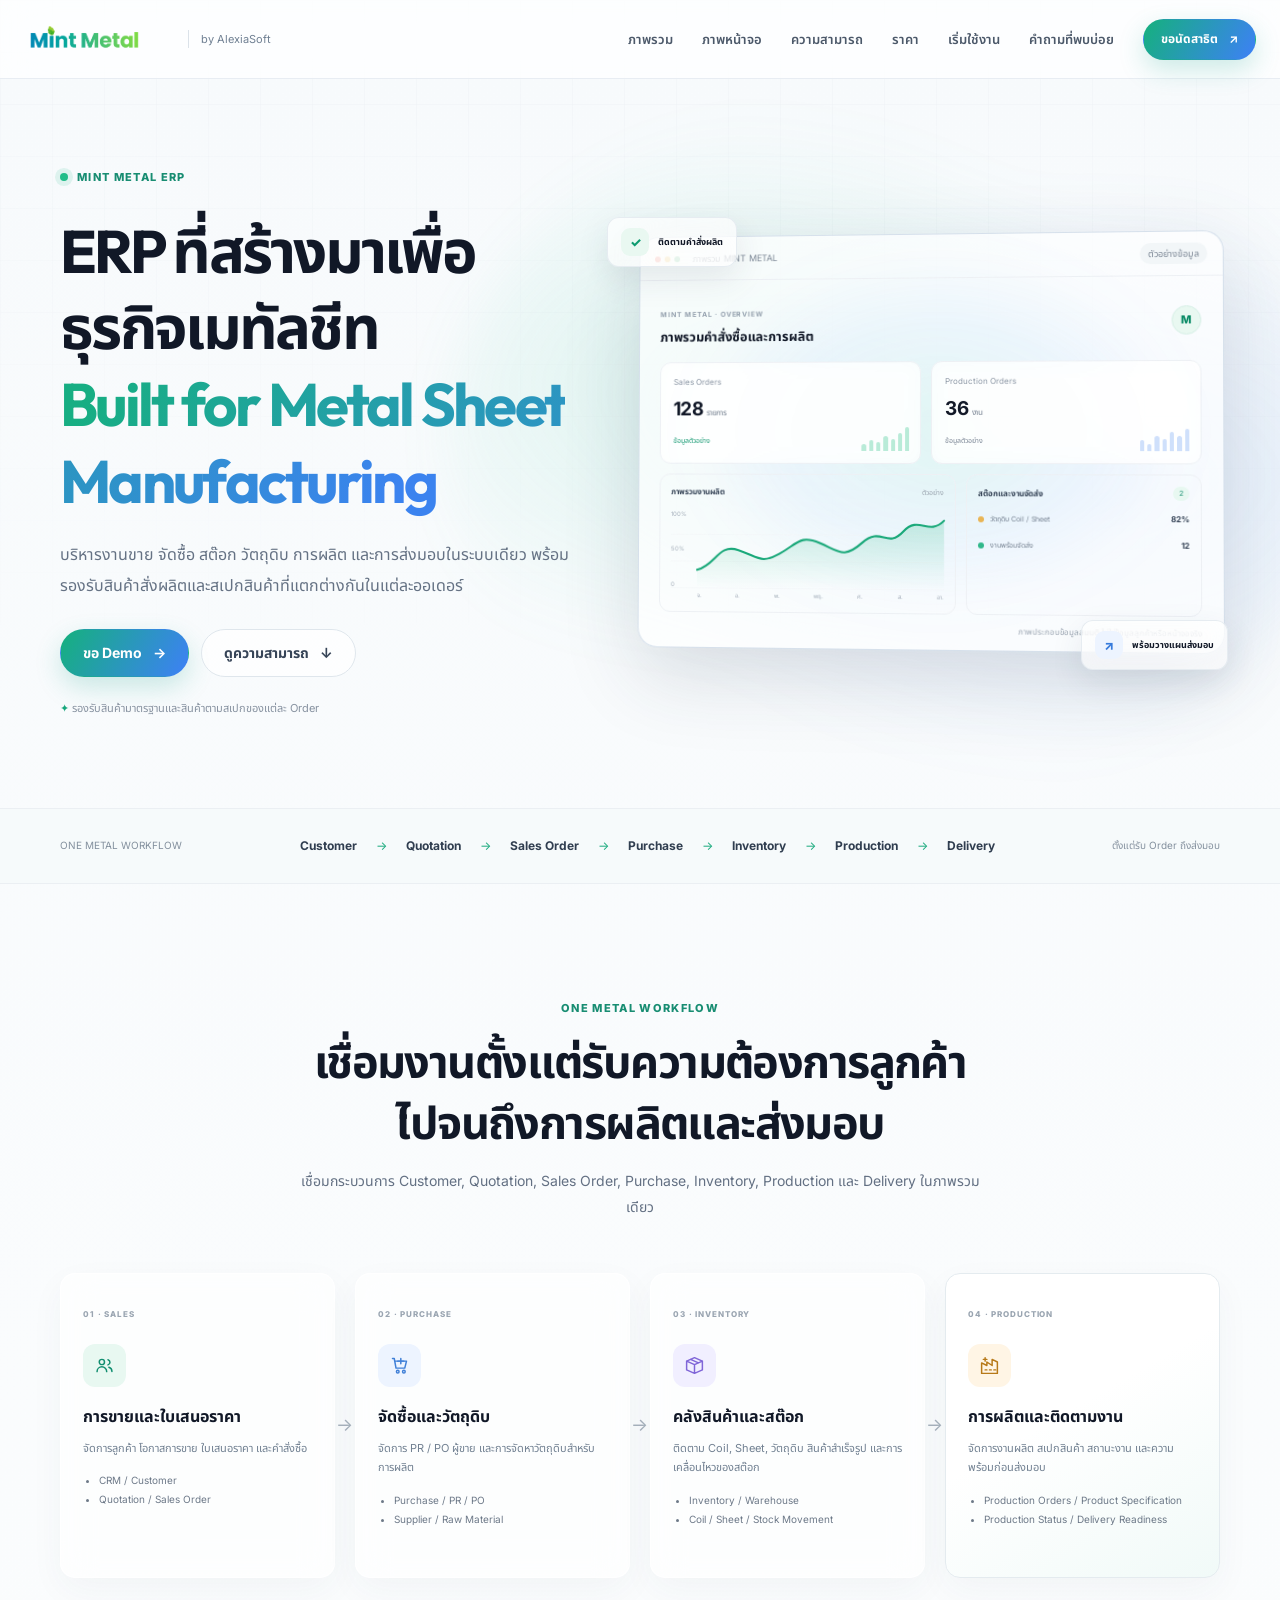
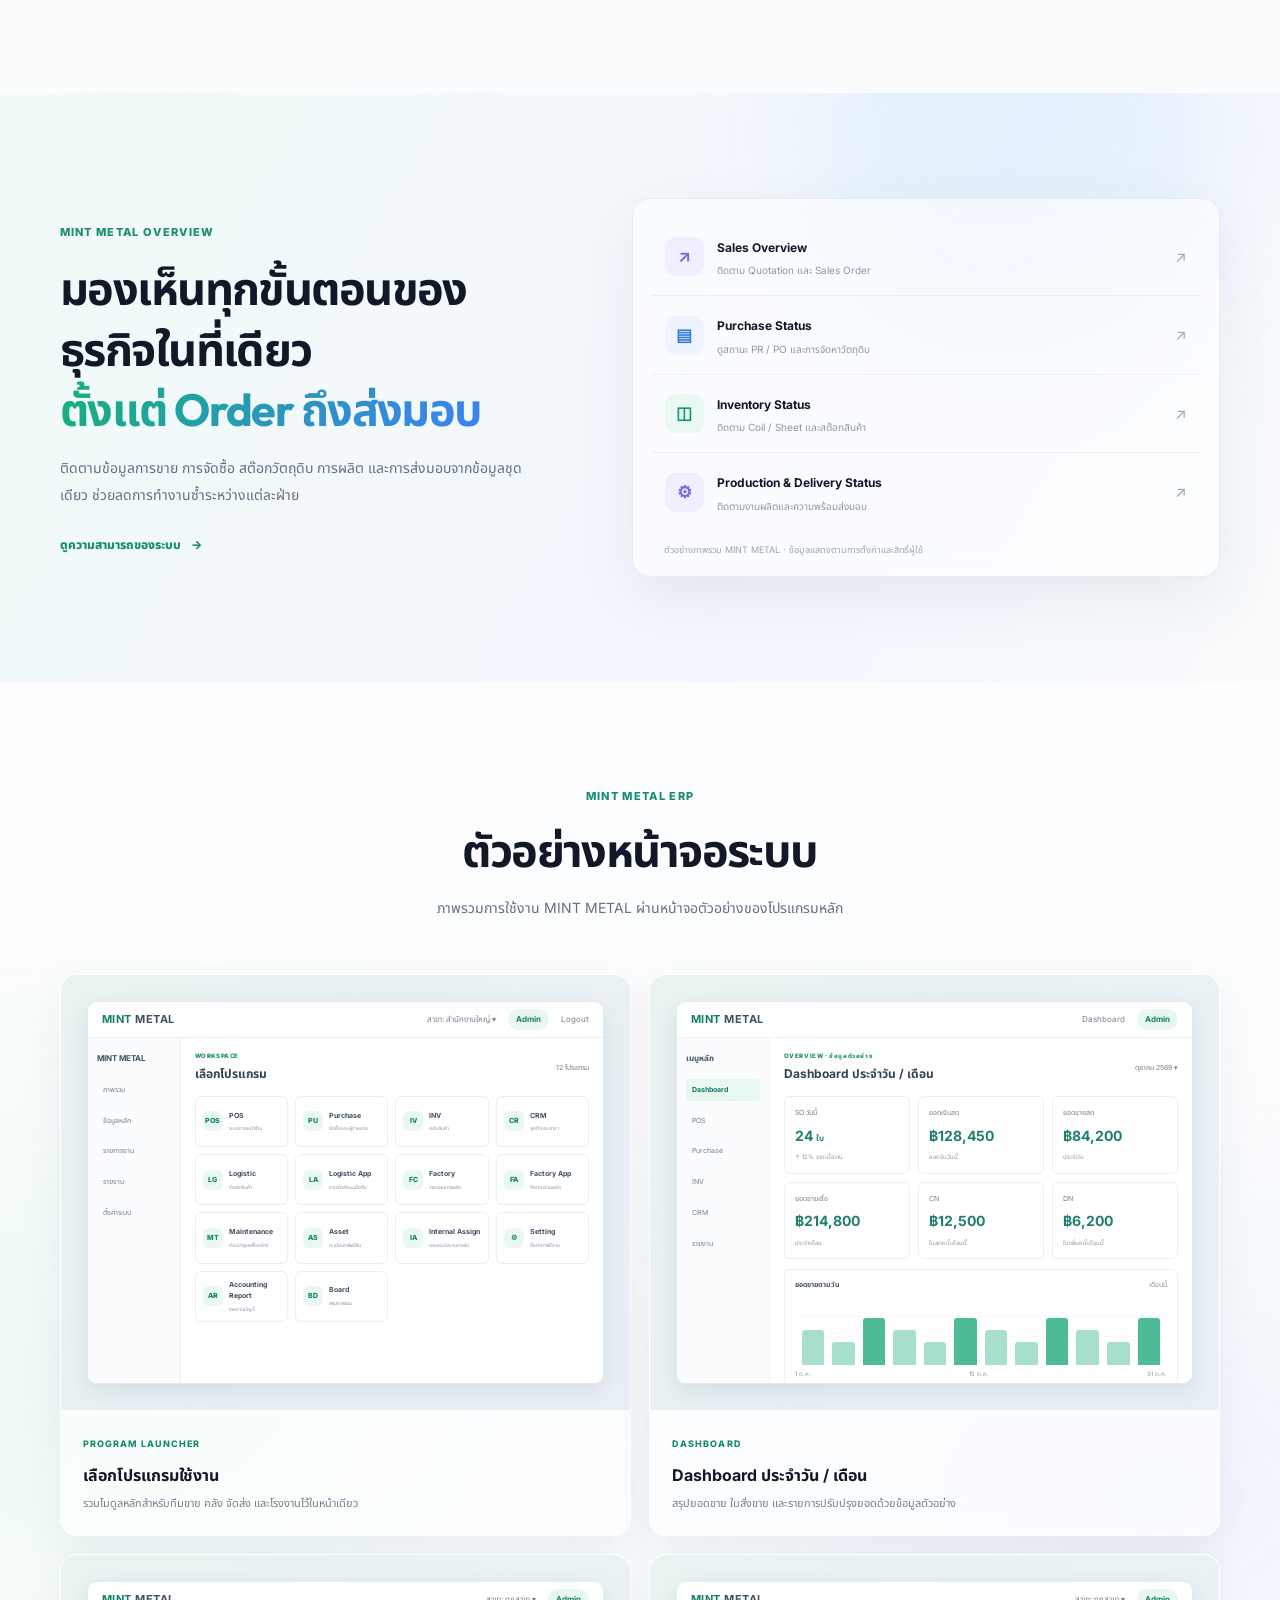
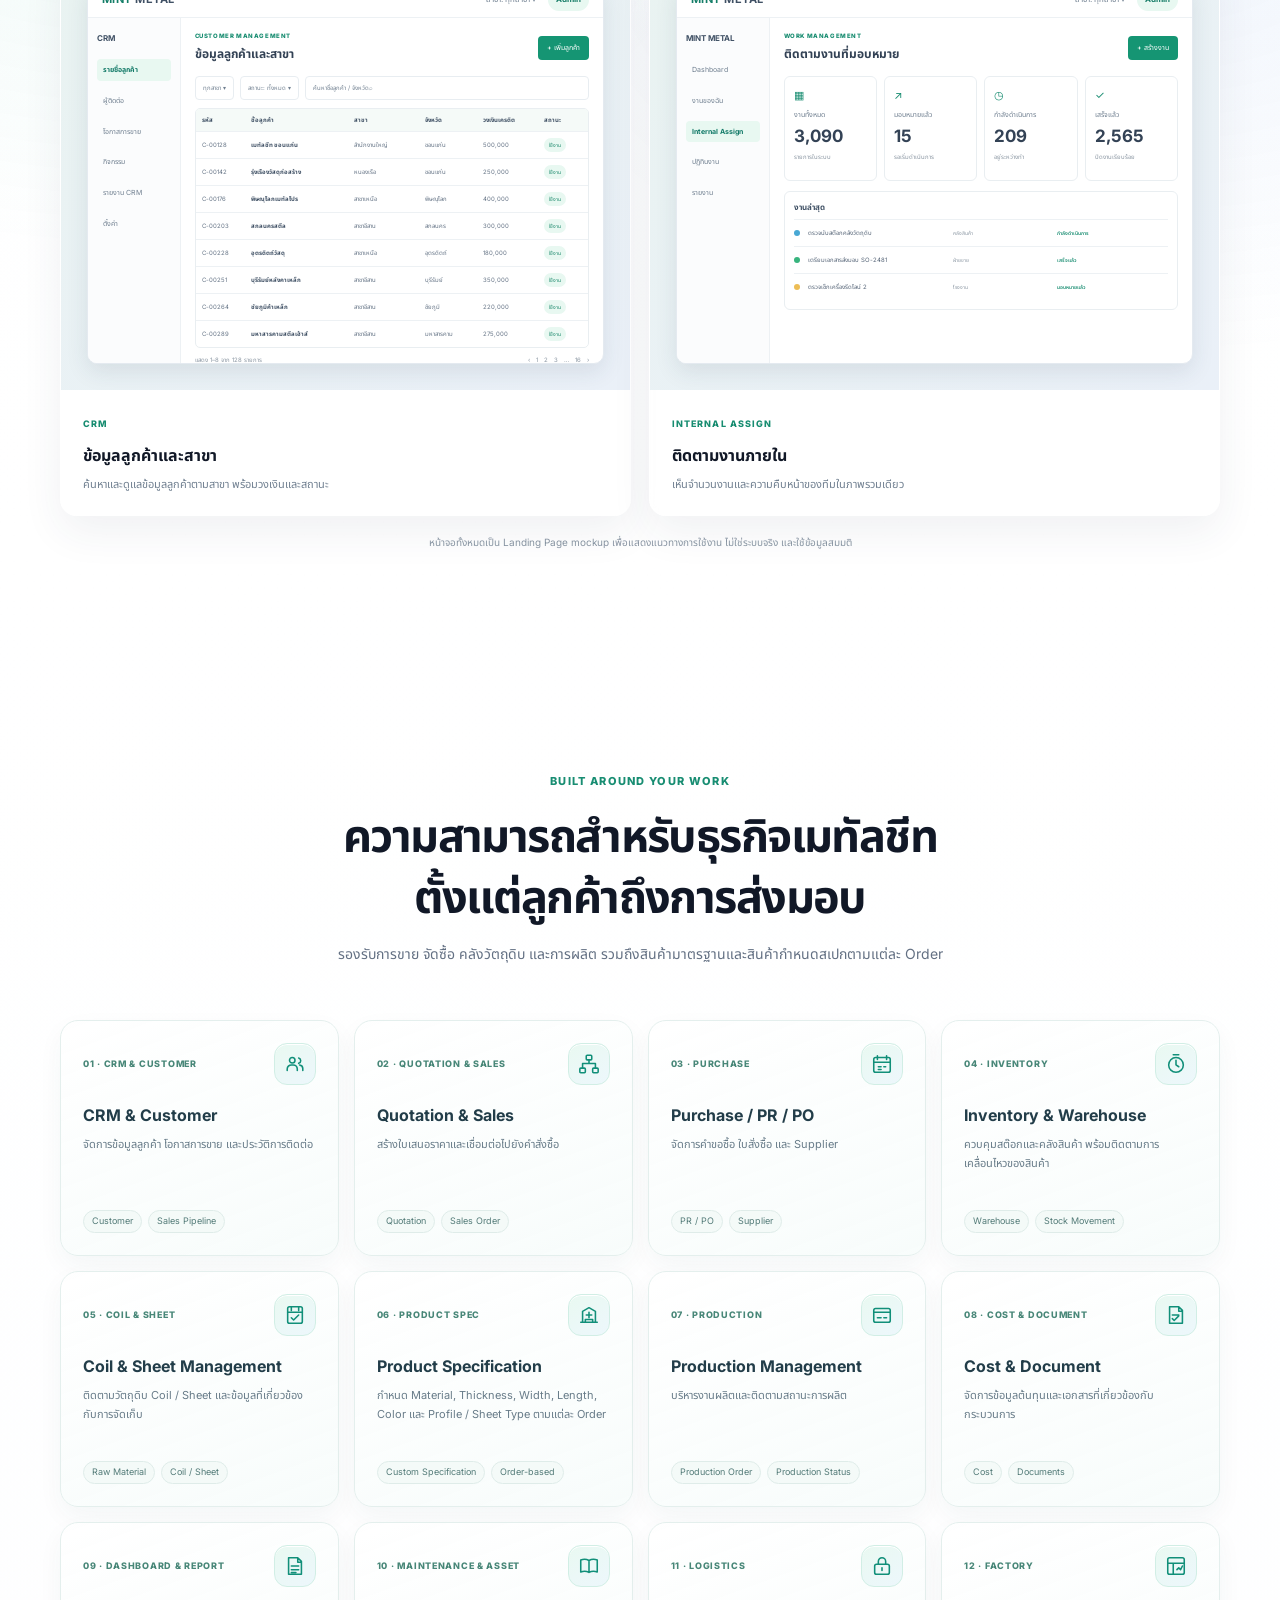
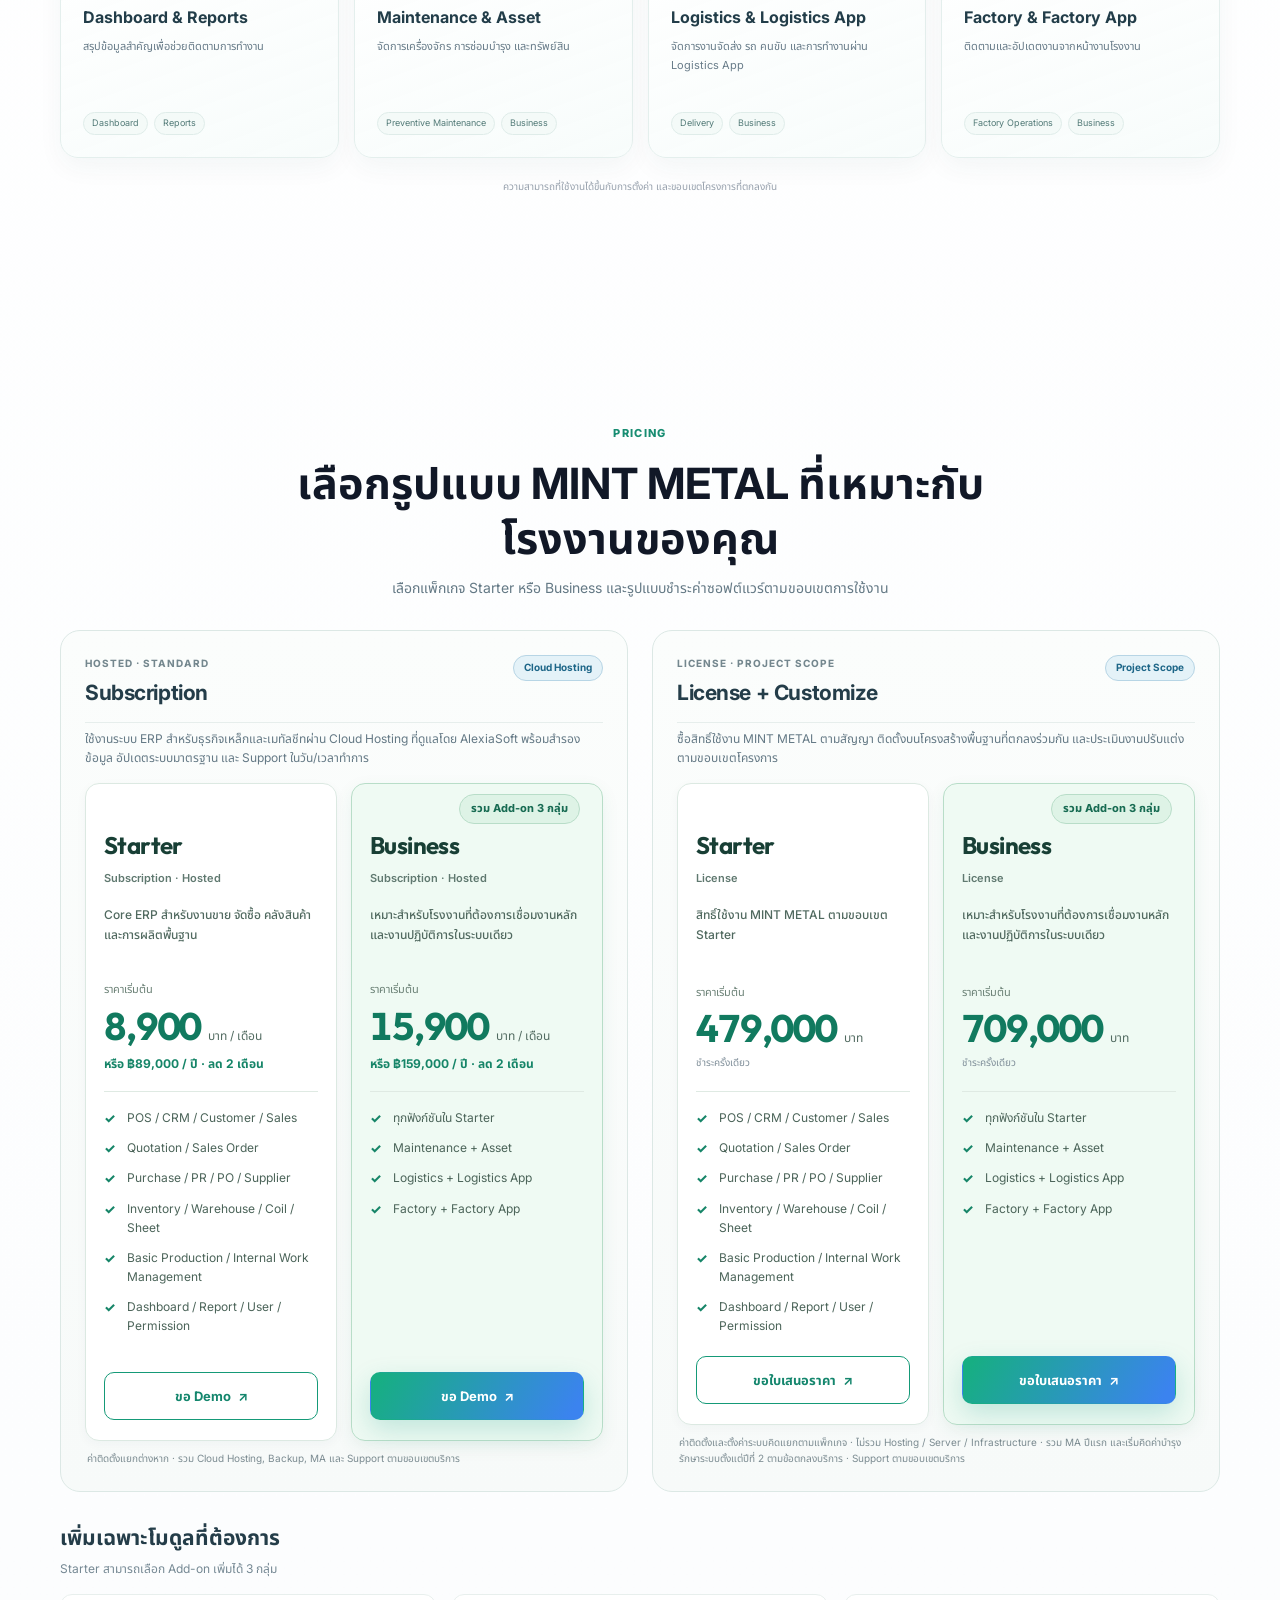
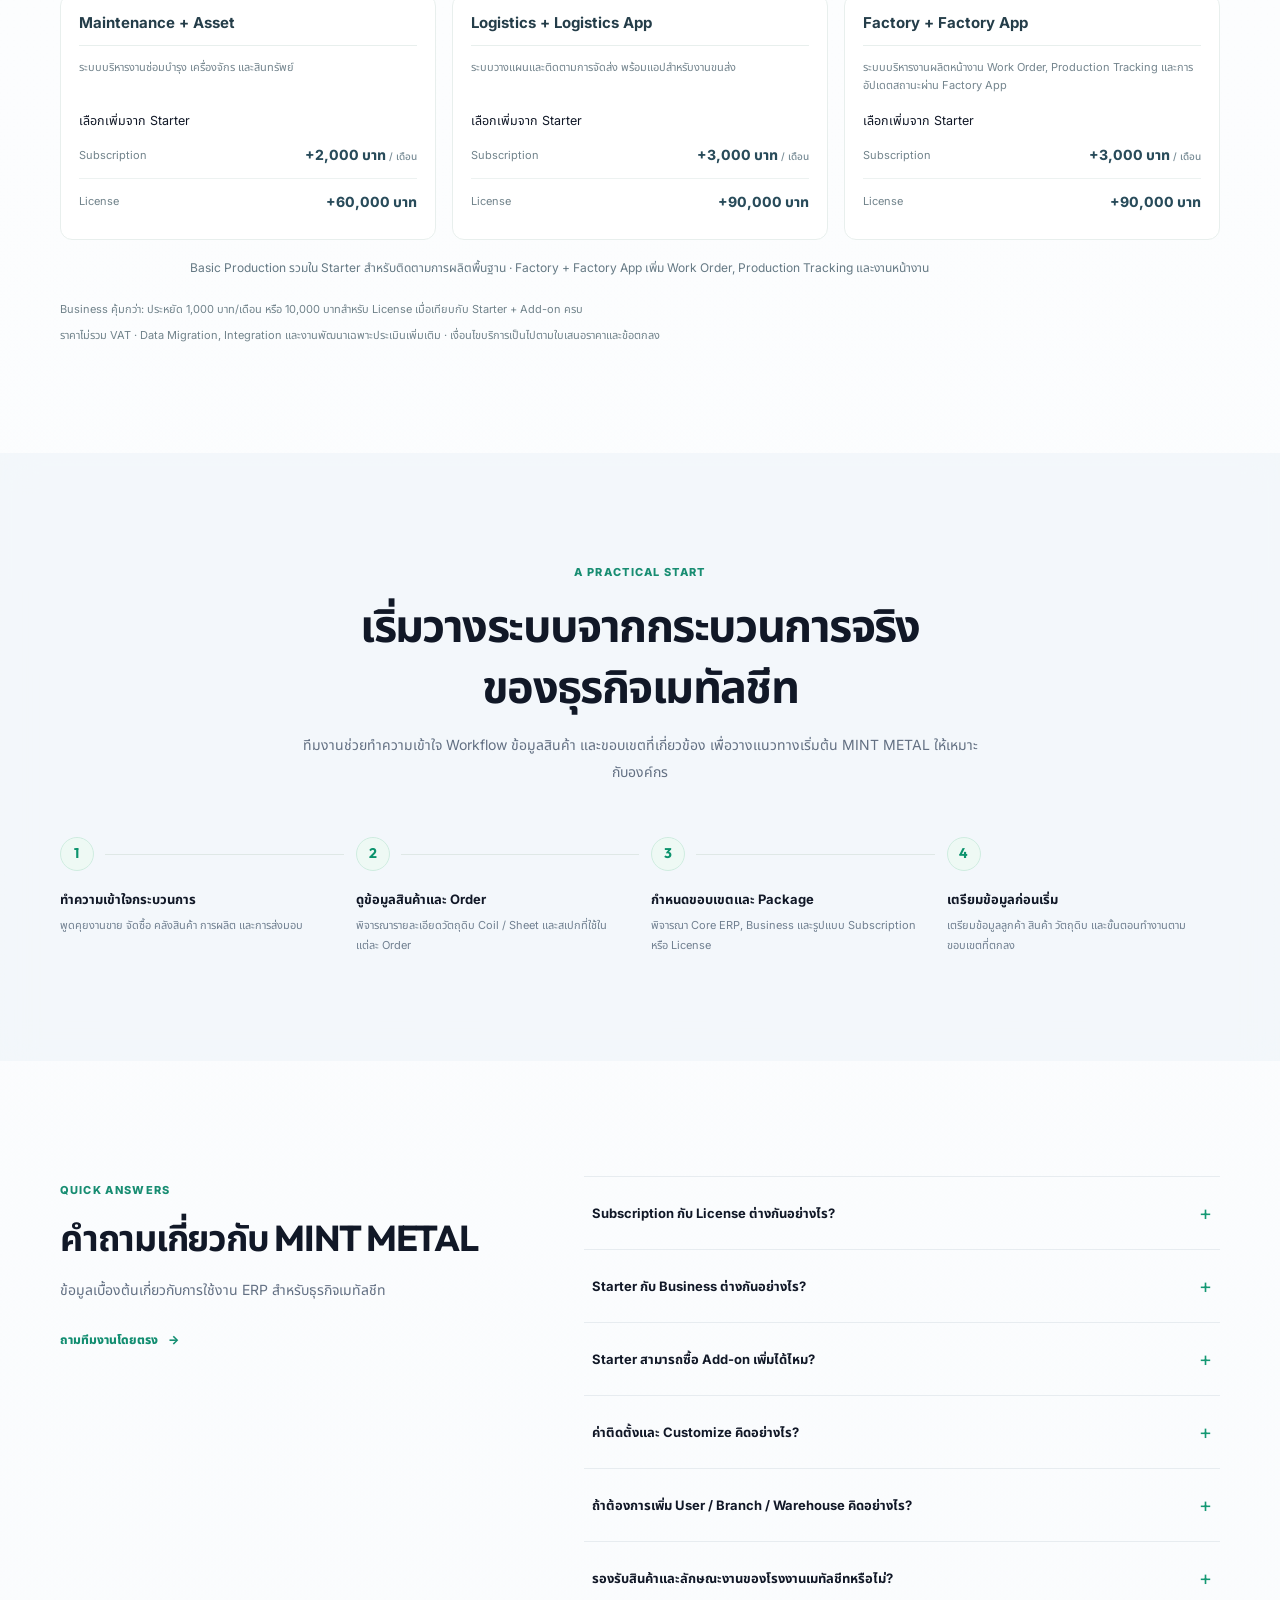
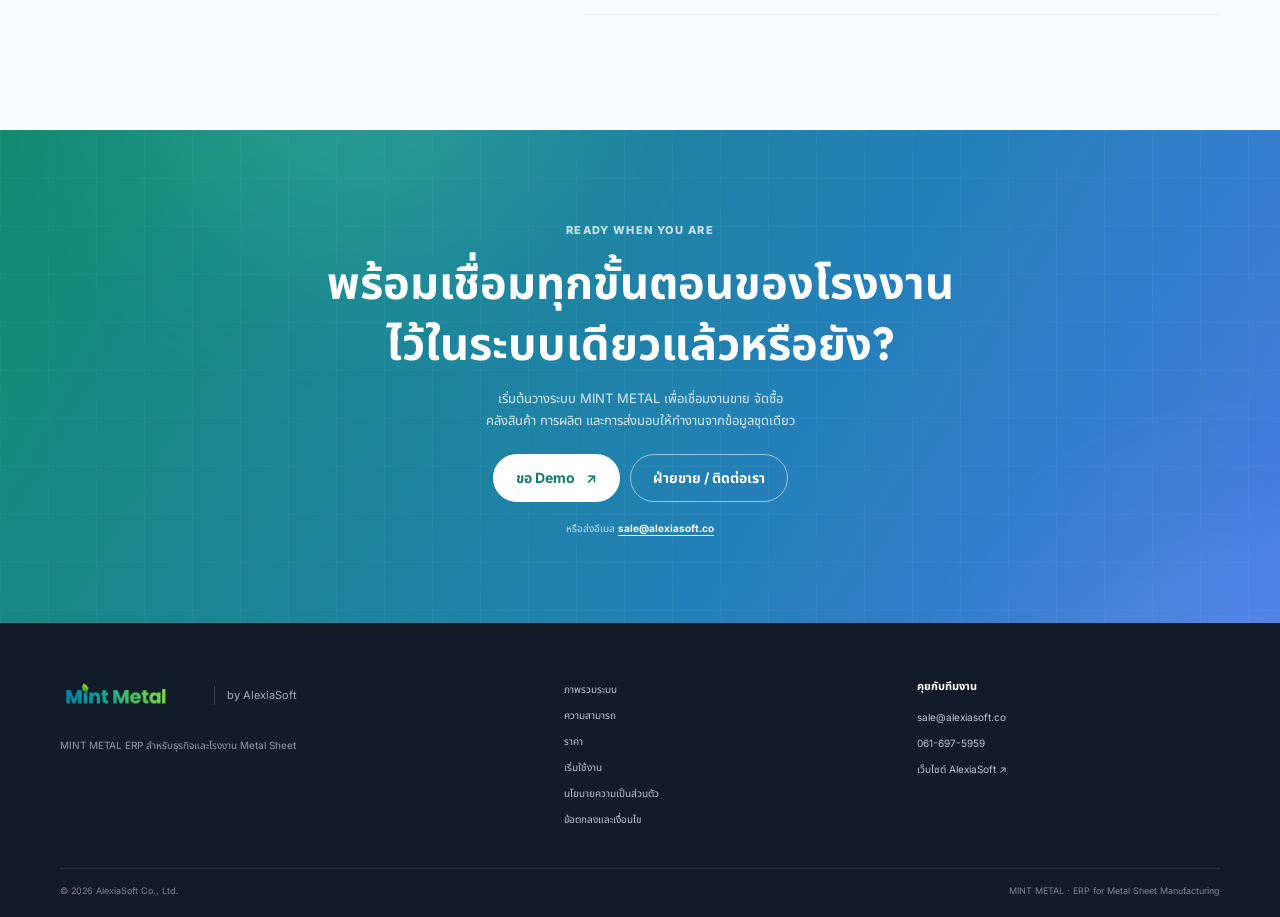
<file: index.html>
﻿<!doctype html>
<html lang="th-TH">

<head>
  <meta charset="utf-8" />
  <meta name="viewport" content="width=device-width, initial-scale=1" />
  <meta name="theme-color" content="#f7fafc" />
  <meta name="robots" content="index,follow,max-image-preview:large" />
  <title>MINT METAL | ERP สำหรับธุรกิจและโรงงานเมทัลชีท</title>
  <meta name="description"
    content="MINT METAL ERP สำหรับธุรกิจเมทัลชีทและโรงงานแปรรูปเหล็ก เชื่อมงานขาย ใบเสนอราคา จัดซื้อ คลังวัตถุดิบ Coil / Sheet การผลิต และส่งมอบ พร้อมรองรับสินค้าตามสเปกแต่ละ Order" />
  <link rel="canonical" href="https://mintmetal.alexiasoft.co/" />
  <meta property="og:type" content="website" />
  <meta property="og:locale" content="th_TH" />
  <meta property="og:site_name" content="MINT METAL by AlexiaSoft" />
  <meta property="og:url" content="https://mintmetal.alexiasoft.co/" />
  <meta property="og:title" content="MINT METAL | ERP สำหรับธุรกิจและโรงงานเมทัลชีท" />
  <meta property="og:description"
    content="MINT METAL ERP สำหรับธุรกิจเมทัลชีทและโรงงานแปรรูปเหล็ก เชื่อมงานขาย ใบเสนอราคา จัดซื้อ คลังวัตถุดิบ Coil / Sheet การผลิต และส่งมอบ พร้อมรองรับสินค้าตามสเปกแต่ละ Order" />
  <meta name="twitter:card" content="summary" />
  <meta name="twitter:title" content="MINT METAL | ERP สำหรับธุรกิจและโรงงานเมทัลชีท" />
  <meta name="twitter:description"
    content="MINT METAL ERP สำหรับธุรกิจเมทัลชีทและโรงงานแปรรูปเหล็ก เชื่อมงานขาย ใบเสนอราคา จัดซื้อ คลังวัตถุดิบ Coil / Sheet การผลิต และส่งมอบ" />
  <link rel="icon" type="image/svg+xml" href="assets/images/favicon.svg" />
  <link rel="icon" type="image/png" href="assets/images/favicon-32.png" />
  <link rel="apple-touch-icon" sizes="192x192" href="assets/images/mint-icon-192.png" />
  <script type="application/ld+json">
      {
        "@context": "https://schema.org",
        "@graph": [
          {
            "@type": "Organization",
            "@id": "https://alexiasoft.co/#organization",
            "name": "AlexiaSoft Company Limited",
            "url": "https://alexiasoft.co/",
            "email": "sale@alexiasoft.co",
            "telephone": "+66-61-697-5959"
          },
          {
            "@type": "WebSite",
            "@id": "https://mintmetal.alexiasoft.co/#website",
            "url": "https://mintmetal.alexiasoft.co/",
            "name": "MINT METAL by AlexiaSoft",
            "inLanguage": "th-TH",
            "publisher": { "@id": "https://alexiasoft.co/#organization" }
          },
          {
            "@type": "SoftwareApplication",
            "name": "MINT METAL",
            "url": "https://mintmetal.alexiasoft.co/",
            "applicationCategory": "BusinessApplication",
            "inLanguage": "th-TH",
            "description": "MINT METAL ERP สำหรับธุรกิจเมทัลชีทและโรงงานแปรรูปเหล็ก เชื่อมงานขาย ใบเสนอราคา จัดซื้อ คลังวัตถุดิบ Coil / Sheet การผลิต และส่งมอบ พร้อมรองรับสินค้าตามสเปกแต่ละ Order",
            "provider": { "@id": "https://alexiasoft.co/#organization" }
          }
        ]
      }
    </script>
  <script type="application/ld+json">
    {
      "@context": "https://schema.org",
      "@type": "FAQPage",
      "mainEntity": [
        {
          "@type": "Question",
          "name": "Subscription กับ License ต่างกันอย่างไร?",
          "acceptedAnswer": { "@type": "Answer", "text": "Subscription เลือกชำระรายเดือนหรือรายปีได้ โดยแพ็กเกจรายปีประหยัดเทียบเท่า 2 เดือน รวม Cloud Hosting, Backup, MA และ Support ตามขอบเขตบริการ ส่วน License เป็นการซื้อสิทธิ์ใช้งานตามสัญญา ไม่รวม Hosting / Server / Infrastructure โดยรวม MA ปีแรก และเริ่มคิด MA ตั้งแต่ปีที่ 2 ตามข้อตกลงบริการ" }
        },
        {
          "@type": "Question",
          "name": "Starter กับ Business ต่างกันอย่างไร?",
          "acceptedAnswer": { "@type": "Answer", "text": "Starter คือ Core ERP ส่วน Business รวม Starter กับ 3 กลุ่ม Add-on ได้แก่ Maintenance + Asset, Logistics + Logistics App และ Factory + Factory App เหมาะกับโรงงานที่ต้องการเชื่อมงานปฏิบัติการ" }
        },
        {
          "@type": "Question",
          "name": "Starter สามารถซื้อ Add-on เพิ่มได้ไหม?",
          "acceptedAnswer": { "@type": "Answer", "text": "ได้ โดยเลือกเพิ่ม Maintenance + Asset, Logistics + Logistics App หรือ Factory + Factory App ส่วน Business รวม Add-on ทั้ง 3 กลุ่มแล้ว" }
        },
        {
          "@type": "Question",
          "name": "ค่าติดตั้งและ Customize คิดอย่างไร?",
          "acceptedAnswer": { "@type": "Answer", "text": "ค่าติดตั้งและตั้งค่าระบบคิดแยกจากราคาแพ็กเกจ ส่วน Customize, Integration, Data Migration และงานพัฒนาเฉพาะประเมินตามขอบเขตโครงการและยืนยันในใบเสนอราคา" }
        },
        {
          "@type": "Question",
          "name": "ถ้าต้องการเพิ่ม User / Branch / Warehouse คิดอย่างไร?",
          "acceptedAnswer": { "@type": "Answer", "text": "หากต้องการเพิ่มผู้ใช้ สาขา หรือคลัง สามารถติดต่อฝ่ายขายเพื่อประเมินตามขอบเขตการใช้งาน" }
        },
        {
          "@type": "Question",
          "name": "รองรับสินค้าและลักษณะงานของโรงงานเมทัลชีทหรือไม่?",
          "acceptedAnswer": { "@type": "Answer", "text": "MINT METAL ออกแบบมาสำหรับงานเมทัลชีท ครอบคลุมลูกค้าและงานขาย ใบเสนอราคาและคำสั่งขาย จัดซื้อ คลัง Coil / Sheet และการผลิตพื้นฐาน พร้อมเลือกใช้โมดูล Factory, Logistics หรือ Maintenance เพิ่มได้" }
        }
      ]
    }
  </script>
  <link rel="preconnect" href="https://fonts.googleapis.com" />
  <link rel="preconnect" href="https://fonts.gstatic.com" crossorigin />
  <link
    href="https://fonts.googleapis.com/css2?family=Inter:wght@400;500;600;700;800&family=Noto+Sans+Thai:wght@400;500;600;700;800&family=Outfit:wght@500;600;700;800&display=swap"
    rel="stylesheet" />
  <link rel="stylesheet" href="assets/css/styles.css" />
</head>

<body>
  <header class="site-header" id="top">
    <div class="nav-wrap">
      <a class="brand" href="#top" aria-label="MINT METAL หน้าแรก">
        <img src="assets/images/mintmetal-logo.png" alt="MINT METAL" />
        <span class="brand-by">by AlexiaSoft</span>
      </a>
      <button class="menu-toggle" type="button" aria-label="เปิดเมนู" aria-expanded="false" aria-controls="main-nav">
        <span></span><span></span><span></span>
      </button>
      <nav class="main-nav" id="main-nav" aria-label="เมนูหลัก">
        <a href="#workflow">ภาพรวม</a>
        <a href="#screens">ภาพหน้าจอ</a>
        <a href="#features">ความสามารถ</a>
        <a href="#pricing">ราคา</a>
        <a href="#getting-started">เริ่มใช้งาน</a>
        <a href="#faq">คำถามที่พบบ่อย</a>
        <a class="button button-small button-primary nav-cta" href="#contact">ขอนัดสาธิต <span
            aria-hidden="true">↗</span></a>
      </nav>
    </div>
  </header>

  <main>
    <section class="hero section-shell">
      <div class="hero-copy reveal">
        <div class="eyebrow"><span class="eyebrow-dot"></span> MINT METAL ERP</div>
        <h1>ERP ที่สร้างมาเพื่อธุรกิจเมทัลชีท<br /><span class="gradient-text">Built for Metal Sheet
            Manufacturing</span></h1>
        <p class="hero-lead">บริหารงานขาย จัดซื้อ สต๊อก วัตถุดิบ การผลิต และการส่งมอบในระบบเดียว
          พร้อมรองรับสินค้าสั่งผลิตและสเปกสินค้าที่แตกต่างกันในแต่ละออเดอร์</p>
        <div class="hero-actions">
          <a class="button button-primary" href="#contact">ขอ Demo <span aria-hidden="true">→</span></a>
          <a class="button button-quiet" href="#features">ดูความสามารถ <span aria-hidden="true">↓</span></a>
        </div>
        <p class="hero-note"><span aria-hidden="true">✦</span> รองรับสินค้ามาตรฐานและสินค้าตามสเปกของแต่ละ Order</p>
      </div>
      <div class="hero-visual reveal" aria-label="ภาพตัวอย่างแนวคิดหน้าภาพรวม MINT METAL ERP ใช้ข้อมูลจำลอง">
        <div class="visual-glow"></div>
        <div class="dashboard-window">
          <div class="window-top">
            <div class="window-dots" aria-hidden="true"><i></i><i></i><i></i></div><span>ภาพรวม MINT METAL</span><span
              class="window-period">ตัวอย่างข้อมูล</span>
          </div>
          <div class="dashboard-content">
            <div class="dashboard-heading">
              <div><span class="mini-label">MINT METAL · OVERVIEW</span>
                <h2>ภาพรวมคำสั่งซื้อและการผลิต</h2>
              </div>
              <div class="avatar">M</div>
            </div>
            <div class="metric-grid">
              <article class="metric-card"><span>Sales Orders</span><strong>128 <small>รายการ</small></strong><small
                  class="metric-up">ข้อมูลตัวอย่าง</small>
                <div class="metric-spark spark-green"><i></i><i></i><i></i><i></i><i></i><i></i><i></i></div>
              </article>
              <article class="metric-card"><span>Production Orders</span><strong>36 <small>งาน</small></strong><small
                  class="metric-neutral">ข้อมูลตัวอย่าง</small>
                <div class="metric-spark spark-blue"><i></i><i></i><i></i><i></i><i></i><i></i><i></i></div>
              </article>
            </div>
            <div class="dashboard-lower">
              <div class="chart-card">
                <div class="chart-title"><strong>ภาพรวมงานผลิต</strong><span>ตัวอย่าง</span></div>
                <div class="chart-area">
                  <div class="chart-y"><span>100%</span><span>50%</span><span>0</span></div><svg viewBox="0 0 360 112"
                    role="img" aria-label="กราฟตัวอย่างสถานะงานผลิต">
                    <defs>
                      <linearGradient id="chart-fill" x1="0" x2="0" y1="0" y2="1">
                        <stop offset="0" stop-color="#28bd83" stop-opacity=".22" />
                        <stop offset="1" stop-color="#28bd83" stop-opacity="0" />
                      </linearGradient>
                    </defs>
                    <path
                      d="M0 86 C28 79 31 47 61 57 S94 77 121 62 S151 34 180 46 S215 69 242 45 S278 54 301 29 S337 36 360 13 V112 H0Z"
                      fill="url(#chart-fill)" />
                    <path
                      d="M0 86 C28 79 31 47 61 57 S94 77 121 62 S151 34 180 46 S215 69 242 45 S278 54 301 29 S337 36 360 13"
                      fill="none" stroke="#19a879" stroke-width="3" stroke-linecap="round" />
                  </svg>
                </div>
                <div class="chart-x">
                  <span>จ.</span><span>อ.</span><span>พ.</span><span>พฤ.</span><span>ศ.</span><span>ส.</span><span>อา.</span>
                </div>
              </div>
              <div class="work-card">
                <div class="chart-title"><strong>สต๊อกและงานจัดส่ง</strong><span class="count-pill">2</span></div>
                <div class="work-row"><i class="work-dot dot-amber"></i><span>วัตถุดิบ Coil / Sheet</span><b>82%</b>
                </div>
                <div class="work-row"><i class="work-dot dot-green"></i><span>งานพร้อมจัดส่ง</span><b>12</b></div>
              </div>
            </div>
            <p class="demo-disclaimer">ภาพประกอบข้อมูลสมมติ ไม่ใช่ข้อมูลลูกค้าหรือหน้าจอจริง</p>
          </div>
        </div>
        <div class="float-chip chip-one"><span class="chip-icon green-icon">✓</span><span><b>ติดตามคำสั่งผลิต</b></span>
        </div>
        <div class="float-chip chip-two"><span class="chip-icon blue-icon">↗</span><span><b>พร้อมวางแผนส่งมอบ</b></span>
        </div>
      </div>
    </section>
    <section class="trust-strip" aria-label="ภาพรวมกระบวนการ MINT METAL">
      <div class="section-shell trust-inner"><span>ONE METAL WORKFLOW</span>
        <div><b>Customer</b><i>→</i><b>Quotation</b><i>→</i><b>Sales
            Order</b><i>→</i><b>Purchase</b><i>→</i><b>Inventory</b><i>→</i><b>Production</b><i>→</i><b>Delivery</b>
        </div><span class="trust-caption">ตั้งแต่รับ Order ถึงส่งมอบ</span>
      </div>
    </section>
    <section class="section section-shell workflow-section" id="workflow">
      <div class="section-heading reveal"><span class="eyebrow">ONE METAL WORKFLOW</span>
        <h2>เชื่อมงานตั้งแต่รับความต้องการลูกค้า ไปจนถึงการผลิตและส่งมอบ</h2>
        <p>เชื่อมกระบวนการ Customer, Quotation, Sales Order, Purchase, Inventory, Production และ Delivery ในภาพรวมเดียว
        </p>
      </div>
      <div class="flow-grid">
        <article class="flow-card reveal"><span class="flow-step">01 · SALES</span>
          <div class="flow-icon icon-mint"><svg viewBox="0 0 24 24" aria-hidden="true">
              <circle cx="9" cy="8" r="3" />
              <path d="M3.5 19a5.5 5.5 0 0 1 11 0M16 5.5a3 3 0 0 1 0 5.8M17 14a5 5 0 0 1 3.5 4.8" />
            </svg></div>
          <h3>การขายและใบเสนอราคา</h3>
          <p>จัดการลูกค้า โอกาสการขาย ใบเสนอราคา และคำสั่งซื้อ</p>
          <ul>
            <li>CRM / Customer</li>
            <li>Quotation / Sales Order</li>
          </ul>
        </article>
        <article class="flow-card reveal"><span class="flow-step">02 · PURCHASE</span>
          <div class="flow-icon icon-blue"><svg viewBox="0 0 24 24" aria-hidden="true">
              <path d="M4 4h2l2 11h10l2-8H7" />
              <circle cx="10" cy="19" r="1.5" />
              <circle cx="17" cy="19" r="1.5" />
              <path d="M10 7h7M13.5 4v6" />
            </svg></div>
          <h3>จัดซื้อและวัตถุดิบ</h3>
          <p>จัดการ PR / PO ผู้ขาย และการจัดหาวัตถุดิบสำหรับการผลิต</p>
          <ul>
            <li>Purchase / PR / PO</li>
            <li>Supplier / Raw Material</li>
          </ul>
        </article>
        <article class="flow-card reveal"><span class="flow-step">03 · INVENTORY</span>
          <div class="flow-icon icon-purple"><svg viewBox="0 0 24 24" aria-hidden="true">
              <path d="m3 7 9-4 9 4v10l-9 4-9-4zM3 7l9 4 9-4M12 11v10M7.5 5l9 4" />
            </svg></div>
          <h3>คลังสินค้าและสต๊อก</h3>
          <p>ติดตาม Coil, Sheet, วัตถุดิบ สินค้าสำเร็จรูป และการเคลื่อนไหวของสต๊อก</p>
          <ul>
            <li>Inventory / Warehouse</li>
            <li>Coil / Sheet / Stock Movement</li>
          </ul>
        </article>
        <article class="flow-card flow-optional reveal"><span class="flow-step">04 · PRODUCTION</span>
          <div class="flow-icon icon-amber"><svg viewBox="0 0 24 24" aria-hidden="true">
              <path d="M3 21V9l6 3V8l6 4V5l6 3v13zM7 17h2m3 0h2m3 0h2" />
              <path d="M5 5h4M7 3v4" />
            </svg></div>
          <h3>การผลิตและติดตามงาน</h3>
          <p>จัดการงานผลิต สเปกสินค้า สถานะงาน และความพร้อมก่อนส่งมอบ</p>
          <ul>
            <li>Production Orders / Product Specification</li>
            <li>Production Status / Delivery Readiness</li>
          </ul>
        </article>
      </div>
    </section>
    <section class="owner-section">
      <div class="section-shell owner-inner">
        <div class="owner-copy reveal">
          <span class="eyebrow">MINT METAL OVERVIEW</span>
          <h2>มองเห็นทุกขั้นตอนของธุรกิจในที่เดียว<br /><span class="gradient-text">ตั้งแต่ Order ถึงส่งมอบ</span></h2>
          <p>ติดตามข้อมูลการขาย การจัดซื้อ สต๊อกวัตถุดิบ การผลิต และการส่งมอบจากข้อมูลชุดเดียว
            ช่วยลดการทำงานซ้ำระหว่างแต่ละฝ่าย</p>
          <a class="text-link" href="#features">ดูความสามารถของระบบ <span aria-hidden="true">→</span></a>
        </div>
        <div class="owner-panels reveal">
          <article class="owner-panel">
            <div class="owner-panel-icon purple-icon">↗</div>
            <div><strong>Sales Overview</strong>
              <p>ติดตาม Quotation และ Sales Order</p>
            </div><span class="panel-arrow">↗</span>
          </article>
          <article class="owner-panel">
            <div class="owner-panel-icon blue-icon">▤</div>
            <div><strong>Purchase Status</strong>
              <p>ดูสถานะ PR / PO และการจัดหาวัตถุดิบ</p>
            </div><span class="panel-arrow">↗</span>
          </article>
          <article class="owner-panel">
            <div class="owner-panel-icon green-icon">◫</div>
            <div><strong>Inventory Status</strong>
              <p>ติดตาม Coil / Sheet และสต๊อกสินค้า</p>
            </div><span class="panel-arrow">↗</span>
          </article>
          <article class="owner-panel">
            <div class="owner-panel-icon purple-icon">⚙</div>
            <div><strong>Production & Delivery Status</strong>
              <p>ติดตามงานผลิตและความพร้อมส่งมอบ</p>
            </div><span class="panel-arrow">↗</span>
          </article>
          <div class="owner-footnote">ตัวอย่างภาพรวม MINT METAL · ข้อมูลแสดงตามการตั้งค่าและสิทธิ์ผู้ใช้</div>
        </div>
      </div>
    </section>
    <section class="section section-shell screens-section" id="screens">
      <div class="section-heading reveal"><span class="eyebrow">MINT METAL ERP</span>
        <h2>ตัวอย่างหน้าจอระบบ</h2>
        <p>ภาพรวมการใช้งาน MINT METAL ผ่านหน้าจอตัวอย่างของโปรแกรมหลัก</p>
      </div>
      <div class="screen-grid">
        <figure class="screen-card reveal">
          <div class="screen-preview" role="img" aria-label="ตัวอย่างหน้าเลือกโปรแกรม MINT METAL">
            <div class="preview-window mockup-launcher">
              <div class="mockup-topbar"><strong class="mockup-brand">MINT <span>METAL</span></strong>
                <div class="mockup-user"><span>สาขา: สำนักงานใหญ่ ▾</span><b>Admin</b><span>Logout</span></div>
              </div>
              <div class="mockup-body">
                <aside class="mockup-sidebar"><b>MINT
                    METAL</b><span>ภาพรวม</span><span>ข้อมูลหลัก</span><span>รายการงาน</span><span>รายงาน</span><span>ตั้งค่าระบบ</span>
                </aside>
                <div class="mockup-content">
                  <div class="mockup-heading">
                    <div><small>WORKSPACE</small><strong>เลือกโปรแกรม</strong></div><span>12 โปรแกรม</span>
                  </div>
                  <div class="mockup-programs">
                    <div><i>POS</i><b>POS</b><small>ระบบขายหน้าร้าน</small></div>
                    <div><i>PU</i><b>Purchase</b><small>จัดซื้อและผู้จำหน่าย</small></div>
                    <div><i>IV</i><b>INV</b><small>คลังสินค้า</small></div>
                    <div><i>CR</i><b>CRM</b><small>ลูกค้าและสาขา</small></div>
                    <div><i>LG</i><b>Logistic</b><small>จัดส่งสินค้า</small></div>
                    <div><i>LA</i><b>Logistic App</b><small>งานจัดส่งบนมือถือ</small></div>
                    <div><i>FC</i><b>Factory</b><small>วางแผนการผลิต</small></div>
                    <div><i>FA</i><b>Factory App</b><small>ติดตามงานผลิต</small></div>
                    <div><i>MT</i><b>Maintenance</b><small>ซ่อมบำรุงเครื่องจักร</small></div>
                    <div><i>AS</i><b>Asset</b><small>ทะเบียนทรัพย์สิน</small></div>
                    <div><i>IA</i><b>Internal Assign</b><small>มอบหมายงานภายใน</small></div>
                    <div><i>⚙</i><b>Setting</b><small>ตั้งค่าการใช้งาน</small></div>
                    <div><i>AR</i><b>Accounting Report</b><small>รายงานบัญชี</small></div>
                    <div><i>BD</i><b>Board</b><small>สรุปภาพรวม</small></div>
                  </div>
                </div>
              </div>
            </div>
          </div>
          <figcaption><span class="screen-module">PROGRAM LAUNCHER</span>
            <h3>เลือกโปรแกรมใช้งาน</h3>
            <p>รวมโมดูลหลักสำหรับทีมขาย คลัง จัดส่ง และโรงงานไว้ในหน้าเดียว</p>
          </figcaption>
        </figure>
        <figure class="screen-card reveal">
          <div class="screen-preview" role="img" aria-label="ตัวอย่าง Dashboard ยอดขายประจำวันและประจำเดือน">
            <div class="preview-window mockup-dashboard">
              <div class="mockup-topbar"><strong class="mockup-brand">MINT <span>METAL</span></strong>
                <div class="mockup-user"><span>Dashboard</span><b>Admin</b></div>
              </div>
              <div class="mockup-body">
                <aside class="mockup-sidebar"><b>เมนูหลัก</b><span
                    class="active">Dashboard</span><span>POS</span><span>Purchase</span><span>INV</span><span>CRM</span><span>รายงาน</span>
                </aside>
                <div class="mockup-content">
                  <div class="mockup-heading">
                    <div><small>OVERVIEW · ข้อมูลตัวอย่าง</small><strong>Dashboard ประจำวัน / เดือน</strong></div>
                    <span>ตุลาคม 2569 ▾</span>
                  </div>
                  <div class="mockup-metrics">
                    <div><small>SO วันนี้</small><b>24 <em>ใบ</em></b><span>↑ 12% จากเมื่อวาน</span></div>
                    <div><small>ยอดเงินสด</small><b>฿128,450</b><span>ยอดรับวันนี้</span></div>
                    <div><small>ยอดขายสด</small><b>฿84,200</b><span>ประจำวัน</span></div>
                    <div><small>ยอดขายเชื่อ</small><b>฿214,800</b><span>ประจำเดือน</span></div>
                    <div><small>CN</small><b>฿12,500</b><span>ใบลดหนี้เดือนนี้</span></div>
                    <div><small>DN</small><b>฿6,200</b><span>ใบเพิ่มหนี้เดือนนี้</span></div>
                  </div>
                  <div class="mockup-chart">
                    <div><b>ยอดขายตามวัน</b><span>เดือนนี้</span></div>
                    <div class="mockup-bars">
                      <i></i><i></i><i></i><i></i><i></i><i></i><i></i><i></i><i></i><i></i><i></i><i></i>
                    </div><small>1
                      ต.ค. <span>15 ต.ค.</span> 31 ต.ค.</small>
                  </div>
                </div>
              </div>
            </div>
          </div>
          <figcaption><span class="screen-module">DASHBOARD</span>
            <h3>Dashboard ประจำวัน / เดือน</h3>
            <p>สรุปยอดขาย ใบสั่งขาย และรายการปรับปรุงยอดด้วยข้อมูลตัวอย่าง</p>
          </figcaption>
        </figure>
        <figure class="screen-card reveal">
          <div class="screen-preview" role="img" aria-label="ตัวอย่างหน้า CRM รายชื่อลูกค้าและสาขา">
            <div class="preview-window mockup-crm">
              <div class="mockup-topbar"><strong class="mockup-brand">MINT <span>METAL</span></strong>
                <div class="mockup-user"><span>สาขา: ทุกสาขา ▾</span><b>Admin</b></div>
              </div>
              <div class="mockup-body">
                <aside class="mockup-sidebar"><b>CRM</b><span
                    class="active">รายชื่อลูกค้า</span><span>ผู้ติดต่อ</span><span>โอกาสการขาย</span><span>กิจกรรม</span><span>รายงาน
                    CRM</span><span>ตั้งค่า</span></aside>
                <div class="mockup-content">
                  <div class="mockup-heading">
                    <div><small>CUSTOMER MANAGEMENT</small><strong>ข้อมูลลูกค้าและสาขา</strong></div><button
                      type="button">+ เพิ่มลูกค้า</button>
                  </div>
                  <div class="mockup-filters"><span>ทุกสาขา ▾</span><span>สถานะ: ทั้งหมด ▾</span><span>ค้นหาชื่อลูกค้า /
                      จังหวัด⌕</span></div>
                  <div class="mockup-table">
                    <div class="mockup-row mockup-th">
                      <b>รหัส</b><b>ชื่อลูกค้า</b><b>สาขา</b><b>จังหวัด</b><b>วงเงินเครดิต</b><b>สถานะ</b>
                    </div>
                    <div class="mockup-row"><span>C-00128</span><b>เมทัลชีท
                        ขอนแก่น</b><span>สำนักงานใหญ่</span><span>ขอนแก่น</span><span>500,000</span><em>ใช้งาน</em>
                    </div>
                    <div class="mockup-row">
                      <span>C-00142</span><b>รุ่งเรืองวัสดุก่อสร้าง</b><span>หนองเรือ</span><span>ขอนแก่น</span><span>250,000</span><em>ใช้งาน</em>
                    </div>
                    <div class="mockup-row">
                      <span>C-00176</span><b>พิษณุโลกเมทัลโปร</b><span>สาขาเหนือ</span><span>พิษณุโลก</span><span>400,000</span><em>ใช้งาน</em>
                    </div>
                    <div class="mockup-row">
                      <span>C-00203</span><b>สกลนครสตีล</b><span>สาขาอีสาน</span><span>สกลนคร</span><span>300,000</span><em>ใช้งาน</em>
                    </div>
                    <div class="mockup-row">
                      <span>C-00228</span><b>อุตรดิตถ์วัสดุ</b><span>สาขาเหนือ</span><span>อุตรดิตถ์</span><span>180,000</span><em>ใช้งาน</em>
                    </div>
                    <div class="mockup-row">
                      <span>C-00251</span><b>บุรีรัมย์หลังคาเหล็ก</b><span>สาขาอีสาน</span><span>บุรีรัมย์</span><span>350,000</span><em>ใช้งาน</em>
                    </div>
                    <div class="mockup-row">
                      <span>C-00264</span><b>ชัยภูมิค้าเหล็ก</b><span>สาขาอีสาน</span><span>ชัยภูมิ</span><span>220,000</span><em>ใช้งาน</em>
                    </div>
                    <div class="mockup-row">
                      <span>C-00289</span><b>มหาสารคามสตีลเฮ้าส์</b><span>สาขาอีสาน</span><span>มหาสารคาม</span><span>275,000</span><em>ใช้งาน</em>
                    </div>
                  </div>
                  <div class="mockup-pagination">แสดง 1–8 จาก 128 รายการ <span>‹　1　2　3　…　16　›</span></div>
                </div>
              </div>
            </div>
          </div>
          <figcaption><span class="screen-module">CRM</span>
            <h3>ข้อมูลลูกค้าและสาขา</h3>
            <p>ค้นหาและดูแลข้อมูลลูกค้าตามสาขา พร้อมวงเงินและสถานะ</p>
          </figcaption>
        </figure>
        <figure class="screen-card reveal">
          <div class="screen-preview" role="img" aria-label="ตัวอย่าง Internal Assign สรุปสถานะงานที่มอบหมาย">
            <div class="preview-window mockup-assign">
              <div class="mockup-topbar"><strong class="mockup-brand">MINT <span>METAL</span></strong>
                <div class="mockup-user"><span>สาขา: ทุกสาขา ▾</span><b>Admin</b></div>
              </div>
              <div class="mockup-body">
                <aside class="mockup-sidebar"><b>MINT METAL</b><span>Dashboard</span><span>งานของฉัน</span><span
                    class="active">Internal Assign</span><span>ปฏิทินงาน</span><span>รายงาน</span></aside>
                <div class="mockup-content">
                  <div class="mockup-heading">
                    <div><small>WORK MANAGEMENT</small><strong>ติดตามงานที่มอบหมาย</strong></div><button type="button">+
                      สร้างงาน</button>
                  </div>
                  <div class="mockup-assignment-cards">
                    <div><i>▦</i><small>งานทั้งหมด</small><b>3,090</b><span>รายการในระบบ</span></div>
                    <div><i>↗</i><small>มอบหมายแล้ว</small><b>15</b><span>รอเริ่มดำเนินการ</span></div>
                    <div><i>◷</i><small>กำลังดำเนินการ</small><b>209</b><span>อยู่ระหว่างทำ</span></div>
                    <div><i>✓</i><small>เสร็จแล้ว</small><b>2,565</b><span>ปิดงานเรียบร้อย</span></div>
                  </div>
                  <div class="mockup-task-list"><b>งานล่าสุด</b>
                    <div><span
                        class="mockup-status ongoing"></span><span>ตรวจนับสต๊อกคลังวัตถุดิบ</span><small>คลังสินค้า</small><b>กำลังดำเนินการ</b>
                    </div>
                    <div><span class="mockup-status done"></span><span>เตรียมเอกสารส่งมอบ
                        SO-2481</span><small>ฝ่ายขาย</small><b>เสร็จแล้ว</b></div>
                    <div><span class="mockup-status waiting"></span><span>ตรวจเช็กเครื่องรีดไลน์
                        2</span><small>โรงงาน</small><b>มอบหมายแล้ว</b></div>
                  </div>
                </div>
              </div>
            </div>
          </div>
          <figcaption><span class="screen-module">INTERNAL ASSIGN</span>
            <h3>ติดตามงานภายใน</h3>
            <p>เห็นจำนวนงานและความคืบหน้าของทีมในภาพรวมเดียว</p>
          </figcaption>
        </figure>
      </div>
      <p class="screen-disclaimer">หน้าจอทั้งหมดเป็น Landing Page mockup เพื่อแสดงแนวทางการใช้งาน ไม่ใช่ระบบจริง
        และใช้ข้อมูลสมมติ</p>
    </section>
    <section class="section section-shell features-section" id="features">
      <div class="section-heading reveal">
        <span class="eyebrow">BUILT AROUND YOUR WORK</span>
        <h2>ความสามารถสำหรับธุรกิจเมทัลชีท<br />ตั้งแต่ลูกค้าถึงการส่งมอบ</h2>
        <p>รองรับการขาย จัดซื้อ คลังวัตถุดิบ และการผลิต รวมถึงสินค้ามาตรฐานและสินค้ากำหนดสเปกตามแต่ละ Order</p>
      </div>
      <div class="feature-grid">
        <article class="feature-card reveal">
          <div class="feature-top">
            <span class="feature-number">01 · CRM & CUSTOMER</span><span class="feature-symbol"><svg
                class="feature-icon" viewBox="0 0 24 24" fill="none" stroke="currentColor" stroke-width="1.7"
                stroke-linecap="round" stroke-linejoin="round" aria-hidden="true">
                <circle cx="9" cy="8" r="3" />
                <path d="M3.5 19v-1.5A4.5 4.5 0 0 1 8 13h2a4.5 4.5 0 0 1 4.5 4.5V19" />
                <path d="M16 5.5a3 3 0 0 1 0 5.8M17 13a4 4 0 0 1 3.5 4v2" />
              </svg></span>
          </div>
          <h3>CRM & Customer</h3>
          <p>จัดการข้อมูลลูกค้า โอกาสการขาย และประวัติการติดต่อ</p>
          <div class="feature-tags"><span>Customer</span><span>Sales Pipeline</span></div>
        </article>
        <article class="feature-card reveal">
          <div class="feature-top">
            <span class="feature-number">02 · QUOTATION & SALES</span><span class="feature-symbol"><svg
                class="feature-icon" viewBox="0 0 24 24" fill="none" stroke="currentColor" stroke-width="1.7"
                stroke-linecap="round" stroke-linejoin="round" aria-hidden="true">
                <rect x="9" y="2.5" width="6" height="5" rx="1" />
                <rect x="2" y="16.5" width="6" height="5" rx="1" />
                <rect x="16" y="16.5" width="6" height="5" rx="1" />
                <path d="M12 7.5v4M5 16.5v-5h14v5" />
              </svg></span>
          </div>
          <h3>Quotation & Sales</h3>
          <p>สร้างใบเสนอราคาและเชื่อมต่อไปยังคำสั่งซื้อ</p>
          <div class="feature-tags"><span>Quotation</span><span>Sales Order</span></div>
        </article>
        <article class="feature-card reveal">
          <div class="feature-top">
            <span class="feature-number">03 · PURCHASE</span><span class="feature-symbol"><svg class="feature-icon"
                viewBox="0 0 24 24" fill="none" stroke="currentColor" stroke-width="1.7" stroke-linecap="round"
                stroke-linejoin="round" aria-hidden="true">
                <rect x="3" y="5" width="18" height="16" rx="2" />
                <path d="M7 3v4M17 3v4M3 10h18M8 15h3m3 0h2M8 18h3" />
              </svg></span>
          </div>
          <h3>Purchase / PR / PO</h3>
          <p>จัดการคำขอซื้อ ใบสั่งซื้อ และ Supplier</p>
          <div class="feature-tags"><span>PR / PO</span><span>Supplier</span></div>
        </article>
        <article class="feature-card reveal">
          <div class="feature-top">
            <span class="feature-number">04 · INVENTORY</span><span class="feature-symbol"><svg class="feature-icon"
                viewBox="0 0 24 24" fill="none" stroke="currentColor" stroke-width="1.7" stroke-linecap="round"
                stroke-linejoin="round" aria-hidden="true">
                <circle cx="12" cy="13" r="8" />
                <path d="M12 8v5l3 2M9 2h6" />
              </svg></span>
          </div>
          <h3>Inventory & Warehouse</h3>
          <p>ควบคุมสต๊อกและคลังสินค้า พร้อมติดตามการเคลื่อนไหวของสินค้า</p>
          <div class="feature-tags"><span>Warehouse</span><span>Stock Movement</span></div>
        </article>
        <article class="feature-card reveal">
          <div class="feature-top">
            <span class="feature-number">05 · COIL & SHEET</span><span class="feature-symbol"><svg class="feature-icon"
                viewBox="0 0 24 24" fill="none" stroke="currentColor" stroke-width="1.7" stroke-linecap="round"
                stroke-linejoin="round" aria-hidden="true">
                <rect x="4" y="3" width="16" height="18" rx="2" />
                <path d="M8 3v4M16 3v4M4 9h16m-12 6 2.5 2.5L16 12" />
              </svg></span>
          </div>
          <h3>Coil & Sheet Management</h3>
          <p>ติดตามวัตถุดิบ Coil / Sheet และข้อมูลที่เกี่ยวข้องกับการจัดเก็บ</p>
          <div class="feature-tags"><span>Raw Material</span><span>Coil / Sheet</span></div>
        </article>
        <article class="feature-card reveal">
          <div class="feature-top">
            <span class="feature-number">06 · PRODUCT SPEC</span><span class="feature-symbol"><svg class="feature-icon"
                viewBox="0 0 24 24" fill="none" stroke="currentColor" stroke-width="1.7" stroke-linecap="round"
                stroke-linejoin="round" aria-hidden="true">
                <path d="M3 20h18M5 20V8l7-4 7 4v12M9 12h6M12 9v6" />
                <path d="M8 20v-3h8v3" />
              </svg></span>
          </div>
          <h3>Product Specification</h3>
          <p>กำหนด Material, Thickness, Width, Length, Color และ Profile / Sheet Type ตามแต่ละ Order</p>
          <div class="feature-tags"><span>Custom Specification</span><span>Order-based</span></div>
        </article>
        <article class="feature-card reveal">
          <div class="feature-top">
            <span class="feature-number">07 · PRODUCTION</span><span class="feature-symbol"><svg class="feature-icon"
                viewBox="0 0 24 24" fill="none" stroke="currentColor" stroke-width="1.7" stroke-linecap="round"
                stroke-linejoin="round" aria-hidden="true">
                <rect x="3" y="5" width="18" height="15" rx="2" />
                <path d="M3 9h18M7 15h4m3 0h3" />
              </svg></span>
          </div>
          <h3>Production Management</h3>
          <p>บริหารงานผลิตและติดตามสถานะการผลิต</p>
          <div class="feature-tags"><span>Production Order</span><span>Production Status</span></div>
        </article>
        <article class="feature-card reveal">
          <div class="feature-top">
            <span class="feature-number">08 · COST & DOCUMENT</span><span class="feature-symbol"><svg
                class="feature-icon" viewBox="0 0 24 24" fill="none" stroke="currentColor" stroke-width="1.7"
                stroke-linecap="round" stroke-linejoin="round" aria-hidden="true">
                <path d="M5 3h10l4 4v14H5zM15 3v5h4M8 12h7M8 16l2 2 5-5" />
              </svg></span>
          </div>
          <h3>Cost & Document</h3>
          <p>จัดการข้อมูลต้นทุนและเอกสารที่เกี่ยวข้องกับกระบวนการ</p>
          <div class="feature-tags"><span>Cost</span><span>Documents</span></div>
        </article>
        <article class="feature-card reveal">
          <div class="feature-top">
            <span class="feature-number">09 · DASHBOARD & REPORT</span><span class="feature-symbol"><svg
                class="feature-icon" viewBox="0 0 24 24" fill="none" stroke="currentColor" stroke-width="1.7"
                stroke-linecap="round" stroke-linejoin="round" aria-hidden="true">
                <path d="M5 3h10l4 4v14H5zM15 3v5h4M8 12h8M8 16h8M8 19h5" />
              </svg></span>
          </div>
          <h3>Dashboard & Reports</h3>
          <p>สรุปข้อมูลสำคัญเพื่อช่วยติดตามการทำงาน</p>
          <div class="feature-tags"><span>Dashboard</span><span>Reports</span></div>
        </article>
        <article class="feature-card reveal">
          <div class="feature-top">
            <span class="feature-number">10 · MAINTENANCE & ASSET</span><span class="feature-symbol"><svg
                class="feature-icon" viewBox="0 0 24 24" fill="none" stroke="currentColor" stroke-width="1.7"
                stroke-linecap="round" stroke-linejoin="round" aria-hidden="true">
                <path d="M3 5.5c3-1.2 6-1.2 9 .5 3-1.7 6-1.7 9-.5v13c-3-1.2-6-1.2-9 .5-3-1.7-6-1.7-9-.5zM12 6v13" />
              </svg></span>
          </div>
          <h3>Maintenance & Asset</h3>
          <p>จัดการเครื่องจักร การซ่อมบำรุง และทรัพย์สิน</p>
          <div class="feature-tags"><span>Preventive Maintenance</span><span>Business</span></div>
        </article>
        <article class="feature-card reveal">
          <div class="feature-top">
            <span class="feature-number">11 · LOGISTICS</span><span class="feature-symbol"><svg class="feature-icon"
                viewBox="0 0 24 24" fill="none" stroke="currentColor" stroke-width="1.7" stroke-linecap="round"
                stroke-linejoin="round" aria-hidden="true">
                <rect x="4" y="10" width="16" height="11" rx="2" />
                <path d="M8 10V7a4 4 0 0 1 8 0v3M12 14v3" />
              </svg></span>
          </div>
          <h3>Logistics & Logistics App</h3>
          <p>จัดการงานจัดส่ง รถ คนขับ และการทำงานผ่าน Logistics App</p>
          <div class="feature-tags"><span>Delivery</span><span>Business</span></div>
        </article>
        <article class="feature-card reveal">
          <div class="feature-top">
            <span class="feature-number">12 · FACTORY</span><span class="feature-symbol"><svg class="feature-icon"
                viewBox="0 0 24 24" fill="none" stroke="currentColor" stroke-width="1.7" stroke-linecap="round"
                stroke-linejoin="round" aria-hidden="true">
                <rect x="3" y="3" width="18" height="18" rx="2" />
                <path d="M3 9h18M9 9v12M13 16l2-2 2 2 2-4" />
              </svg></span>
          </div>
          <h3>Factory & Factory App</h3>
          <p>ติดตามและอัปเดตงานจากหน้างานโรงงาน</p>
          <div class="feature-tags"><span>Factory Operations</span><span>Business</span></div>
        </article>
      </div>
      <p class="feature-disclaimer">
        ความสามารถที่ใช้งานได้ขึ้นกับการตั้งค่า และขอบเขตโครงการที่ตกลงกัน
      </p>
    </section>

    <section class="section section-shell pricing-section" id="pricing">
      <header class="pricing-intro reveal"><span class="eyebrow">PRICING</span>
        <h2>เลือกรูปแบบ MINT METAL ที่เหมาะกับโรงงานของคุณ</h2>
        <p>เลือกแพ็กเกจ Starter หรือ Business และรูปแบบชำระค่าซอฟต์แวร์ตามขอบเขตการใช้งาน</p>
      </header>
      <div class="pricing-billing-grid">
        <div class="pricing-billing-block pricing-parent-panel">
          <div class="pricing-comparison-intro pricing-group-heading">
            <div>
              <p class="pricing-model-label">HOSTED · STANDARD</p>
              <h3>Subscription</h3>
            </div>
            <span class="pricing-heading-badge">Cloud Hosting</span>
          </div>
          <p class="pricing-billing-description">ใช้งานระบบ ERP สำหรับธุรกิจเหล็กและเมทัลชีทผ่าน Cloud Hosting
            ที่ดูแลโดย AlexiaSoft พร้อมสำรองข้อมูล อัปเดตระบบมาตรฐาน และ Support ในวัน/เวลาทำการ</p>
          <div class="pricing-plan-grid pricing-plan-grid--packages">
            <article class="pricing-plan pricing-plan--business reveal">
              <div class="pricing-plan__head">
                <div>
                  <h3>Starter</h3><span class="pricing-plan__chip">Subscription · Hosted</span>
                </div>
              </div>
              <p class="pricing-plan__summary">Core ERP สำหรับงานขาย จัดซื้อ คลังสินค้า และการผลิตพื้นฐาน</p>
              <div class="pricing-plan__price"><span class="pricing-plan__price-label">ราคาเริ่มต้น</span>
                <div class="pricing-plan__price-main"><strong>8,900</strong><span>บาท / เดือน</span></div>
                <p class="pricing-plan__annual">หรือ ฿89,000 / ปี · ลด 2 เดือน</p>
              </div>
              <ul class="pricing-plan__features">
                <li>POS / CRM / Customer / Sales</li>
                <li>Quotation / Sales Order</li>
                <li>Purchase / PR / PO / Supplier</li>
                <li>Inventory / Warehouse / Coil / Sheet</li>
                <li>Basic Production / Internal Work Management</li>
                <li>Dashboard / Report / User / Permission</li>
              </ul><a class="button button-quiet pricing-plan__cta" href="#contact">ขอ Demo <span
                  aria-hidden="true">↗</span></a>
            </article>
            <article class="pricing-plan pricing-plan--enterprise is-recommended reveal">
              <div class="pricing-plan__recommended"><span class="pricing-plan__recommend-text">รวม Add-on 3
                  กลุ่ม</span><span class="pricing-plan__recommend-icon" aria-hidden="true">✓</span></div>
              <div class="pricing-plan__head">
                <div>
                  <h3>Business</h3><span class="pricing-plan__chip">Subscription · Hosted</span>
                </div>
              </div>
              <p class="pricing-plan__summary">เหมาะสำหรับโรงงานที่ต้องการเชื่อมงานหลักและงานปฏิบัติการในระบบเดียว</p>
              <div class="pricing-plan__price"><span class="pricing-plan__price-label">ราคาเริ่มต้น</span>
                <div class="pricing-plan__price-main"><strong>15,900</strong><span>บาท / เดือน</span></div>
                <p class="pricing-plan__annual">หรือ ฿159,000 / ปี · ลด 2 เดือน</p>
              </div>
              <ul class="pricing-plan__features">
                <li>ทุกฟังก์ชันใน Starter</li>
                <li>Maintenance + Asset</li>
                <li>Logistics + Logistics App</li>
                <li>Factory + Factory App</li>
              </ul><a class="button button-primary pricing-plan__cta" href="#contact">ขอ Demo <span
                  aria-hidden="true">↗</span></a>
            </article>
          </div>
          <p class="pricing-panel-footnote">ค่าติดตั้งแยกต่างหาก · รวม Cloud Hosting, Backup, MA และ Support
            ตามขอบเขตบริการ</p>
        </div>
        <div class="pricing-billing-block pricing-parent-panel">
          <div class="pricing-comparison-intro pricing-group-heading">
            <div>
              <p class="pricing-model-label">LICENSE · PROJECT SCOPE</p>
              <h3>License + Customize</h3>
            </div>
            <span class="pricing-heading-badge">Project Scope</span>
          </div>
          <p class="pricing-billing-description">ซื้อสิทธิ์ใช้งาน MINT METAL ตามสัญญา
            ติดตั้งบนโครงสร้างพื้นฐานที่ตกลงร่วมกัน และประเมินงานปรับแต่งตามขอบเขตโครงการ</p>
          <div class="pricing-plan-grid pricing-plan-grid--packages">
            <article class="pricing-plan pricing-plan--business reveal">
              <div class="pricing-plan__head">
                <div>
                  <h3>Starter</h3><span class="pricing-plan__chip">License</span>
                </div>
              </div>
              <p class="pricing-plan__summary">สิทธิ์ใช้งาน MINT METAL ตามขอบเขต Starter</p>
              <div class="pricing-plan__price"><span class="pricing-plan__price-label">ราคาเริ่มต้น</span>
                <div class="pricing-plan__price-main"><strong>479,000</strong><span>บาท</span></div>
                <p class="pricing-plan__price-context">ชำระครั้งเดียว</p>
              </div>
              <ul class="pricing-plan__features">
                <li>POS / CRM / Customer / Sales</li>
                <li>Quotation / Sales Order</li>
                <li>Purchase / PR / PO / Supplier</li>
                <li>Inventory / Warehouse / Coil / Sheet</li>
                <li>Basic Production / Internal Work Management</li>
                <li>Dashboard / Report / User / Permission</li>
              </ul><a class="button button-quiet pricing-plan__cta" href="#contact">ขอใบเสนอราคา <span
                  aria-hidden="true">↗</span></a>
            </article>
            <article class="pricing-plan pricing-plan--enterprise is-recommended reveal">
              <div class="pricing-plan__recommended"><span class="pricing-plan__recommend-text">รวม Add-on 3
                  กลุ่ม</span><span class="pricing-plan__recommend-icon" aria-hidden="true">✓</span></div>
              <div class="pricing-plan__head">
                <div>
                  <h3>Business</h3><span class="pricing-plan__chip">License</span>
                </div>
              </div>
              <p class="pricing-plan__summary">เหมาะสำหรับโรงงานที่ต้องการเชื่อมงานหลักและงานปฏิบัติการในระบบเดียว</p>
              <div class="pricing-plan__price"><span class="pricing-plan__price-label">ราคาเริ่มต้น</span>
                <div class="pricing-plan__price-main"><strong>709,000</strong><span>บาท</span></div>
                <p class="pricing-plan__price-context">ชำระครั้งเดียว</p>
              </div>
              <ul class="pricing-plan__features">
                <li>ทุกฟังก์ชันใน Starter</li>
                <li>Maintenance + Asset</li>
                <li>Logistics + Logistics App</li>
                <li>Factory + Factory App</li>
              </ul><a class="button button-primary pricing-plan__cta" href="#contact">ขอใบเสนอราคา <span
                  aria-hidden="true">↗</span></a>
            </article>
          </div>
          <p class="pricing-panel-footnote">ค่าติดตั้งและตั้งค่าระบบคิดแยกตามแพ็กเกจ · ไม่รวม Hosting / Server /
            Infrastructure · รวม MA ปีแรก และเริ่มคิดค่าบำรุงรักษาระบบตั้งแต่ปีที่ 2 ตามข้อตกลงบริการ · Support
            ตามขอบเขตบริการ</p>
        </div>
      </div>
      <div class="pricing-comparison-intro pricing-module-intro">
        <div>
          <h3>เพิ่มเฉพาะโมดูลที่ต้องการ</h3>
          <p>Starter สามารถเลือก Add-on เพิ่มได้ 3 กลุ่ม</p>
        </div>
      </div>
      <div class="addons-grid pricing-module-grid">
        <article class="addons-card reveal">
          <h3>Maintenance + Asset</h3>
          <p class="pricing-module-description">ระบบบริหารงานซ่อมบำรุง เครื่องจักร และสินทรัพย์</p><small>เลือกเพิ่มจาก
            Starter</small>
          <ul class="addons-list">
            <li><span>Subscription</span><strong>+2,000 บาท <small>/ เดือน</small></strong></li>
            <li><span>License</span><strong>+60,000 บาท</strong></li>
          </ul>
        </article>
        <article class="addons-card reveal">
          <h3>Logistics + Logistics App</h3>
          <p class="pricing-module-description">ระบบวางแผนและติดตามการจัดส่ง พร้อมแอปสำหรับงานขนส่ง</p>
          <small>เลือกเพิ่มจาก Starter</small>
          <ul class="addons-list">
            <li><span>Subscription</span><strong>+3,000 บาท <small>/ เดือน</small></strong></li>
            <li><span>License</span><strong>+90,000 บาท</strong></li>
          </ul>
        </article>
        <article class="addons-card reveal">
          <h3>Factory + Factory App</h3>
          <p class="pricing-module-description">ระบบบริหารงานผลิตหน้างาน Work Order, Production Tracking
            และการอัปเดตสถานะผ่าน Factory App</p><small>เลือกเพิ่มจาก Starter</small>
          <ul class="addons-list">
            <li><span>Subscription</span><strong>+3,000 บาท <small>/ เดือน</small></strong></li>
            <li><span>License</span><strong>+90,000 บาท</strong></li>
          </ul>
        </article>
      </div>
      <p class="pricing-addon-note">Basic Production รวมใน Starter สำหรับติดตามการผลิตพื้นฐาน · Factory + Factory App
        เพิ่ม Work Order, Production Tracking และงานหน้างาน</p>
      <div class="pricing-notes">
        <p>Business คุ้มกว่า: ประหยัด 1,000 บาท/เดือน หรือ 10,000 บาทสำหรับ License เมื่อเทียบกับ Starter + Add-on ครบ
        </p>
        <p>ราคาไม่รวม VAT · Data Migration, Integration และงานพัฒนาเฉพาะประเมินเพิ่มเติม ·
          เงื่อนไขบริการเป็นไปตามใบเสนอราคาและข้อตกลง</p>
      </div>
    </section>
    <section class="section getting-started" id="getting-started">
      <div class="section-shell">
        <div class="section-heading reveal"><span class="eyebrow">A PRACTICAL START</span>
          <h2>เริ่มวางระบบจากกระบวนการจริง<br />ของธุรกิจเมทัลชีท</h2>
          <p>ทีมงานช่วยทำความเข้าใจ Workflow ข้อมูลสินค้า และขอบเขตที่เกี่ยวข้อง เพื่อวางแนวทางเริ่มต้น MINT METAL
            ให้เหมาะกับองค์กร</p>
        </div>
        <div class="steps-grid">
          <article class="step-card reveal"><span>1</span>
            <h3>ทำความเข้าใจกระบวนการ</h3>
            <p>พูดคุยงานขาย จัดซื้อ คลังสินค้า การผลิต และการส่งมอบ</p>
          </article>
          <article class="step-card reveal"><span>2</span>
            <h3>ดูข้อมูลสินค้าและ Order</h3>
            <p>พิจารณารายละเอียดวัตถุดิบ Coil / Sheet และสเปกที่ใช้ในแต่ละ Order</p>
          </article>
          <article class="step-card reveal"><span>3</span>
            <h3>กำหนดขอบเขตและ Package</h3>
            <p>พิจารณา Core ERP, Business และรูปแบบ Subscription หรือ License</p>
          </article>
          <article class="step-card reveal"><span>4</span>
            <h3>เตรียมข้อมูลก่อนเริ่ม</h3>
            <p>เตรียมข้อมูลลูกค้า สินค้า วัตถุดิบ และขั้นตอนทำงานตามขอบเขตที่ตกลง</p>
          </article>
        </div>
      </div>
    </section>
    <section class="section section-shell faq-section" id="faq">
      <div class="faq-intro reveal"><span class="eyebrow">QUICK ANSWERS</span>
        <h2>คำถามเกี่ยวกับ MINT METAL</h2>
        <p>ข้อมูลเบื้องต้นเกี่ยวกับการใช้งาน ERP สำหรับธุรกิจเมทัลชีท</p><a class="text-link"
          href="mailto:sale@alexiasoft.co?subject=สอบถาม%20MINT%20METAL">ถามทีมงานโดยตรง <span
            aria-hidden="true">→</span></a>
      </div>
      <div class="faq-list reveal">
        <details id="faq-subscription-license">
          <summary aria-controls="faq-answer-subscription-license">Subscription กับ License ต่างกันอย่างไร?<span
              aria-hidden="true">+</span></summary>
          <div id="faq-answer-subscription-license">
            <p>Subscription เลือกชำระรายเดือนหรือรายปีได้ โดยแพ็กเกจรายปีประหยัดเทียบเท่า 2 เดือน รวม Cloud Hosting,
              Backup, MA และ Support ตามขอบเขตบริการ ส่วน License เป็นการซื้อสิทธิ์ใช้งานตามสัญญา ไม่รวม Hosting /
              Server / Infrastructure โดยรวม MA ปีแรก และเริ่มคิด MA ตั้งแต่ปีที่ 2 ตามข้อตกลงบริการ</p>
          </div>
        </details>
        <details id="faq-starter-business">
          <summary aria-controls="faq-answer-starter-business">Starter กับ Business ต่างกันอย่างไร?<span
              aria-hidden="true">+</span></summary>
          <div id="faq-answer-starter-business">
            <p>Starter คือ Core ERP ส่วน Business รวม Starter กับ 3 กลุ่ม Add-on ได้แก่ Maintenance + Asset, Logistics +
              Logistics App และ Factory + Factory App เหมาะกับโรงงานที่ต้องการเชื่อมงานปฏิบัติการ</p>
          </div>
        </details>
        <details id="faq-starter-addons">
          <summary aria-controls="faq-answer-starter-addons">Starter สามารถซื้อ Add-on เพิ่มได้ไหม?<span
              aria-hidden="true">+</span></summary>
          <div id="faq-answer-starter-addons">
            <p>ได้ โดยเลือกเพิ่ม Maintenance + Asset, Logistics + Logistics App หรือ Factory + Factory App ส่วน Business
              รวม Add-on ทั้ง 3 กลุ่มแล้ว</p>
          </div>
        </details>
        <details id="faq-installation-customize">
          <summary aria-controls="faq-answer-installation-customize">ค่าติดตั้งและ Customize คิดอย่างไร?<span
              aria-hidden="true">+</span></summary>
          <div id="faq-answer-installation-customize">
            <p>ค่าติดตั้งและตั้งค่าระบบคิดแยกจากราคาแพ็กเกจ ส่วน Customize, Integration, Data Migration
              และงานพัฒนาเฉพาะประเมินตามขอบเขตโครงการและยืนยันในใบเสนอราคา</p>
          </div>
        </details>
        <details id="faq-user-branch-warehouse">
          <summary aria-controls="faq-answer-user-branch-warehouse">ถ้าต้องการเพิ่ม User / Branch / Warehouse
            คิดอย่างไร?<span aria-hidden="true">+</span></summary>
          <div id="faq-answer-user-branch-warehouse">
            <p>หากต้องการเพิ่มผู้ใช้ สาขา หรือคลัง สามารถติดต่อฝ่ายขายเพื่อประเมินตามขอบเขตการใช้งาน</p>
          </div>
        </details>
        <details id="faq-metal-sheet-scope">
          <summary aria-controls="faq-answer-metal-sheet-scope">รองรับสินค้าและลักษณะงานของโรงงานเมทัลชีทหรือไม่?<span
              aria-hidden="true">+</span></summary>
          <div id="faq-answer-metal-sheet-scope">
            <p>MINT METAL ออกแบบมาสำหรับงานเมทัลชีท ครอบคลุมลูกค้าและงานขาย ใบเสนอราคาและคำสั่งขาย จัดซื้อ คลัง Coil /
              Sheet และการผลิตพื้นฐาน พร้อมเลือกใช้โมดูล Factory, Logistics หรือ Maintenance เพิ่มได้</p>
          </div>
        </details>
      </div>
    </section>
    <section class="contact-section" id="contact">
      <div class="contact-orb orb-a"></div>
      <div class="contact-orb orb-b"></div>
      <div class="section-shell contact-inner reveal"><span class="eyebrow">READY WHEN YOU ARE</span>
        <h2>พร้อมเชื่อมทุกขั้นตอนของโรงงาน<br>ไว้ในระบบเดียวแล้วหรือยัง?</h2>
        <p>เริ่มต้นวางระบบ MINT METAL เพื่อเชื่อมงานขาย จัดซื้อ<br>คลังสินค้า การผลิต
          และการส่งมอบให้ทำงานจากข้อมูลชุดเดียว</p>
        <div class="contact-actions"><a class="button button-light"
            href="mailto:sale@alexiasoft.co?subject=ขอ%20Demo%20MINT%20METAL">ขอ Demo <span
              aria-hidden="true">↗</span></a><a class="button button-outline-light" href="tel:+66616975959">ฝ่ายขาย /
            ติดต่อเรา</a></div>
        <div class="contact-mail">หรือส่งอีเมล <a href="mailto:sale@alexiasoft.co">sale@alexiasoft.co</a></div>
      </div>
    </section>
  </main>

  <footer class="site-footer">
    <div class="section-shell footer-main">
      <div>
        <a class="brand footer-brand" href="#top" aria-label="MINT METAL หน้าแรก"><img
            src="assets/images/mintmetal-logo.png" alt="MINT METAL" /><span class="brand-by">by AlexiaSoft</span></a>
        <p>MINT METAL ERP สำหรับธุรกิจและโรงงาน Metal Sheet</p>
      </div>
      <div class="footer-links">
        <a href="#workflow">ภาพรวมระบบ</a><a href="#features">ความสามารถ</a><a href="#pricing">ราคา</a><a
          href="#getting-started">เริ่มใช้งาน</a><a href="privacy.html">นโยบายความเป็นส่วนตัว</a>
        <a href="terms.html">ข้อตกลงและเงื่อนไข</a>
      </div>
      <div class="footer-contact">
        <b>คุยกับทีมงาน</b><a href="mailto:sale@alexiasoft.co">sale@alexiasoft.co</a><a
          href="tel:+66616975959">061-697-5959</a>
        <a href="https://alexiasoft.co/" target="_blank" rel="noopener noreferrer">เว็บไซต์ AlexiaSoft ↗</a>
      </div>
    </div>
    <div class="section-shell footer-bottom">
      <span>© <span id="year">2026</span> AlexiaSoft Co., Ltd.</span><span>MINT METAL · ERP for Metal Sheet
        Manufacturing</span>
    </div>
  </footer>
  <script src="assets/js/main.js" defer></script>
</body>

</html>
</file>
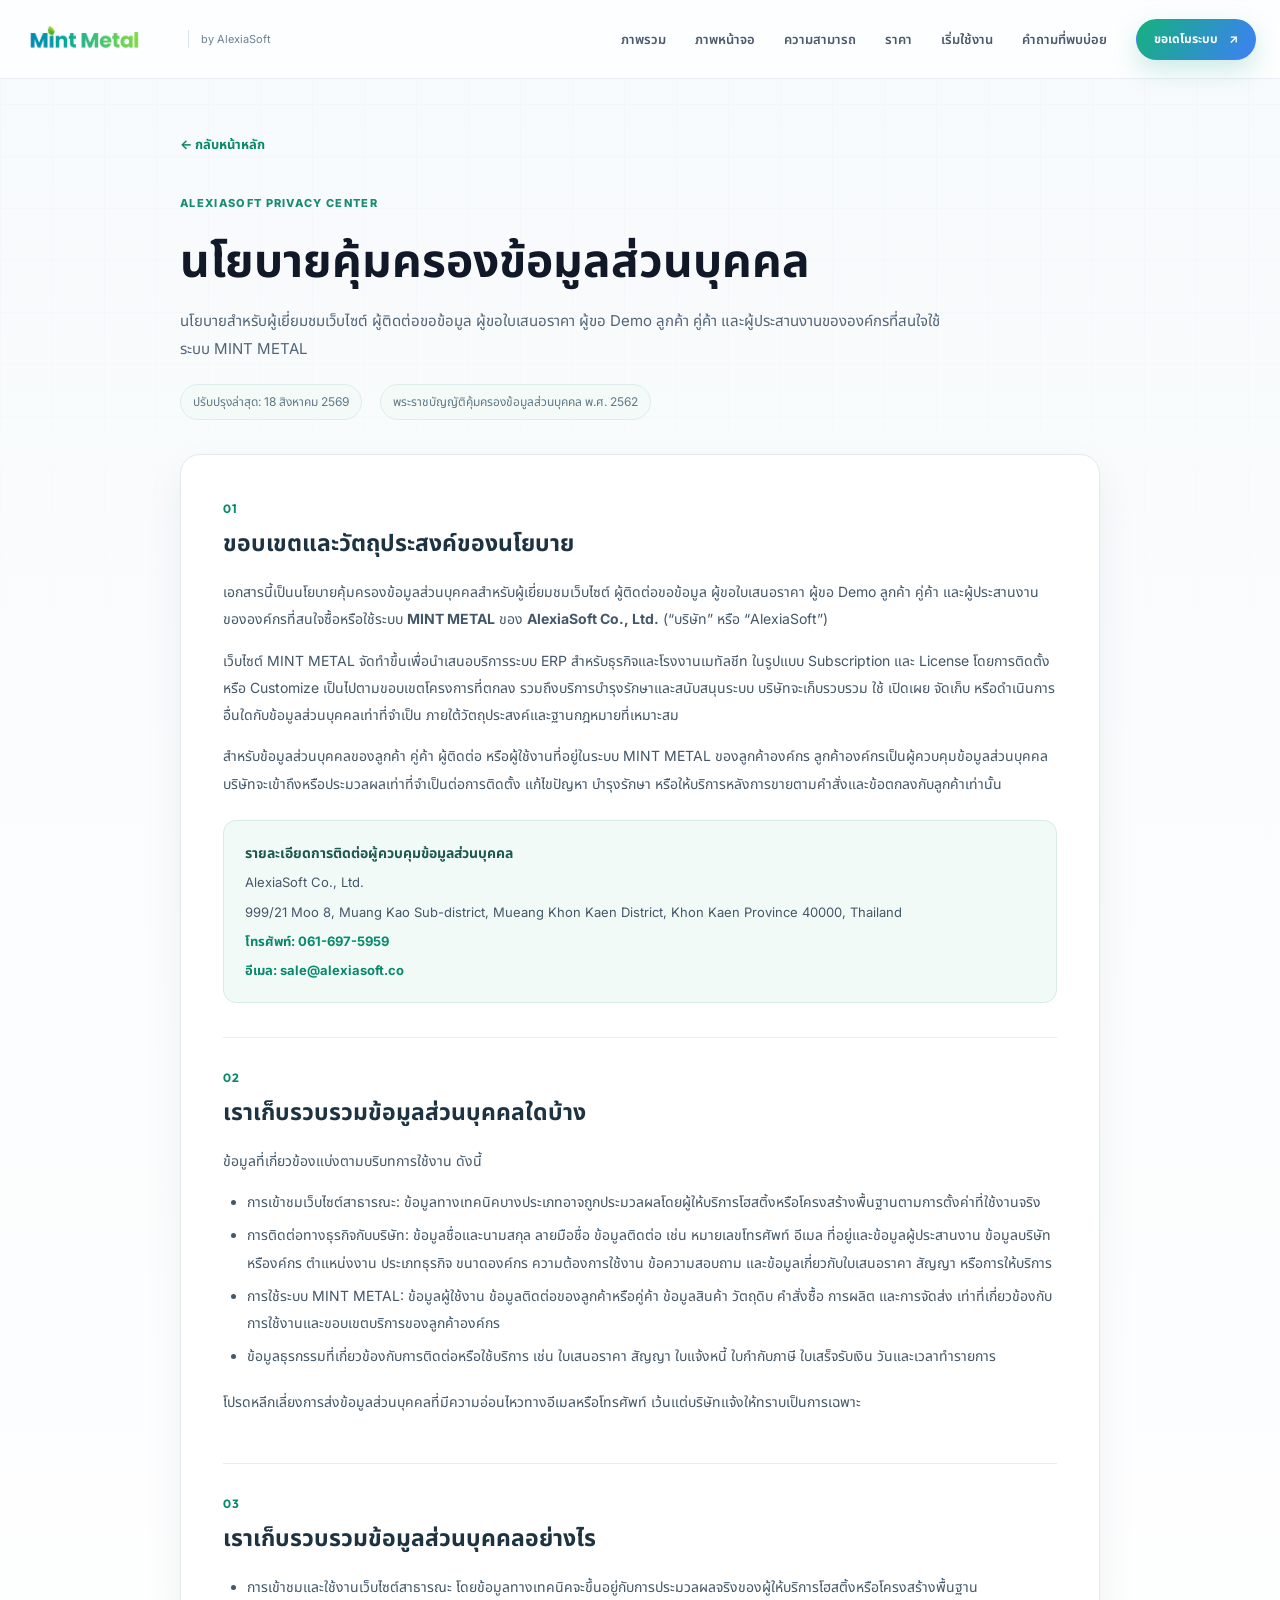
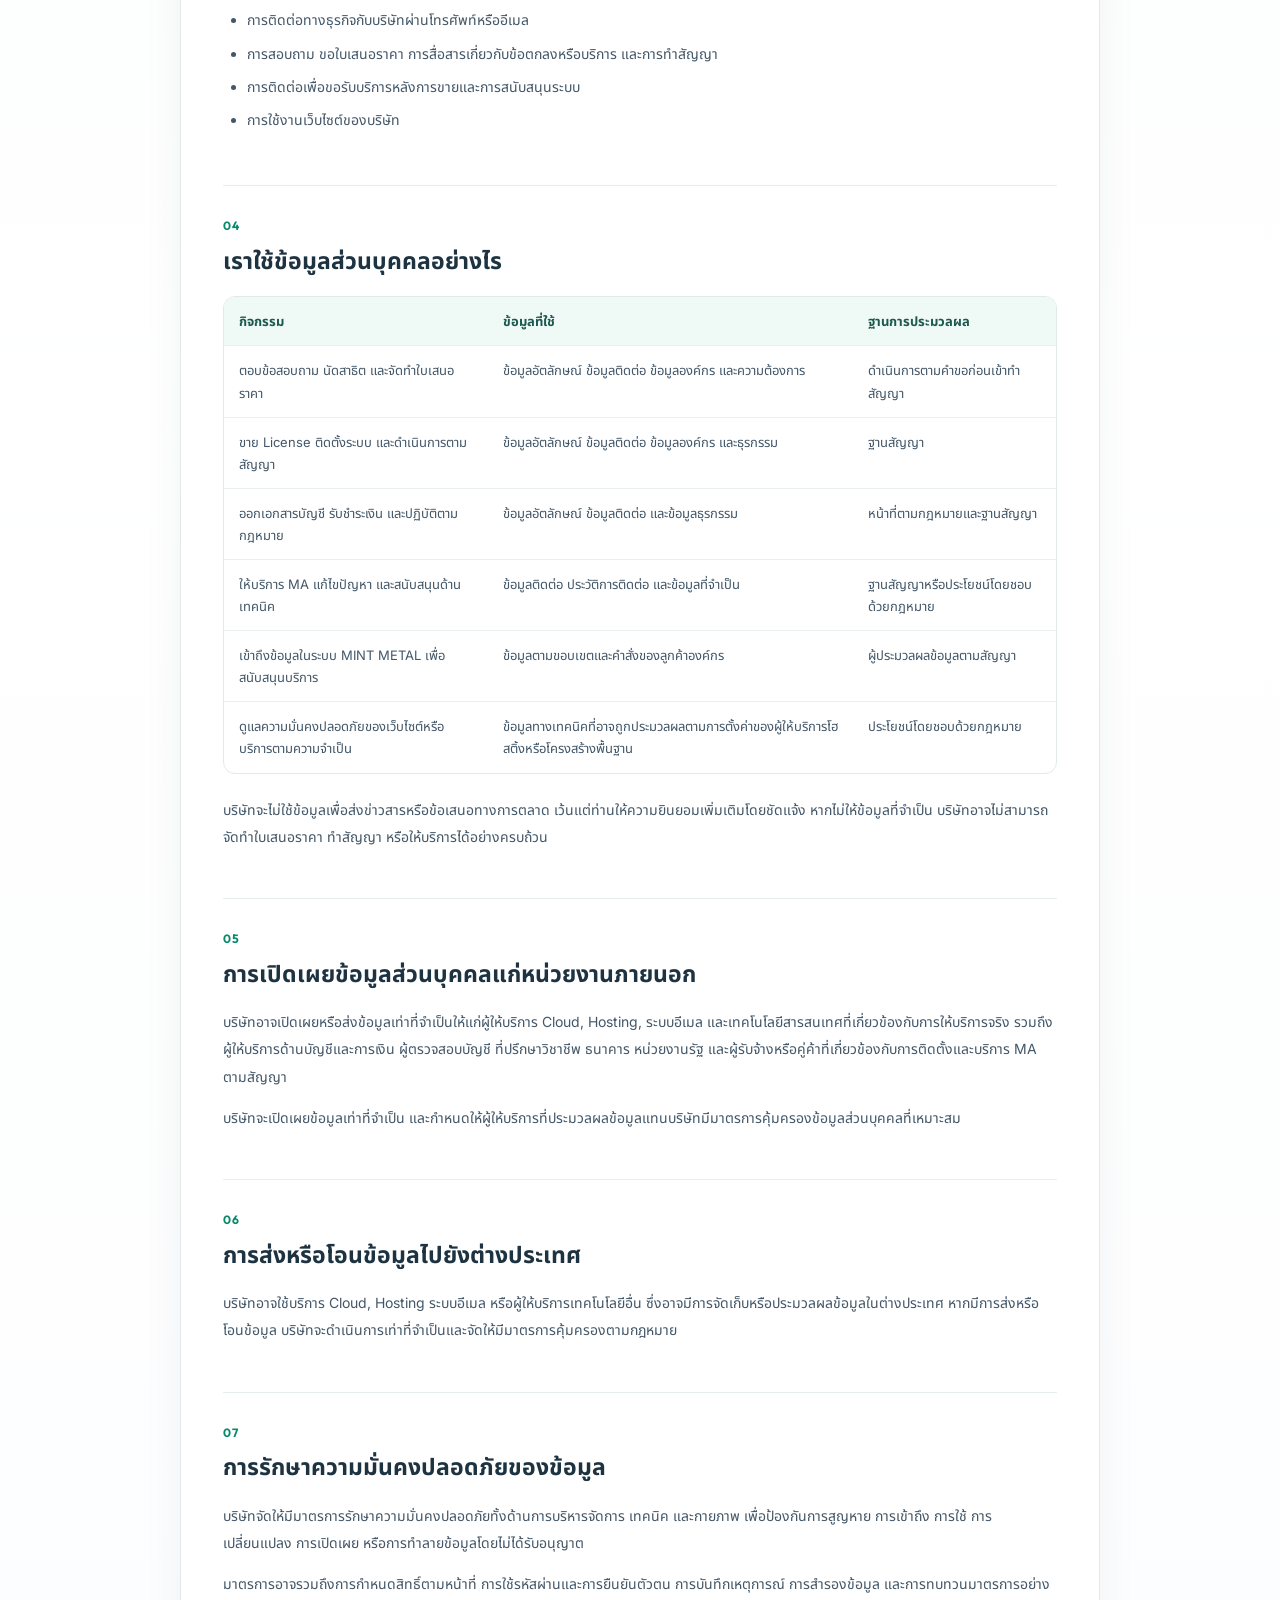
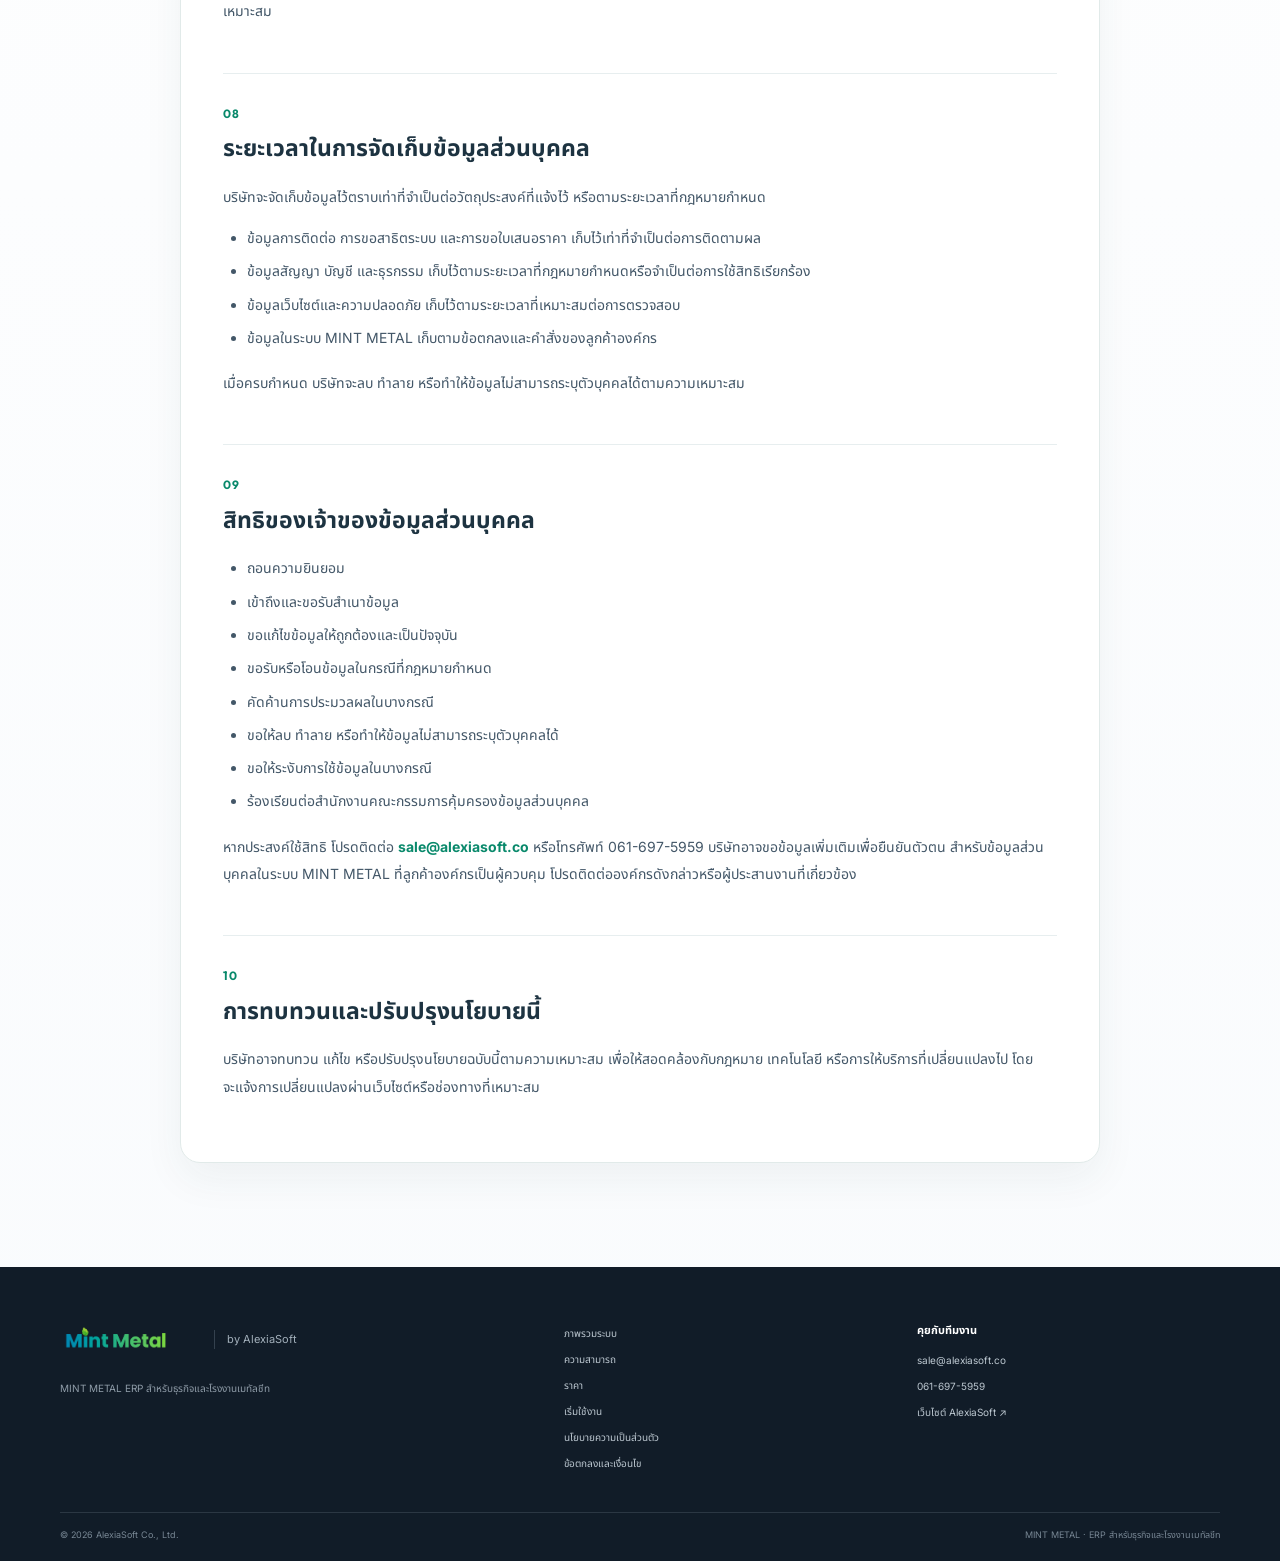
<file: privacy.html>
<!doctype html>
<html lang="th-TH">

<head>
  <meta charset="utf-8" />
  <meta name="viewport" content="width=device-width, initial-scale=1" />
  <meta name="theme-color" content="#f7fafc" />
  <meta name="robots" content="index,follow,max-image-preview:large" />
  <title>นโยบายคุ้มครองข้อมูลส่วนบุคคล | MINT METAL</title>
  <meta name="description" content="นโยบายคุ้มครองข้อมูลส่วนบุคคลสำหรับผู้เยี่ยมชมเว็บไซต์และผู้ติดต่อเกี่ยวกับระบบ MINT METAL ของ AlexiaSoft" />
  <link rel="canonical" href="https://mintmetal.alexiasoft.co/privacy.html" />
  <meta property="og:type" content="website" />
  <meta property="og:locale" content="th_TH" />
  <meta property="og:site_name" content="MINT METAL by AlexiaSoft" />
  <meta property="og:url" content="https://mintmetal.alexiasoft.co/privacy.html" />
  <meta property="og:title" content="นโยบายคุ้มครองข้อมูลส่วนบุคคล | MINT METAL" />
  <meta property="og:description" content="นโยบายคุ้มครองข้อมูลส่วนบุคคลสำหรับผู้เยี่ยมชมเว็บไซต์และผู้ติดต่อเกี่ยวกับระบบ MINT METAL ของ AlexiaSoft" />
  <meta name="twitter:card" content="summary" />
  <meta name="twitter:title" content="นโยบายคุ้มครองข้อมูลส่วนบุคคล | MINT METAL" />
  <meta name="twitter:description" content="นโยบายคุ้มครองข้อมูลส่วนบุคคลสำหรับผู้เยี่ยมชมเว็บไซต์และผู้ติดต่อเกี่ยวกับระบบ MINT METAL ของ AlexiaSoft" />
  <link rel="icon" type="image/svg+xml" href="assets/images/favicon.svg" />
  <link rel="icon" type="image/png" href="assets/images/favicon-32.png" />
  <link rel="apple-touch-icon" sizes="192x192" href="assets/images/mint-icon-192.png" />
  <link rel="preconnect" href="https://fonts.googleapis.com" />
  <link rel="preconnect" href="https://fonts.gstatic.com" crossorigin />
  <link
    href="https://fonts.googleapis.com/css2?family=Inter:wght@400;500;600;700;800&family=Noto+Sans+Thai:wght@400;500;600;700;800&family=Outfit:wght@500;600;700;800&display=swap"
    rel="stylesheet" />
  <link rel="stylesheet" href="assets/css/styles.css" />
</head>

<body>
  <header class="site-header" id="top">
    <div class="nav-wrap">
      <a class="brand" href="index.html#top" aria-label="MINT METAL หน้าแรก">
        <img src="assets/images/mintmetal-logo.png" alt="MINT METAL" />
        <span class="brand-by">by AlexiaSoft</span>
      </a>
      <button class="menu-toggle" type="button" aria-label="เปิดเมนู" aria-expanded="false" aria-controls="main-nav">
        <span></span><span></span><span></span>
      </button>
      <nav class="main-nav" id="main-nav" aria-label="เมนูหลัก">
        <a href="index.html#workflow">ภาพรวม</a>
        <a href="index.html#screens">ภาพหน้าจอ</a>
        <a href="index.html#features">ความสามารถ</a>
        <a href="index.html#pricing">ราคา</a>
        <a href="index.html#getting-started">เริ่มใช้งาน</a>
        <a href="index.html#faq">คำถามที่พบบ่อย</a>
        <a class="button button-small button-primary nav-cta" href="index.html#contact">ขอเดโมระบบ <span aria-hidden="true">↗</span></a>
      </nav>
    </div>
  </header>

  <main class="privacy-page section-shell">
    <a class="privacy-back" href="index.html">← กลับหน้าหลัก</a>
    <header class="privacy-policy-hero">
      <span class="eyebrow">AlexiaSoft Privacy Center</span>
      <h1>นโยบายคุ้มครองข้อมูลส่วนบุคคล</h1>
      <p>นโยบายสำหรับผู้เยี่ยมชมเว็บไซต์ ผู้ติดต่อขอข้อมูล ผู้ขอใบเสนอราคา ผู้ขอ Demo ลูกค้า คู่ค้า และผู้ประสานงานขององค์กรที่สนใจใช้ระบบ MINT METAL</p>
      <div class="privacy-policy-meta">
        <span>ปรับปรุงล่าสุด: 18 สิงหาคม 2569</span>
        <span>พระราชบัญญัติคุ้มครองข้อมูลส่วนบุคคล พ.ศ. 2562</span>
      </div>
    </header>

    <article class="privacy-policy-card privacy-policy-content">
    <section>
        <span class="privacy-policy-number">01</span>
        <h2>ขอบเขตและวัตถุประสงค์ของนโยบาย</h2>
        <p>เอกสารนี้เป็นนโยบายคุ้มครองข้อมูลส่วนบุคคลสำหรับผู้เยี่ยมชมเว็บไซต์ ผู้ติดต่อขอข้อมูล ผู้ขอใบเสนอราคา ผู้ขอ Demo ลูกค้า คู่ค้า และผู้ประสานงานขององค์กรที่สนใจซื้อหรือใช้ระบบ <strong>MINT METAL</strong> ของ <strong>AlexiaSoft Co., Ltd.</strong> (“บริษัท” หรือ “AlexiaSoft”)</p>
        <p>เว็บไซต์ MINT METAL จัดทำขึ้นเพื่อนำเสนอบริการระบบ ERP สำหรับธุรกิจและโรงงานเมทัลชีท ในรูปแบบ Subscription และ License โดยการติดตั้งหรือ Customize เป็นไปตามขอบเขตโครงการที่ตกลง รวมถึงบริการบำรุงรักษาและสนับสนุนระบบ บริษัทจะเก็บรวบรวม ใช้ เปิดเผย จัดเก็บ หรือดำเนินการอื่นใดกับข้อมูลส่วนบุคคลเท่าที่จำเป็น ภายใต้วัตถุประสงค์และฐานกฎหมายที่เหมาะสม</p>
        <p>สำหรับข้อมูลส่วนบุคคลของลูกค้า คู่ค้า ผู้ติดต่อ หรือผู้ใช้งานที่อยู่ในระบบ MINT METAL ของลูกค้าองค์กร ลูกค้าองค์กรเป็นผู้ควบคุมข้อมูลส่วนบุคคล บริษัทจะเข้าถึงหรือประมวลผลเท่าที่จำเป็นต่อการติดตั้ง แก้ไขปัญหา บำรุงรักษา หรือให้บริการหลังการขายตามคำสั่งและข้อตกลงกับลูกค้าเท่านั้น</p>
        <div class="privacy-contact-card">
            <strong>รายละเอียดการติดต่อผู้ควบคุมข้อมูลส่วนบุคคล</strong>
            <span>AlexiaSoft Co., Ltd.</span>
            <span>999/21 Moo 8, Muang Kao Sub-district, Mueang Khon Kaen District, Khon Kaen Province 40000, Thailand</span>
            <a href="tel:0616975959">โทรศัพท์: 061-697-5959</a>
            <a href="mailto:sale@alexiasoft.co">อีเมล: sale@alexiasoft.co</a>
        </div>
</section>
<section>
    <span class="privacy-policy-number">02</span>
    <h2>เราเก็บรวบรวมข้อมูลส่วนบุคคลใดบ้าง</h2>
    <p>ข้อมูลที่เกี่ยวข้องแบ่งตามบริบทการใช้งาน ดังนี้</p>
    <ul>
        <li>การเข้าชมเว็บไซต์สาธารณะ: ข้อมูลทางเทคนิคบางประเภทอาจถูกประมวลผลโดยผู้ให้บริการโฮสติ้งหรือโครงสร้างพื้นฐานตามการตั้งค่าที่ใช้งานจริง</li>
        <li>การติดต่อทางธุรกิจกับบริษัท: ข้อมูลชื่อและนามสกุล ลายมือชื่อ ข้อมูลติดต่อ เช่น หมายเลขโทรศัพท์ อีเมล ที่อยู่และข้อมูลผู้ประสานงาน ข้อมูลบริษัทหรืองค์กร ตำแหน่งงาน ประเภทธุรกิจ ขนาดองค์กร ความต้องการใช้งาน ข้อความสอบถาม และข้อมูลเกี่ยวกับใบเสนอราคา สัญญา หรือการให้บริการ</li>
        <li>การใช้ระบบ MINT METAL: ข้อมูลผู้ใช้งาน ข้อมูลติดต่อของลูกค้าหรือคู่ค้า ข้อมูลสินค้า วัตถุดิบ คำสั่งซื้อ การผลิต และการจัดส่ง เท่าที่เกี่ยวข้องกับการใช้งานและขอบเขตบริการของลูกค้าองค์กร</li>
        <li>ข้อมูลธุรกรรมที่เกี่ยวข้องกับการติดต่อหรือใช้บริการ เช่น ใบเสนอราคา สัญญา ใบแจ้งหนี้ ใบกำกับภาษี ใบเสร็จรับเงิน วันและเวลาทำรายการ</li>
    </ul>
<p>โปรดหลีกเลี่ยงการส่งข้อมูลส่วนบุคคลที่มีความอ่อนไหวทางอีเมลหรือโทรศัพท์ เว้นแต่บริษัทแจ้งให้ทราบเป็นการเฉพาะ</p>
</section>
<section>
    <span class="privacy-policy-number">03</span>
    <h2>เราเก็บรวบรวมข้อมูลส่วนบุคคลอย่างไร</h2>
    <ul>
        <li>การเข้าชมและใช้งานเว็บไซต์สาธารณะ โดยข้อมูลทางเทคนิคจะขึ้นอยู่กับการประมวลผลจริงของผู้ให้บริการโฮสติ้งหรือโครงสร้างพื้นฐาน</li>
        <li>การติดต่อทางธุรกิจกับบริษัทผ่านโทรศัพท์หรืออีเมล</li>
        <li>การสอบถาม ขอใบเสนอราคา การสื่อสารเกี่ยวกับข้อตกลงหรือบริการ และการทำสัญญา</li>
        <li>การติดต่อเพื่อขอรับบริการหลังการขายและการสนับสนุนระบบ</li>
        <li>การใช้งานเว็บไซต์ของบริษัท</li>
    </ul>
</section>
<section>
    <span class="privacy-policy-number">04</span>
    <h2>เราใช้ข้อมูลส่วนบุคคลอย่างไร</h2>
    <div class="privacy-policy-table-wrap">
        <table class="privacy-policy-table">
            <thead>
                <tr>
                    <th>กิจกรรม</th>
                    <th>ข้อมูลที่ใช้</th>
                    <th>ฐานการประมวลผล</th>
                </tr>
        </thead>
    <tbody>
        <tr>
    <td>ตอบข้อสอบถาม นัดสาธิต และจัดทำใบเสนอราคา</td>
            <td>ข้อมูลอัตลักษณ์ ข้อมูลติดต่อ ข้อมูลองค์กร และความต้องการ</td>
            <td>ดำเนินการตามคำขอก่อนเข้าทำสัญญา</td>
        </tr>
    <tr>
        <td>ขาย License ติดตั้งระบบ และดำเนินการตามสัญญา</td>
        <td>ข้อมูลอัตลักษณ์ ข้อมูลติดต่อ ข้อมูลองค์กร และธุรกรรม</td>
        <td>ฐานสัญญา</td>
    </tr>
<tr>
    <td>ออกเอกสารบัญชี รับชำระเงิน และปฏิบัติตามกฎหมาย</td>
    <td>ข้อมูลอัตลักษณ์ ข้อมูลติดต่อ และข้อมูลธุรกรรม</td>
    <td>หน้าที่ตามกฎหมายและฐานสัญญา</td>
</tr>
<tr>
    <td>ให้บริการ MA แก้ไขปัญหา และสนับสนุนด้านเทคนิค</td>
    <td>ข้อมูลติดต่อ ประวัติการติดต่อ และข้อมูลที่จำเป็น</td>
    <td>ฐานสัญญาหรือประโยชน์โดยชอบด้วยกฎหมาย</td>
</tr>
<tr>
    <td>เข้าถึงข้อมูลในระบบ MINT METAL เพื่อสนับสนุนบริการ</td>
    <td>ข้อมูลตามขอบเขตและคำสั่งของลูกค้าองค์กร</td>
    <td>ผู้ประมวลผลข้อมูลตามสัญญา</td>
</tr>
<tr>
    <td>ดูแลความมั่นคงปลอดภัยของเว็บไซต์หรือบริการตามความจำเป็น</td>
    <td>ข้อมูลทางเทคนิคที่อาจถูกประมวลผลตามการตั้งค่าของผู้ให้บริการโฮสติ้งหรือโครงสร้างพื้นฐาน</td>
    <td>ประโยชน์โดยชอบด้วยกฎหมาย</td>
</tr>
</tbody>
</table>
</div>
<p>บริษัทจะไม่ใช้ข้อมูลเพื่อส่งข่าวสารหรือข้อเสนอทางการตลาด เว้นแต่ท่านให้ความยินยอมเพิ่มเติมโดยชัดแจ้ง หากไม่ให้ข้อมูลที่จำเป็น บริษัทอาจไม่สามารถจัดทำใบเสนอราคา ทำสัญญา หรือให้บริการได้อย่างครบถ้วน</p>
</section>
<section>
    <span class="privacy-policy-number">05</span>
    <h2>การเปิดเผยข้อมูลส่วนบุคคลแก่หน่วยงานภายนอก</h2>
            <p>บริษัทอาจเปิดเผยหรือส่งข้อมูลเท่าที่จำเป็นให้แก่ผู้ให้บริการ Cloud, Hosting, ระบบอีเมล และเทคโนโลยีสารสนเทศที่เกี่ยวข้องกับการให้บริการจริง รวมถึงผู้ให้บริการด้านบัญชีและการเงิน ผู้ตรวจสอบบัญชี ที่ปรึกษาวิชาชีพ ธนาคาร หน่วยงานรัฐ และผู้รับจ้างหรือคู่ค้าที่เกี่ยวข้องกับการติดตั้งและบริการ MA ตามสัญญา</p>
    <p>บริษัทจะเปิดเผยข้อมูลเท่าที่จำเป็น และกำหนดให้ผู้ให้บริการที่ประมวลผลข้อมูลแทนบริษัทมีมาตรการคุ้มครองข้อมูลส่วนบุคคลที่เหมาะสม</p>
</section>
<section>
    <span class="privacy-policy-number">06</span>
    <h2>การส่งหรือโอนข้อมูลไปยังต่างประเทศ</h2>
    <p>บริษัทอาจใช้บริการ Cloud, Hosting ระบบอีเมล หรือผู้ให้บริการเทคโนโลยีอื่น ซึ่งอาจมีการจัดเก็บหรือประมวลผลข้อมูลในต่างประเทศ หากมีการส่งหรือโอนข้อมูล บริษัทจะดำเนินการเท่าที่จำเป็นและจัดให้มีมาตรการคุ้มครองตามกฎหมาย</p>
</section>
<section>
    <span class="privacy-policy-number">07</span>
    <h2>การรักษาความมั่นคงปลอดภัยของข้อมูล</h2>
    <p>บริษัทจัดให้มีมาตรการรักษาความมั่นคงปลอดภัยทั้งด้านการบริหารจัดการ เทคนิค และกายภาพ เพื่อป้องกันการสูญหาย การเข้าถึง การใช้ การเปลี่ยนแปลง การเปิดเผย หรือการทำลายข้อมูลโดยไม่ได้รับอนุญาต</p>
    <p>มาตรการอาจรวมถึงการกำหนดสิทธิ์ตามหน้าที่ การใช้รหัสผ่านและการยืนยันตัวตน การบันทึกเหตุการณ์ การสำรองข้อมูล และการทบทวนมาตรการอย่างเหมาะสม</p>
</section>
<section>
    <span class="privacy-policy-number">08</span>
    <h2>ระยะเวลาในการจัดเก็บข้อมูลส่วนบุคคล</h2>
    <p>บริษัทจะจัดเก็บข้อมูลไว้ตราบเท่าที่จำเป็นต่อวัตถุประสงค์ที่แจ้งไว้ หรือตามระยะเวลาที่กฎหมายกำหนด</p>
    <ul>
        <li>ข้อมูลการติดต่อ การขอสาธิตระบบ และการขอใบเสนอราคา เก็บไว้เท่าที่จำเป็นต่อการติดตามผล</li>
        <li>ข้อมูลสัญญา บัญชี และธุรกรรม เก็บไว้ตามระยะเวลาที่กฎหมายกำหนดหรือจำเป็นต่อการใช้สิทธิเรียกร้อง</li>
        <li>ข้อมูลเว็บไซต์และความปลอดภัย เก็บไว้ตามระยะเวลาที่เหมาะสมต่อการตรวจสอบ</li>
        <li>ข้อมูลในระบบ MINT METAL เก็บตามข้อตกลงและคำสั่งของลูกค้าองค์กร</li>
    </ul>
<p>เมื่อครบกำหนด บริษัทจะลบ ทำลาย หรือทำให้ข้อมูลไม่สามารถระบุตัวบุคคลได้ตามความเหมาะสม</p>
</section>
<section>
    <span class="privacy-policy-number">09</span>
    <h2>สิทธิของเจ้าของข้อมูลส่วนบุคคล</h2>
    <ul>
        <li>ถอนความยินยอม</li>
        <li>เข้าถึงและขอรับสำเนาข้อมูล</li>
        <li>ขอแก้ไขข้อมูลให้ถูกต้องและเป็นปัจจุบัน</li>
        <li>ขอรับหรือโอนข้อมูลในกรณีที่กฎหมายกำหนด</li>
        <li>คัดค้านการประมวลผลในบางกรณี</li>
        <li>ขอให้ลบ ทำลาย หรือทำให้ข้อมูลไม่สามารถระบุตัวบุคคลได้</li>
        <li>ขอให้ระงับการใช้ข้อมูลในบางกรณี</li>
        <li>ร้องเรียนต่อสำนักงานคณะกรรมการคุ้มครองข้อมูลส่วนบุคคล</li>
    </ul>
<p>หากประสงค์ใช้สิทธิ โปรดติดต่อ <a href="mailto:sale@alexiasoft.co">sale@alexiasoft.co</a> หรือโทรศัพท์ 061-697-5959 บริษัทอาจขอข้อมูลเพิ่มเติมเพื่อยืนยันตัวตน สำหรับข้อมูลส่วนบุคคลในระบบ MINT METAL ที่ลูกค้าองค์กรเป็นผู้ควบคุม โปรดติดต่อองค์กรดังกล่าวหรือผู้ประสานงานที่เกี่ยวข้อง</p>
</section>
<section>
    <span class="privacy-policy-number">10</span>
    <h2>การทบทวนและปรับปรุงนโยบายนี้</h2>
    <p>บริษัทอาจทบทวน แก้ไข หรือปรับปรุงนโยบายฉบับนี้ตามความเหมาะสม เพื่อให้สอดคล้องกับกฎหมาย เทคโนโลยี หรือการให้บริการที่เปลี่ยนแปลงไป โดยจะแจ้งการเปลี่ยนแปลงผ่านเว็บไซต์หรือช่องทางที่เหมาะสม</p>
</section>
</article>
  </main>

  <footer class="site-footer">
    <div class="section-shell footer-main">
      <div>
        <a class="brand footer-brand" href="index.html#top" aria-label="MINT METAL หน้าแรก"><img src="assets/images/mintmetal-logo.png" alt="MINT METAL" /><span class="brand-by">by AlexiaSoft</span></a>
        <p>MINT METAL ERP สำหรับธุรกิจและโรงงานเมทัลชีท</p>
      </div>
      <div class="footer-links">
        <a href="index.html#workflow">ภาพรวมระบบ</a>
        <a href="index.html#features">ความสามารถ</a>
        <a href="index.html#pricing">ราคา</a>
        <a href="index.html#getting-started">เริ่มใช้งาน</a>
        <a href="privacy.html" aria-current="page">นโยบายความเป็นส่วนตัว</a>
        <a href="terms.html">ข้อตกลงและเงื่อนไข</a>
        
      </div>
      <div class="footer-contact">
        <b>คุยกับทีมงาน</b>
        <a href="mailto:sale@alexiasoft.co">sale@alexiasoft.co</a>
        <a href="tel:+66616975959">061-697-5959</a>
        <a href="https://alexiasoft.co/" target="_blank" rel="noopener noreferrer">เว็บไซต์ AlexiaSoft ↗</a>
      </div>
    </div>
    <div class="section-shell footer-bottom">
      <span>© <span id="year">2026</span> AlexiaSoft Co., Ltd.</span>
      <span>MINT METAL · ERP สำหรับธุรกิจและโรงงานเมทัลชีท</span>
    </div>
  </footer>
  <script src="assets/js/main.js" defer></script>
</body>

</html>
</file>
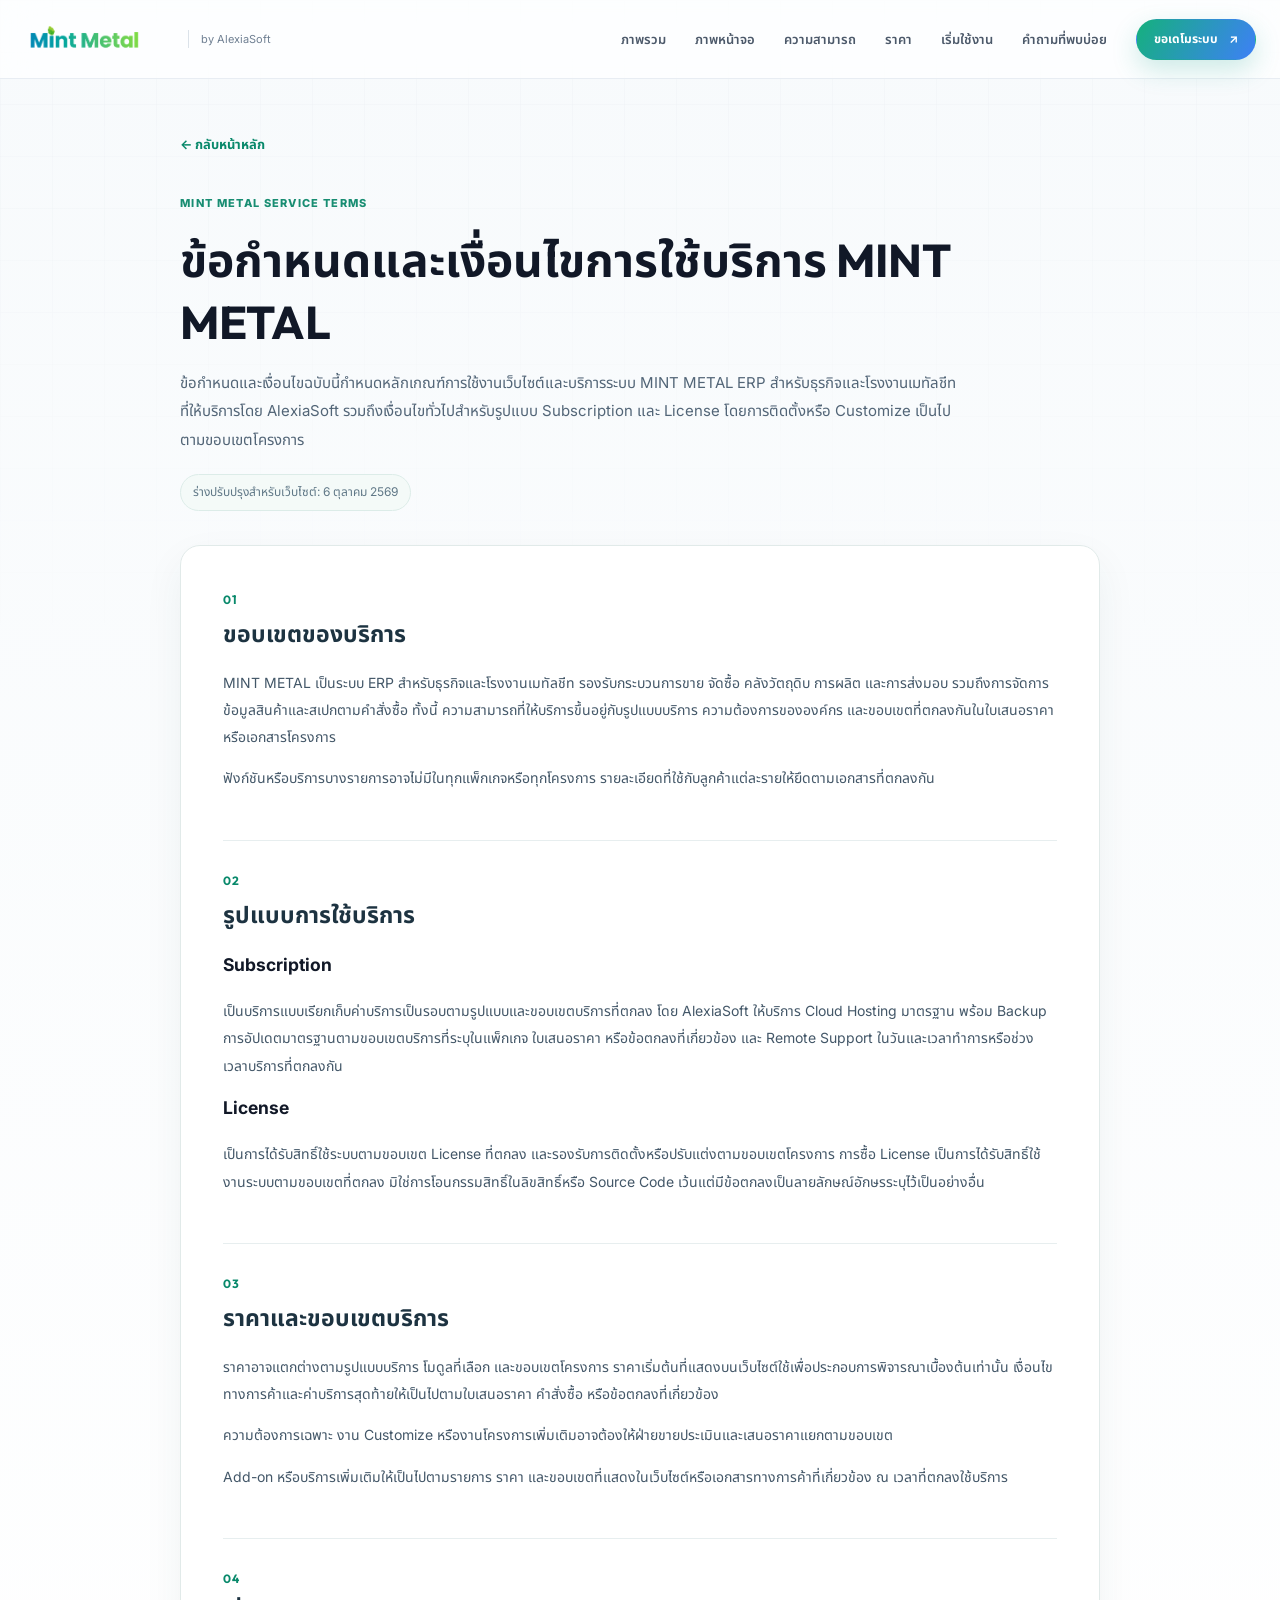
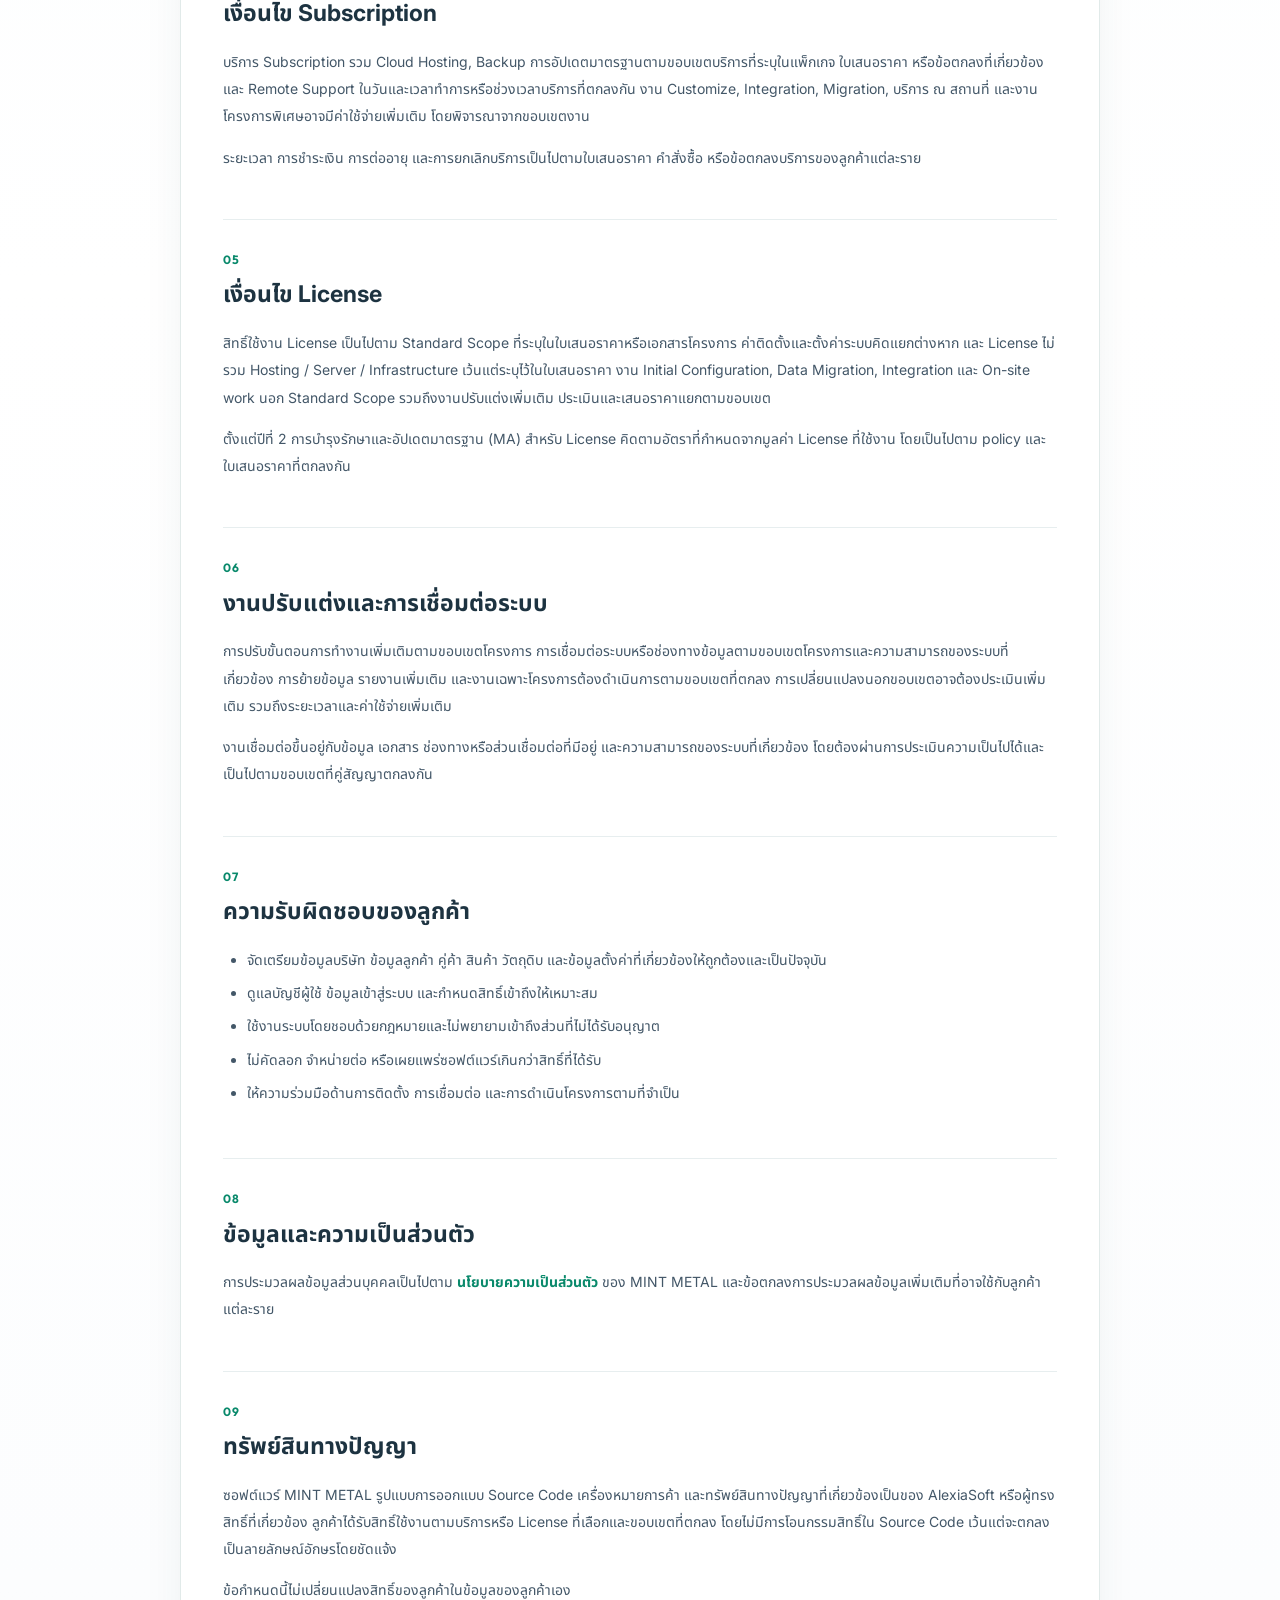
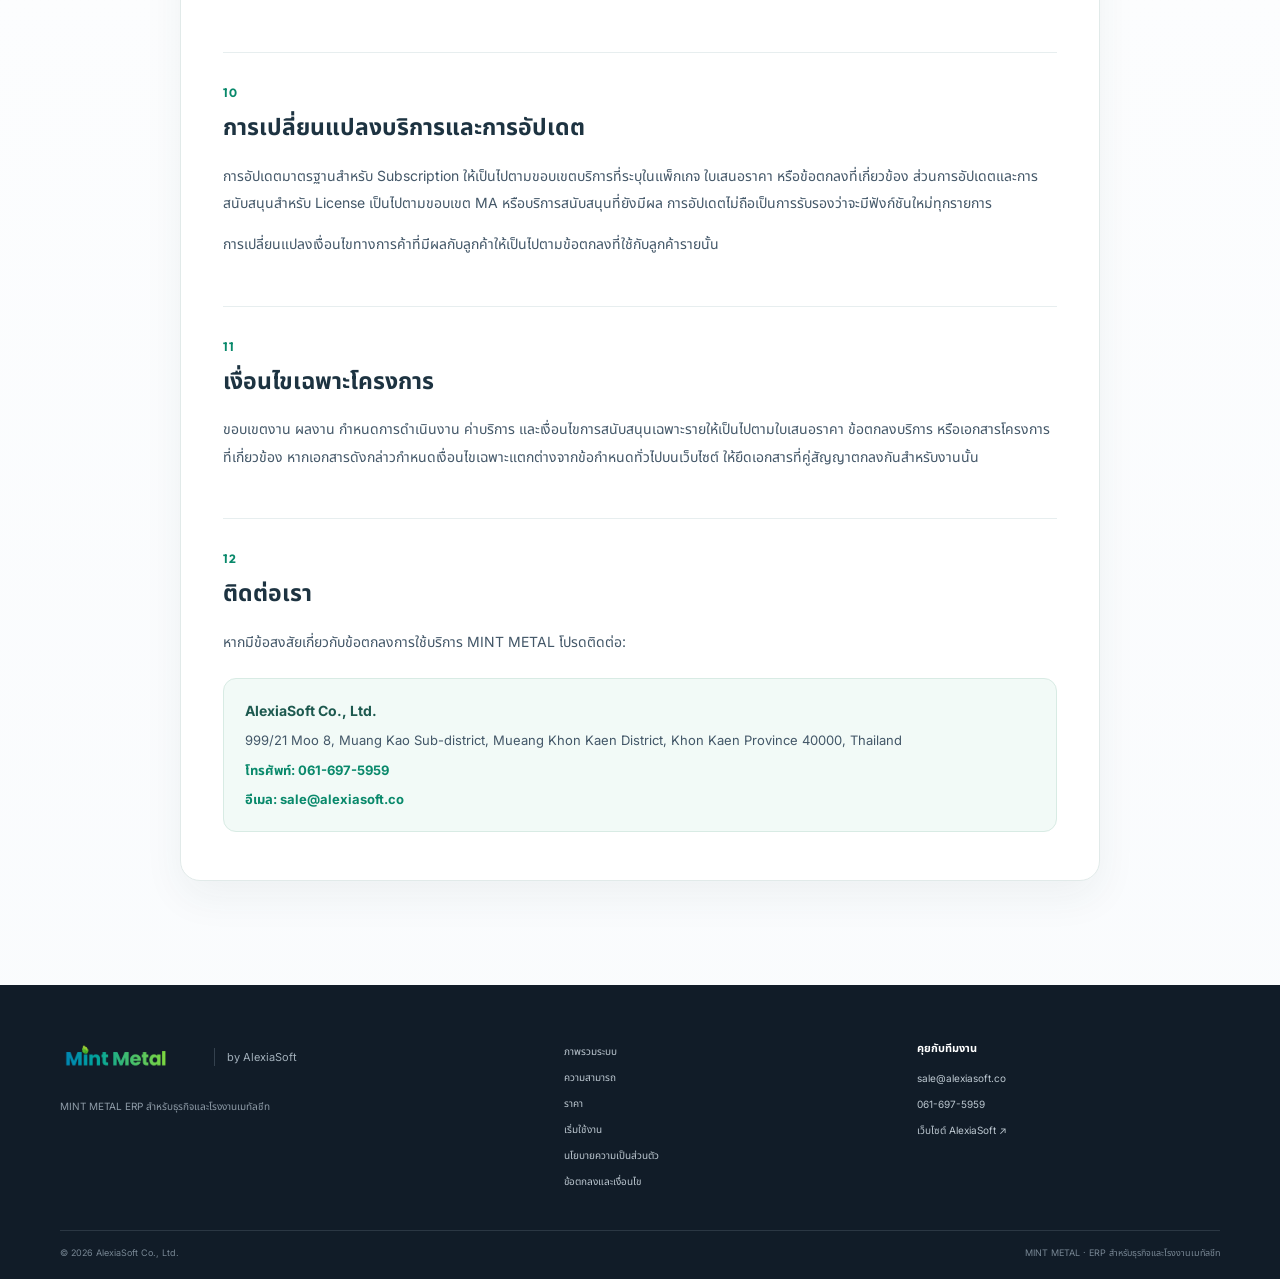
<file: terms.html>
<!doctype html>
<html lang="th-TH">

<head>
  <meta charset="utf-8" />
  <meta name="viewport" content="width=device-width, initial-scale=1" />
  <meta name="theme-color" content="#f7fafc" />
  <meta name="robots" content="index,follow,max-image-preview:large" />
  <title>ข้อกำหนดและเงื่อนไข | MINT METAL</title>
  <meta name="description" content="ข้อกำหนดและเงื่อนไขสำหรับการใช้งานระบบ MINT METAL ERP ในรูปแบบ Subscription หรือ License โดย AlexiaSoft" />
  <link rel="canonical" href="https://mintmetal.alexiasoft.co/terms.html" />
  <meta property="og:type" content="website" />
  <meta property="og:locale" content="th_TH" />
  <meta property="og:site_name" content="MINT METAL by AlexiaSoft" />
  <meta property="og:url" content="https://mintmetal.alexiasoft.co/terms.html" />
  <meta property="og:title" content="ข้อกำหนดและเงื่อนไข | MINT METAL" />
  <meta property="og:description" content="ข้อกำหนดและเงื่อนไขสำหรับการใช้งานระบบ MINT METAL ERP ในรูปแบบ Subscription หรือ License โดย AlexiaSoft" />
  <meta name="twitter:card" content="summary" />
  <meta name="twitter:title" content="ข้อกำหนดและเงื่อนไข | MINT METAL" />
  <meta name="twitter:description" content="ข้อกำหนดและเงื่อนไขสำหรับการใช้งานระบบ MINT METAL ERP ในรูปแบบ Subscription หรือ License โดย AlexiaSoft" />
  <link rel="icon" type="image/svg+xml" href="assets/images/favicon.svg" />
  <link rel="icon" type="image/png" href="assets/images/favicon-32.png" />
  <link rel="apple-touch-icon" sizes="192x192" href="assets/images/mint-icon-192.png" />
  <link rel="preconnect" href="https://fonts.googleapis.com" />
  <link rel="preconnect" href="https://fonts.gstatic.com" crossorigin />
  <link href="https://fonts.googleapis.com/css2?family=Inter:wght@400;500;600;700;800&family=Noto+Sans+Thai:wght@400;500;600;700;800&family=Outfit:wght@500;600;700;800&display=swap" rel="stylesheet" />
  <link rel="stylesheet" href="assets/css/styles.css" />
</head>

<body>
  <header class="site-header" id="top">
    <div class="nav-wrap">
      <a class="brand" href="index.html#top" aria-label="MINT METAL หน้าแรก">
        <img src="assets/images/mintmetal-logo.png" alt="MINT METAL" />
        <span class="brand-by">by AlexiaSoft</span>
      </a>
      <button class="menu-toggle" type="button" aria-label="เปิดเมนู" aria-expanded="false" aria-controls="main-nav"><span></span><span></span><span></span></button>
      <nav class="main-nav" id="main-nav" aria-label="เมนูหลัก">
        <a href="index.html#workflow">ภาพรวม</a>
        <a href="index.html#screens">ภาพหน้าจอ</a>
        <a href="index.html#features">ความสามารถ</a>
        <a href="index.html#pricing">ราคา</a>
        <a href="index.html#getting-started">เริ่มใช้งาน</a>
        <a href="index.html#faq">คำถามที่พบบ่อย</a>
        <a class="button button-small button-primary nav-cta" href="index.html#contact">ขอเดโมระบบ <span aria-hidden="true">↗</span></a>
      </nav>
    </div>
  </header>

  <main class="privacy-page section-shell">
    <a class="privacy-back" href="index.html">← กลับหน้าหลัก</a>
    <header class="privacy-policy-hero">
      <span class="eyebrow">MINT METAL Service Terms</span>
      <h1>ข้อกำหนดและเงื่อนไขการใช้บริการ MINT METAL</h1>
      <p>ข้อกำหนดและเงื่อนไขฉบับนี้กำหนดหลักเกณฑ์การใช้งานเว็บไซต์และบริการระบบ MINT METAL ERP สำหรับธุรกิจและโรงงานเมทัลชีทที่ให้บริการโดย AlexiaSoft รวมถึงเงื่อนไขทั่วไปสำหรับรูปแบบ Subscription และ License โดยการติดตั้งหรือ Customize เป็นไปตามขอบเขตโครงการ</p>
      <div class="privacy-policy-meta"><span>ร่างปรับปรุงสำหรับเว็บไซต์: 6 ตุลาคม 2569</span></div>
    </header>

    <article class="privacy-policy-card privacy-policy-content">
      <section>
        <span class="privacy-policy-number">01</span>
        <h2>ขอบเขตของบริการ</h2>
        <p>MINT METAL เป็นระบบ ERP สำหรับธุรกิจและโรงงานเมทัลชีท รองรับกระบวนการขาย จัดซื้อ คลังวัตถุดิบ การผลิต และการส่งมอบ รวมถึงการจัดการข้อมูลสินค้าและสเปกตามคำสั่งซื้อ ทั้งนี้ ความสามารถที่ให้บริการขึ้นอยู่กับรูปแบบบริการ ความต้องการขององค์กร และขอบเขตที่ตกลงกันในใบเสนอราคาหรือเอกสารโครงการ</p>
        <p>ฟังก์ชันหรือบริการบางรายการอาจไม่มีในทุกแพ็กเกจหรือทุกโครงการ รายละเอียดที่ใช้กับลูกค้าแต่ละรายให้ยึดตามเอกสารที่ตกลงกัน</p>
      </section>

      <section>
        <span class="privacy-policy-number">02</span>
        <h2>รูปแบบการใช้บริการ</h2>
        <h3>Subscription</h3>
        <p>เป็นบริการแบบเรียกเก็บค่าบริการเป็นรอบตามรูปแบบและขอบเขตบริการที่ตกลง โดย AlexiaSoft ให้บริการ Cloud Hosting มาตรฐาน พร้อม Backup การอัปเดตมาตรฐานตามขอบเขตบริการที่ระบุในแพ็กเกจ ใบเสนอราคา หรือข้อตกลงที่เกี่ยวข้อง และ Remote Support ในวันและเวลาทำการหรือช่วงเวลาบริการที่ตกลงกัน</p>
        <h3>License</h3>
        <p>เป็นการได้รับสิทธิ์ใช้ระบบตามขอบเขต License ที่ตกลง และรองรับการติดตั้งหรือปรับแต่งตามขอบเขตโครงการ การซื้อ License เป็นการได้รับสิทธิ์ใช้งานระบบตามขอบเขตที่ตกลง มิใช่การโอนกรรมสิทธิ์ในลิขสิทธิ์หรือ Source Code เว้นแต่มีข้อตกลงเป็นลายลักษณ์อักษรระบุไว้เป็นอย่างอื่น</p>
      </section>

      <section>
        <span class="privacy-policy-number">03</span>
        <h2>ราคาและขอบเขตบริการ</h2>
        <p>ราคาอาจแตกต่างตามรูปแบบบริการ โมดูลที่เลือก และขอบเขตโครงการ ราคาเริ่มต้นที่แสดงบนเว็บไซต์ใช้เพื่อประกอบการพิจารณาเบื้องต้นเท่านั้น เงื่อนไขทางการค้าและค่าบริการสุดท้ายให้เป็นไปตามใบเสนอราคา คำสั่งซื้อ หรือข้อตกลงที่เกี่ยวข้อง</p>
        <p>ความต้องการเฉพาะ งาน Customize หรืองานโครงการเพิ่มเติมอาจต้องให้ฝ่ายขายประเมินและเสนอราคาแยกตามขอบเขต</p>
        <p>Add-on หรือบริการเพิ่มเติมให้เป็นไปตามรายการ ราคา และขอบเขตที่แสดงในเว็บไซต์หรือเอกสารทางการค้าที่เกี่ยวข้อง ณ เวลาที่ตกลงใช้บริการ</p>
      </section>

      <section>
        <span class="privacy-policy-number">04</span>
        <h2>เงื่อนไข Subscription</h2>
        <p>บริการ Subscription รวม Cloud Hosting, Backup การอัปเดตมาตรฐานตามขอบเขตบริการที่ระบุในแพ็กเกจ ใบเสนอราคา หรือข้อตกลงที่เกี่ยวข้อง และ Remote Support ในวันและเวลาทำการหรือช่วงเวลาบริการที่ตกลงกัน งาน Customize, Integration, Migration, บริการ ณ สถานที่ และงานโครงการพิเศษอาจมีค่าใช้จ่ายเพิ่มเติม โดยพิจารณาจากขอบเขตงาน</p>
        <p>ระยะเวลา การชำระเงิน การต่ออายุ และการยกเลิกบริการเป็นไปตามใบเสนอราคา คำสั่งซื้อ หรือข้อตกลงบริการของลูกค้าแต่ละราย</p>
      </section>

      <section>
        <span class="privacy-policy-number">05</span>
        <h2>เงื่อนไข License</h2>
        <p>สิทธิ์ใช้งาน License เป็นไปตาม Standard Scope ที่ระบุในใบเสนอราคาหรือเอกสารโครงการ ค่าติดตั้งและตั้งค่าระบบคิดแยกต่างหาก และ License ไม่รวม Hosting / Server / Infrastructure เว้นแต่ระบุไว้ในใบเสนอราคา งาน Initial Configuration, Data Migration, Integration และ On-site work นอก Standard Scope รวมถึงงานปรับแต่งเพิ่มเติม ประเมินและเสนอราคาแยกตามขอบเขต</p>
        <p>ตั้งแต่ปีที่ 2 การบำรุงรักษาและอัปเดตมาตรฐาน (MA) สำหรับ License คิดตามอัตราที่กำหนดจากมูลค่า License ที่ใช้งาน โดยเป็นไปตาม policy และใบเสนอราคาที่ตกลงกัน</p>
      </section>

      <section>
        <span class="privacy-policy-number">06</span>
        <h2>งานปรับแต่งและการเชื่อมต่อระบบ</h2>
        <p>การปรับขั้นตอนการทำงานเพิ่มเติมตามขอบเขตโครงการ การเชื่อมต่อระบบหรือช่องทางข้อมูลตามขอบเขตโครงการและความสามารถของระบบที่เกี่ยวข้อง การย้ายข้อมูล รายงานเพิ่มเติม และงานเฉพาะโครงการต้องดำเนินการตามขอบเขตที่ตกลง การเปลี่ยนแปลงนอกขอบเขตอาจต้องประเมินเพิ่มเติม รวมถึงระยะเวลาและค่าใช้จ่ายเพิ่มเติม</p>
        <p>งานเชื่อมต่อขึ้นอยู่กับข้อมูล เอกสาร ช่องทางหรือส่วนเชื่อมต่อที่มีอยู่ และความสามารถของระบบที่เกี่ยวข้อง โดยต้องผ่านการประเมินความเป็นไปได้และเป็นไปตามขอบเขตที่คู่สัญญาตกลงกัน</p>
      </section>

      <section>
        <span class="privacy-policy-number">07</span>
        <h2>ความรับผิดชอบของลูกค้า</h2>
        <ul>
          <li>จัดเตรียมข้อมูลบริษัท ข้อมูลลูกค้า คู่ค้า สินค้า วัตถุดิบ และข้อมูลตั้งค่าที่เกี่ยวข้องให้ถูกต้องและเป็นปัจจุบัน</li>
          <li>ดูแลบัญชีผู้ใช้ ข้อมูลเข้าสู่ระบบ และกำหนดสิทธิ์เข้าถึงให้เหมาะสม</li>
          <li>ใช้งานระบบโดยชอบด้วยกฎหมายและไม่พยายามเข้าถึงส่วนที่ไม่ได้รับอนุญาต</li>
          <li>ไม่คัดลอก จำหน่ายต่อ หรือเผยแพร่ซอฟต์แวร์เกินกว่าสิทธิ์ที่ได้รับ</li>
          <li>ให้ความร่วมมือด้านการติดตั้ง การเชื่อมต่อ และการดำเนินโครงการตามที่จำเป็น</li>
        </ul>
      </section>

      <section>
        <span class="privacy-policy-number">08</span>
        <h2>ข้อมูลและความเป็นส่วนตัว</h2>
        <p>การประมวลผลข้อมูลส่วนบุคคลเป็นไปตาม <a href="privacy.html">นโยบายความเป็นส่วนตัว</a> ของ MINT METAL และข้อตกลงการประมวลผลข้อมูลเพิ่มเติมที่อาจใช้กับลูกค้าแต่ละราย</p>
      </section>

      <section>
        <span class="privacy-policy-number">09</span>
        <h2>ทรัพย์สินทางปัญญา</h2>
        <p>ซอฟต์แวร์ MINT METAL รูปแบบการออกแบบ Source Code เครื่องหมายการค้า และทรัพย์สินทางปัญญาที่เกี่ยวข้องเป็นของ AlexiaSoft หรือผู้ทรงสิทธิ์ที่เกี่ยวข้อง ลูกค้าได้รับสิทธิ์ใช้งานตามบริการหรือ License ที่เลือกและขอบเขตที่ตกลง โดยไม่มีการโอนกรรมสิทธิ์ใน Source Code เว้นแต่จะตกลงเป็นลายลักษณ์อักษรโดยชัดแจ้ง</p>
        <p>ข้อกำหนดนี้ไม่เปลี่ยนแปลงสิทธิ์ของลูกค้าในข้อมูลของลูกค้าเอง</p>
      </section>

      <section>
        <span class="privacy-policy-number">10</span>
        <h2>การเปลี่ยนแปลงบริการและการอัปเดต</h2>
        <p>การอัปเดตมาตรฐานสำหรับ Subscription ให้เป็นไปตามขอบเขตบริการที่ระบุในแพ็กเกจ ใบเสนอราคา หรือข้อตกลงที่เกี่ยวข้อง ส่วนการอัปเดตและการสนับสนุนสำหรับ License เป็นไปตามขอบเขต MA หรือบริการสนับสนุนที่ยังมีผล การอัปเดตไม่ถือเป็นการรับรองว่าจะมีฟังก์ชันใหม่ทุกรายการ</p>
        <p>การเปลี่ยนแปลงเงื่อนไขทางการค้าที่มีผลกับลูกค้าให้เป็นไปตามข้อตกลงที่ใช้กับลูกค้ารายนั้น</p>
      </section>

      <section>
        <span class="privacy-policy-number">11</span>
        <h2>เงื่อนไขเฉพาะโครงการ</h2>
        <p>ขอบเขตงาน ผลงาน กำหนดการดำเนินงาน ค่าบริการ และเงื่อนไขการสนับสนุนเฉพาะรายให้เป็นไปตามใบเสนอราคา ข้อตกลงบริการ หรือเอกสารโครงการที่เกี่ยวข้อง หากเอกสารดังกล่าวกำหนดเงื่อนไขเฉพาะแตกต่างจากข้อกำหนดทั่วไปบนเว็บไซต์ ให้ยึดเอกสารที่คู่สัญญาตกลงกันสำหรับงานนั้น</p>
      </section>

      <section>
        <span class="privacy-policy-number">12</span>
        <h2>ติดต่อเรา</h2>
        <p>หากมีข้อสงสัยเกี่ยวกับข้อตกลงการใช้บริการ MINT METAL โปรดติดต่อ:</p>
        <div class="privacy-contact-card">
          <strong>AlexiaSoft Co., Ltd.</strong>
          <span>999/21 Moo 8, Muang Kao Sub-district, Mueang Khon Kaen District, Khon Kaen Province 40000, Thailand</span>
          <a href="tel:0616975959">โทรศัพท์: 061-697-5959</a>
          <a href="mailto:sale@alexiasoft.co">อีเมล: sale@alexiasoft.co</a>
        </div>
      </section>
    </article>
  </main>

  <footer class="site-footer">
    <div class="section-shell footer-main">
      <div>
        <a class="brand footer-brand" href="index.html#top" aria-label="MINT METAL หน้าแรก"><img src="assets/images/mintmetal-logo.png" alt="MINT METAL" /><span class="brand-by">by AlexiaSoft</span></a>
        <p>MINT METAL ERP สำหรับธุรกิจและโรงงานเมทัลชีท</p>
      </div>
      <div class="footer-links">
        <a href="index.html#workflow">ภาพรวมระบบ</a>
        <a href="index.html#features">ความสามารถ</a>
        <a href="index.html#pricing">ราคา</a>
        <a href="index.html#getting-started">เริ่มใช้งาน</a>
        <a href="privacy.html">นโยบายความเป็นส่วนตัว</a>
        <a href="terms.html" aria-current="page">ข้อตกลงและเงื่อนไข</a>
        
      </div>
      <div class="footer-contact">
        <b>คุยกับทีมงาน</b>
        <a href="mailto:sale@alexiasoft.co">sale@alexiasoft.co</a>
        <a href="tel:+66616975959">061-697-5959</a>
        <a href="https://alexiasoft.co/" target="_blank" rel="noopener noreferrer">เว็บไซต์ AlexiaSoft ↗</a>
      </div>
    </div>
    <div class="section-shell footer-bottom">
      <span>© <span id="year">2026</span> AlexiaSoft Co., Ltd.</span>
      <span>MINT METAL · ERP สำหรับธุรกิจและโรงงานเมทัลชีท</span>
    </div>
  </footer>
  <script src="assets/js/main.js" defer></script>
</body>

</html>
</file>
<file: assets/css/styles.css>
:root {
  color-scheme: light;
  --ink: #111827;
  --muted: #637083;
  --line: #e5eaf0;
  --surface: #ffffff;
  --surface-soft: #f6f8fb;
  --glass: rgba(255, 255, 255, 0.66);
  --mint: #20b483;
  --mint-dark: #09896b;
  --blue: #4385ed;
  --gradient: linear-gradient(120deg, #17ae83 5%, #3b83ef 94%);
  --shadow: 0 22px 65px rgba(20, 38, 62, 0.1);
  --content: 1160px;
}

* {
  box-sizing: border-box;
}
html {
  scroll-behavior: smooth;
  scroll-padding-top: 92px;
}
body {
  margin: 0;
  color: var(--ink);
  background: linear-gradient(180deg, #f7fafc 0%, #fff 42%, #f9fbfd 100%);
  font-family: Inter, 'Noto Sans Thai', sans-serif;
  font-size: 15px;
  line-height: 1.7;
  overflow-x: hidden;
}
body::before {
  position: fixed;
  z-index: -1;
  inset: 0;
  content: '';
  pointer-events: none;
  opacity: 0.28;
  background-image:
    linear-gradient(rgba(100, 116, 139, 0.1) 1px, transparent 1px),
    linear-gradient(90deg, rgba(100, 116, 139, 0.1) 1px, transparent 1px);
  background-size: 52px 52px;
  mask-image: linear-gradient(to bottom, #000 0%, transparent 80%);
}
a {
  color: inherit;
  text-decoration: none;
}
button {
  font: inherit;
}
img,
svg {
  display: block;
  max-width: 100%;
}
.section-shell {
  width: min(var(--content), calc(100% - 48px));
  margin-inline: auto;
}
.section {
  padding-block: 112px;
}

.site-header {
  position: sticky;
  z-index: 20;
  top: 0;
  border-bottom: 1px solid rgba(226, 232, 240, 0.78);
  background: rgba(255, 255, 255, 0.72);
  backdrop-filter: blur(20px) saturate(145%);
}
.nav-wrap {
  width: min(1280px, calc(100% - 48px));
  min-height: 78px;
  margin: auto;
  display: flex;
  align-items: center;
  justify-content: space-between;
  gap: 28px;
}
.brand {
  display: inline-flex;
  align-items: center;
  gap: 12px;
  flex-shrink: 0;
}
.brand img {
  width: 152px;
  height: 40px;
  object-fit: contain;
  object-position: left center;
}
.brand-by {
  padding-left: 12px;
  border-left: 1px solid #dbe2e9;
  color: #708093;
  font-size: 11px;
  white-space: nowrap;
}
.main-nav {
  display: flex;
  align-items: center;
  gap: 29px;
  color: #4c596a;
  font-size: 13px;
  font-weight: 600;
}
.main-nav > a:not(.button):hover,
.footer-links a:hover {
  color: var(--mint-dark);
}
.menu-toggle {
  display: none;
}

.button {
  min-height: 48px;
  display: inline-flex;
  align-items: center;
  justify-content: center;
  gap: 11px;
  padding: 0 22px;
  border: 1px solid transparent;
  border-radius: 999px;
  font-size: 14px;
  font-weight: 700;
  transition:
    transform 0.18s ease,
    box-shadow 0.18s ease,
    background 0.18s ease;
}
.button:hover {
  transform: translateY(-2px);
}
.button-primary {
  color: #fff;
  background: var(--gradient);
  box-shadow: 0 10px 26px rgba(31, 165, 142, 0.22);
}
.button-primary:hover {
  box-shadow: 0 14px 32px rgba(31, 137, 181, 0.28);
}
.button-quiet {
  color: #364457;
  border-color: #dfe6ec;
  background: rgba(255, 255, 255, 0.72);
}
.button-small {
  min-height: 41px;
  padding: 0 17px;
  font-size: 12px;
}

.hero {
  position: relative;
  isolation: isolate;
  min-height: 635px;
  display: grid;
  grid-template-columns: 0.92fr 1.08fr;
  align-items: center;
  gap: 40px;
  padding-block: 84px 90px;
}
.hero::before {
  position: absolute;
  z-index: -1;
  top: 2%;
  right: -11%;
  width: 78%;
  height: 96%;
  border-radius: 50%;
  background:
    radial-gradient(ellipse at 32% 42%, rgba(61, 202, 160, 0.15), transparent 48%),
    radial-gradient(ellipse at 72% 55%, rgba(86, 151, 238, 0.13), transparent 54%);
  filter: blur(24px);
  content: '';
  pointer-events: none;
}
.hero-copy {
  position: relative;
  z-index: 2;
}
.eyebrow {
  display: inline-flex;
  align-items: center;
  gap: 9px;
  color: #188d72;
  font-size: 11px;
  font-weight: 800;
  letter-spacing: 0.12em;
  text-transform: uppercase;
}
.eyebrow-dot {
  width: 8px;
  height: 8px;
  border-radius: 50%;
  background: #21bd89;
  box-shadow: 0 0 0 5px rgba(33, 189, 137, 0.12);
}
h1,
h2,
h3,
p {
  margin-top: 0;
}
.hero h1 {
  margin: 24px 0 19px;
  font-family: Outfit, 'Noto Sans Thai', sans-serif;
  font-size: clamp(38px, 4.8vw, 60px);
  font-weight: 700;
  letter-spacing: -0.045em;
  line-height: 1.28;
}
.gradient-text {
  color: #18a77d;
  background: var(--gradient);
  background-clip: text;
  -webkit-text-fill-color: transparent;
}
.hero-lead {
  max-width: 555px;
  margin-bottom: 28px;
  color: #657284;
  font-size: 16px;
  line-height: 1.95;
}
.hero-actions {
  display: flex;
  flex-wrap: wrap;
  gap: 12px;
}
.hero-note {
  margin: 22px 0 0;
  color: #8792a0;
  font-size: 11px;
}
.hero-note span {
  color: #18a77d;
}
.hero-visual {
  position: relative;
  min-width: 0;
  padding: 20px 0 18px 18px;
}
.visual-glow {
  position: absolute;
  width: 77%;
  height: 70%;
  top: 13%;
  left: 15%;
  border-radius: 50%;
  background: radial-gradient(
    ellipse,
    rgba(38, 194, 146, 0.17),
    rgba(67, 133, 237, 0.1) 52%,
    transparent 73%
  );
  filter: blur(24px);
}
.dashboard-window {
  position: relative;
  z-index: 1;
  overflow: hidden;
  border: 1px solid rgba(210, 221, 233, 0.9);
  border-radius: 20px;
  background: rgba(255, 255, 255, 0.68);
  backdrop-filter: blur(18px) saturate(145%);
  box-shadow: 0 28px 80px rgba(37, 57, 81, 0.15);
  transform: perspective(1200px) rotateY(-4deg) rotateX(1deg);
}
.window-top {
  height: 44px;
  display: flex;
  align-items: center;
  gap: 13px;
  padding: 0 15px;
  border-bottom: 1px solid #edf0f4;
  color: #7c8795;
  font-size: 9px;
}
.window-dots {
  display: flex;
  gap: 4px;
}
.window-dots i {
  width: 6px;
  height: 6px;
  border-radius: 50%;
  background: #d8dee6;
}
.window-dots i:first-child {
  background: #f18d82;
}
.window-dots i:nth-child(2) {
  background: #efc76d;
}
.window-dots i:nth-child(3) {
  background: #73c99d;
}
.window-period {
  margin-left: auto;
  padding: 3px 8px;
  border-radius: 30px;
  background: #f2f6f8;
}
.dashboard-content {
  padding: 19px 21px 11px;
}
.dashboard-heading {
  display: flex;
  align-items: center;
  justify-content: space-between;
  margin-bottom: 16px;
}
.mini-label {
  color: #95a1ae;
  font-size: 7px;
  font-weight: 700;
  letter-spacing: 0.12em;
}
.dashboard-heading h2 {
  margin: 3px 0 0;
  font-size: 13px;
  line-height: 1.5;
}
.avatar {
  width: 29px;
  height: 29px;
  display: grid;
  place-items: center;
  border: 1px solid #d5eee5;
  border-radius: 50%;
  color: #078964;
  background: #e9f8f1;
  font-size: 11px;
  font-weight: 800;
}
.metric-grid {
  display: grid;
  grid-template-columns: 1fr 1fr;
  gap: 10px;
}
.metric-card {
  position: relative;
  min-height: 101px;
  overflow: hidden;
  padding: 13px;
  border: 1px solid #edf0f4;
  border-radius: 11px;
  background: rgba(255, 255, 255, 0.62);
  backdrop-filter: blur(9px);
}
.metric-card > span {
  display: block;
  color: #8a96a4;
  font-size: 8px;
}
.metric-card strong {
  display: block;
  margin-top: 4px;
  font-size: 19px;
  letter-spacing: -0.03em;
}
.metric-card strong small {
  color: #8994a1;
  font-size: 8px;
  font-weight: 500;
}
.metric-card > small {
  font-size: 7px;
}
.metric-up {
  color: #169a73;
}
.metric-neutral {
  color: #7a8796;
}
.metric-spark {
  position: absolute;
  right: 11px;
  bottom: 12px;
  width: 48px;
  height: 24px;
  display: flex;
  align-items: end;
  gap: 3px;
}
.metric-spark i {
  flex: 1;
  border-radius: 3px 3px 0 0;
  background: #b9ebd8;
}
.spark-green i:nth-child(1) {
  height: 30%;
}
.spark-green i:nth-child(2) {
  height: 46%;
}
.spark-green i:nth-child(3) {
  height: 38%;
}
.spark-green i:nth-child(4) {
  height: 66%;
}
.spark-green i:nth-child(5) {
  height: 52%;
}
.spark-green i:nth-child(6) {
  height: 78%;
}
.spark-green i:nth-child(7) {
  height: 100%;
}
.spark-blue i {
  background: #cfe0fb;
}
.spark-blue i:nth-child(1) {
  height: 48%;
}
.spark-blue i:nth-child(2) {
  height: 32%;
}
.spark-blue i:nth-child(3) {
  height: 66%;
}
.spark-blue i:nth-child(4) {
  height: 52%;
}
.spark-blue i:nth-child(5) {
  height: 82%;
}
.spark-blue i:nth-child(6) {
  height: 66%;
}
.spark-blue i:nth-child(7) {
  height: 94%;
}
.dashboard-lower {
  display: grid;
  grid-template-columns: 1.3fr 1fr;
  gap: 10px;
  margin-top: 10px;
}
.chart-card,
.work-card {
  min-width: 0;
  padding: 11px;
  border: 1px solid #edf0f4;
  border-radius: 11px;
}
.chart-title {
  display: flex;
  justify-content: space-between;
  align-items: center;
  color: #344255;
  font-size: 8px;
}
.chart-title span {
  color: #9aa4b0;
  font-size: 7px;
}
.chart-area {
  height: 83px;
  display: grid;
  grid-template-columns: 27px 1fr;
  align-items: stretch;
  margin-top: 9px;
  background: repeating-linear-gradient(to bottom, transparent 0 26px, #f1f4f6 27px);
}
.chart-y {
  display: flex;
  flex-direction: column;
  justify-content: space-between;
  padding-block: 1px;
  color: #a2acb8;
  font-size: 6px;
}
.chart-area svg {
  width: 100%;
  height: 100%;
  overflow: visible;
}
.chart-x {
  display: flex;
  justify-content: space-between;
  margin-left: 27px;
  color: #a2acb8;
  font-size: 6px;
}
.count-pill {
  padding: 1px 6px;
  border-radius: 20px;
  color: #178f71 !important;
  background: #e8f8f1;
}
.work-row {
  display: flex;
  align-items: center;
  gap: 6px;
  margin-top: 12px;
  color: #748091;
  font-size: 7px;
}
.work-row b {
  margin-left: auto;
  color: #344255;
  font-size: 8px;
}
.work-dot {
  width: 6px;
  height: 6px;
  border-radius: 50%;
}
.dot-amber {
  background: #e9b555;
}
.dot-green {
  background: #31b88b;
}
.dot-blue {
  background: #6e9fe9;
}
.demo-disclaimer {
  margin: 10px 0 0;
  color: #9aa4b0;
  font-size: 8px;
  text-align: right;
}
.float-chip {
  position: absolute;
  z-index: 2;
  display: flex;
  align-items: center;
  gap: 9px;
  padding: 10px 13px;
  border: 1px solid rgba(229, 235, 241, 0.95);
  border-radius: 12px;
  background: rgba(255, 255, 255, 0.68);
  backdrop-filter: blur(14px) saturate(140%);
  box-shadow: 0 12px 32px rgba(40, 60, 80, 0.1);
}
.chip-one {
  top: 4px;
  left: -8px;
}
.chip-two {
  right: -8px;
  bottom: -2px;
}
.chip-icon {
  width: 28px;
  height: 28px;
  display: grid;
  place-items: center;
  border-radius: 9px;
  font-size: 13px;
  font-weight: 800;
}
.green-icon {
  color: #0d9b70;
  background: #e9f8f1;
}
.blue-icon {
  color: #377bdc;
  background: #edf4ff;
}
.float-chip b,
.float-chip small {
  display: block;
}
.float-chip b {
  font-size: 9px;
}
.float-chip small {
  color: #8793a1;
  font-size: 7px;
}

.trust-strip {
  border-block: 1px solid #ebeff3;
  background: rgba(246, 249, 251, 0.84);
}
.trust-inner {
  min-height: 74px;
  display: flex;
  align-items: center;
  justify-content: space-between;
  gap: 18px;
  color: #83909e;
  font-size: 10px;
}
.trust-inner > div {
  display: flex;
  align-items: center;
  gap: 19px;
  color: #303e50;
  font-size: 12px;
}
.trust-inner i {
  color: #19aa7d;
  font-style: normal;
}
.trust-caption {
  text-align: right;
}
.section-heading {
  max-width: 690px;
  margin: 0 auto 52px;
  text-align: center;
}
.section-heading h2,
.owner-copy h2,
.faq-intro h2 {
  margin: 13px 0 14px;
  font-family: Outfit, 'Noto Sans Thai', sans-serif;
  font-size: clamp(31px, 4vw, 45px);
  letter-spacing: -0.035em;
  line-height: 1.35;
}
.section-heading p,
.owner-copy p,
.faq-intro p {
  margin-bottom: 0;
  color: var(--muted);
  font-size: 14px;
  line-height: 1.9;
}
.workflow-section {
  padding-top: 110px;
  padding-bottom: 115px;
}
.flow-grid {
  display: grid;
  grid-template-columns: repeat(4, 1fr);
  gap: 20px;
}
.flow-card {
  position: relative;
  min-height: 305px;
  padding: 25px 22px 24px;
  border: 1px solid rgba(255, 255, 255, 0.9);
  border-radius: 15px;
  background: var(--glass);
  backdrop-filter: blur(16px) saturate(135%);
  box-shadow: 0 12px 35px rgba(39, 63, 87, 0.045);
  transition:
    transform 0.2s ease,
    box-shadow 0.2s ease;
}
.flow-card:hover,
.feature-card:hover {
  transform: translateY(-5px);
  box-shadow: var(--shadow);
}
.flow-card::after {
  position: absolute;
  top: 50%;
  right: -19px;
  z-index: 1;
  width: 18px;
  transform: translateY(-50%);
  content: '→';
  color: #a6b1bc;
  font-size: 18px;
  line-height: 1;
  text-align: center;
}
.flow-card:last-child::after {
  content: none;
}
.flow-step {
  color: #9aa5b1;
  font-size: 8px;
  font-weight: 800;
  letter-spacing: 0.11em;
}
.flow-icon {
  width: 43px;
  height: 43px;
  display: grid;
  place-items: center;
  margin: 20px 0 16px;
  border-radius: 12px;
}
.flow-icon svg {
  width: 21px;
  height: 21px;
  fill: none;
  stroke: currentColor;
  stroke-width: 1.7;
  stroke-linecap: round;
  stroke-linejoin: round;
}
.icon-mint {
  color: #118e70;
  background: #e8f8f1;
}
.icon-blue {
  color: #3f7fd7;
  background: #edf4ff;
}
.icon-purple {
  color: #8066d8;
  background: #f1efff;
}
.icon-amber {
  color: #b77918;
  background: #fff5e5;
}
.flow-card h3,
.feature-card h3,
.step-card h3 {
  margin-bottom: 8px;
  font-size: 16px;
}
.flow-card p,
.feature-card p,
.step-card p {
  margin-bottom: 13px;
  color: #718091;
  font-size: 11px;
  line-height: 1.8;
}
.flow-card ul {
  margin: 0;
  padding-left: 16px;
  color: #6d7988;
  font-size: 10px;
  line-height: 1.9;
}
.flow-optional {
  border-color: #e4ebef;
  background: linear-gradient(150deg, #fff 45%, #f1faf8);
}
.owner-section {
  position: relative;
  overflow: hidden;
  padding-block: 105px;
  background: linear-gradient(120deg, #f1faf7, #f4f7ff 65%, #f9fbfc);
}
.owner-section::before {
  position: absolute;
  top: -170px;
  right: 4%;
  width: 420px;
  height: 420px;
  border-radius: 50%;
  background: rgba(91, 180, 221, 0.09);
  filter: blur(60px);
  content: '';
}
.owner-inner {
  position: relative;
  display: grid;
  grid-template-columns: 0.9fr 1.1fr;
  align-items: center;
  gap: 90px;
}
.owner-copy h2 {
  margin-top: 15px;
}
.owner-copy p {
  margin-bottom: 23px;
}
.text-link {
  display: inline-flex;
  align-items: center;
  gap: 10px;
  color: #118d70;
  font-size: 12px;
  font-weight: 800;
}
.text-link:hover {
  gap: 15px;
}
.owner-panels {
  padding: 19px;
  border: 1px solid rgba(228, 235, 242, 0.9);
  border-radius: 18px;
  background: rgba(255, 255, 255, 0.58);
  backdrop-filter: blur(18px) saturate(140%);
  box-shadow: 0 22px 60px rgba(50, 77, 102, 0.09);
}
.owner-panel {
  display: flex;
  align-items: center;
  gap: 13px;
  padding: 16px 13px;
  border-bottom: 1px solid #edf0f3;
}
.owner-panel:last-of-type {
  border-bottom: 0;
}
.owner-panel-icon {
  width: 39px;
  height: 39px;
  display: grid;
  flex: 0 0 39px;
  place-items: center;
  border-radius: 11px;
  font-size: 17px;
  font-weight: 700;
}
.purple-icon {
  color: #8066d8;
  background: #f1efff;
}
.owner-panel strong {
  font-size: 12px;
}
.owner-panel p {
  margin: 3px 0 0;
  color: #8b96a3;
  font-size: 10px;
}
.panel-arrow {
  margin-left: auto;
  color: #9ba7b3;
}
.owner-footnote {
  padding: 11px 12px 0;
  color: #9aa5b1;
  font-size: 9px;
}

.screens-section {
  position: relative;
  isolation: isolate;
  padding-block: 100px;
}

/* MINT METAL landing page screen mockups */
.mockup-topbar {
  height: 36px;
  display: flex;
  align-items: center;
  justify-content: space-between;
  gap: 12px;
  padding: 0 14px;
  border-bottom: 1px solid #edf1f4;
  color: #536275;
  font-size: 8px;
}
.mockup-brand { color: #157e68; font-size: 11px; letter-spacing: .04em; }
.mockup-brand span { color: #405165; }
.mockup-user { display: flex; align-items: center; gap: 12px; color: #718091; }
.mockup-user b { padding: 4px 8px; border-radius: 12px; color: #187e69; background: #e8f8f1; }
.mockup-body { height: calc(100% - 36px); display: grid; grid-template-columns: 18% minmax(0, 1fr); }
.mockup-sidebar { display: flex; flex-direction: column; gap: 9px; padding: 14px 9px; border-right: 1px solid #edf1f4; color: #718091; background: #fbfcfd; font-size: 7px; }
.mockup-sidebar b { margin-bottom: 4px; color: #405165; font-size: 8px; }
.mockup-sidebar span { padding: 5px 6px; border-radius: 4px; }
.mockup-sidebar span.active { color: #147b69; background: #e8f8f1; font-weight: 700; }
.mockup-content { min-width: 0; overflow: hidden; padding: 13px 14px; color: #536275; }
.mockup-heading { display: flex; align-items: center; justify-content: space-between; gap: 8px; margin-bottom: 11px; }
.mockup-heading > div { display: grid; gap: 3px; }
.mockup-heading small { color: #178c70; font-size: 6px; font-weight: 800; letter-spacing: .1em; }
.mockup-heading strong { color: #334255; font-size: 12px; }
.mockup-heading > span { color: #718091; font-size: 7px; }
.mockup-heading button { padding: 6px 9px; border: 0; border-radius: 4px; color: #fff; background: #159573; font: inherit; font-size: 7px; }
.mockup-programs { display: grid; grid-template-columns: repeat(4, minmax(0, 1fr)); gap: 7px; }
.mockup-programs > div { min-width: 0; display: grid; grid-template-columns: 20px minmax(0,1fr); align-items: center; column-gap: 6px; row-gap: 3px; padding: 7px; border: 1px solid #e9eef1; border-radius: 6px; background: #fff; }
.mockup-programs i { grid-row: span 2; display: grid; place-items: center; width: 20px; height: 20px; border-radius: 6px; color: #14836c; background: #eaf8f2; font-size: 7px; font-style: normal; font-weight: 800; }
.mockup-programs b { overflow: hidden; color: #405165; font-size: 7px; text-overflow: ellipsis; white-space: nowrap; }
.mockup-programs small { overflow: hidden; color: #8995a1; font-size: 5px; text-overflow: ellipsis; white-space: nowrap; }
.mockup-metrics { display: grid; grid-template-columns: repeat(3, minmax(0, 1fr)); gap: 8px; }
.mockup-metrics > div { display: grid; gap: 5px; padding: 10px; border: 1px solid #e9eef1; border-radius: 6px; background: #fff; }
.mockup-metrics small, .mockup-assignment-cards small { color: #718091; font-size: 7px; }
.mockup-metrics b { color: #217f6d; font-size: 14px; }
.mockup-metrics b em { font-size: 8px; font-style: normal; }
.mockup-metrics > div > span { color: #8b97a5; font-size: 6px; }
.mockup-chart { margin-top: 10px; padding: 9px 10px 6px; border: 1px solid #e9eef1; border-radius: 6px; }
.mockup-chart > div:first-child { display: flex; justify-content: space-between; color: #405165; font-size: 7px; }
.mockup-chart > div:first-child span, .mockup-chart > small { color: #8995a1; }
.mockup-bars { height: 60px; display: flex; align-items: end; gap: 8px; margin: 6px 0 4px; padding: 0 7px; background: repeating-linear-gradient(to bottom, transparent 0 19px, #f0f3f5 20px); }
.mockup-bars i { flex: 1; height: 35%; border-radius: 3px 3px 0 0; background: #a7dfcb; }
.mockup-bars i:nth-child(3n) { height: 70%; background: #4dbb96; }
.mockup-bars i:nth-child(3n + 1) { height: 52%; }
.mockup-chart > small { display: flex; justify-content: space-between; font-size: 6px; }
.mockup-filters { display: flex; gap: 6px; margin-bottom: 8px; }
.mockup-filters span { overflow: hidden; padding: 6px 7px; border: 1px solid #e8edf1; border-radius: 4px; color: #718091; font-size: 6px; text-overflow: ellipsis; white-space: nowrap; }
.mockup-filters span:last-child { flex: 1; }
.mockup-table { overflow: hidden; border: 1px solid #e9eef1; border-radius: 5px; }
.mockup-row { min-height: 27px; display: grid; grid-template-columns: .72fr 1.55fr 1.05fr .85fr .9fr .6fr; align-items: center; gap: 4px; padding: 4px 6px; border-top: 1px solid #edf1f4; color: #637284; font-size: 6px; }
.mockup-row:first-child { border-top: 0; }
.mockup-row b { overflow: hidden; color: #405165; text-overflow: ellipsis; white-space: nowrap; }
.mockup-row.mockup-th { min-height: 22px; color: #728293; background: #f5faf8; font-size: 5px; }
.mockup-row em { justify-self: start; padding: 3px 5px; border-radius: 8px; color: #138466; background: #e8f8f1; font-size: 5px; font-style: normal; }
.mockup-pagination { display: flex; justify-content: space-between; margin-top: 7px; color: #8995a1; font-size: 6px; }
.mockup-assignment-cards { display: grid; grid-template-columns: repeat(4, minmax(0, 1fr)); gap: 7px; }
.mockup-assignment-cards > div { display: grid; gap: 5px; padding: 9px; border: 1px solid #e9eef1; border-radius: 6px; }
.mockup-assignment-cards i { color: #178c70; font-size: 11px; font-style: normal; }
.mockup-assignment-cards b { color: #334255; font-size: 17px; }
.mockup-assignment-cards span { color: #8995a1; font-size: 6px; }
.mockup-task-list { margin-top: 10px; padding: 9px; border: 1px solid #e9eef1; border-radius: 6px; }
.mockup-task-list > b { display: block; margin-bottom: 5px; color: #405165; font-size: 8px; }
.mockup-task-list > div { min-height: 27px; display: grid; grid-template-columns: 8px minmax(0,1fr) .7fr .8fr; align-items: center; gap: 6px; border-top: 1px solid #edf1f4; color: #536275; font-size: 6px; }
.mockup-task-list small { color: #8995a1; font-size: 5px; }
.mockup-task-list > div > b { color: #178c70; font-size: 5px; font-weight: 600; }
.mockup-status { width: 6px; height: 6px; border-radius: 50%; background: #edbd55; }
.mockup-status.ongoing { background: #48a8d4; }
.mockup-status.done { background: #38b47e; }

@media (max-width: 760px) {
  .mockup-topbar { padding-inline: 9px; }
  .mockup-body { grid-template-columns: 15% minmax(0, 1fr); }
  .mockup-sidebar { gap: 7px; padding: 10px 5px; font-size: 6px; }
  .mockup-sidebar span { padding: 4px 3px; }
  .mockup-content { padding: 10px; }
  .mockup-programs { grid-template-columns: repeat(3, minmax(0, 1fr)); }
  .mockup-row { grid-template-columns: .72fr 1.5fr .8fr .62fr; }
  .mockup-row > :nth-child(3), .mockup-row > :nth-child(5) { display: none; }
}
@media (max-width: 420px) {
  .mockup-topbar { font-size: 7px; }
  .mockup-user { gap: 6px; }
  .mockup-brand { font-size: 9px; }
  .mockup-heading { gap: 4px; }
  .mockup-heading strong { font-size: 10px; }
  .mockup-heading > span { font-size: 6px; }
  .mockup-programs { gap: 4px; }
  .mockup-programs > div { grid-template-columns: 17px minmax(0,1fr); gap: 2px 4px; padding: 5px 3px; }
  .mockup-programs i { width: 17px; height: 17px; font-size: 6px; }
  .mockup-programs b { font-size: 6px; }
  .mockup-programs small { font-size: 4px; }
  .mockup-metrics { gap: 5px; }
  .mockup-metrics > div { padding: 7px; }
  .mockup-metrics b { font-size: 11px; }
  .mockup-assignment-cards { grid-template-columns: repeat(2, minmax(0, 1fr)); }
  .mockup-assignment-cards > div { gap: 3px; padding: 6px; }
  .mockup-assignment-cards b { font-size: 14px; }
  .mockup-task-list { padding: 6px; }
  .mockup-task-list > div { grid-template-columns: 6px minmax(0,1fr) .65fr; gap: 4px; }
  .mockup-task-list > div > b { display: none; }
  .mockup-pagination { font-size: 5px; }
}

/* Small alignment pass for the four static system previews */
.screens-section .screen-grid { align-items: stretch; }
.screens-section .screen-card { height: 100%; display: flex; flex-direction: column; }
.screens-section .screen-preview { width: 100%; }
.screens-section .screen-card figcaption { min-height: 112px; flex: 1; }
.mockup-programs { grid-auto-rows: minmax(42px, 1fr); }
.mockup-programs > div { min-width: 0; align-content: center; }
.mockup-programs b { display: -webkit-box; overflow-wrap: anywhere; white-space: normal; -webkit-box-orient: vertical; -webkit-line-clamp: 2; }
.mockup-metrics { align-items: stretch; grid-auto-rows: 1fr; }
.mockup-metrics > div { min-height: 74px; align-content: start; }
.mockup-chart { min-height: 116px; }
.mockup-chart .mockup-bars { height: 68px; }
.mockup-row.mockup-th { font-size: 6px; line-height: 1.3; }
.mockup-assignment-cards { align-items: stretch; grid-auto-rows: 1fr; }
.mockup-assignment-cards > div { min-height: 105px; align-content: start; }
.mockup-assignment-cards b { min-height: 21px; display: flex; align-items: center; font-size: 17px; line-height: 1; }
@media (max-width: 1000px) {
  .screens-section .screen-grid { grid-template-columns: minmax(0, 1fr); }
  .screens-section .screen-card figcaption { min-height: 0; }
}
@media (max-width: 420px) {
  .screens-section .screen-preview { min-height: 455px; aspect-ratio: auto; }
  .mockup-assignment-cards > div { min-height: 88px; }
  .mockup-assignment-cards b { font-size: 15px; }
}
.screens-section::before {
  position: absolute;
  z-index: -1;
  inset: 0 -8vw;
  background:
    radial-gradient(ellipse at 12% 45%, rgba(49, 190, 151, 0.08), transparent 38%),
    radial-gradient(ellipse at 88% 52%, rgba(75, 132, 225, 0.08), transparent 40%);
  content: '';
  pointer-events: none;
}
.screen-grid {
  display: grid;
  grid-template-columns: repeat(2, 1fr);
  gap: 18px;
}
.screen-card {
  min-width: 0;
  margin: 0;
  overflow: hidden;
  border: 1px solid rgba(255, 255, 255, 0.92);
  border-radius: 17px;
  background: var(--glass);
  backdrop-filter: blur(16px) saturate(140%);
  box-shadow: 0 16px 42px rgba(39, 63, 87, 0.07);
}
.screen-preview {
  display: grid;
  place-items: center;
  overflow: hidden;
  aspect-ratio: 1440 / 1100;
  padding: clamp(14px, 2.5vw, 26px);
  background: linear-gradient(145deg, #e9f3f1, #eaf0f8);
}
.preview-window {
  width: 100%;
  height: 100%;
  overflow: hidden;
  border: 1px solid #e4eaf0;
  border-radius: 10px;
  background: #fff;
  box-shadow: 0 8px 22px rgba(36, 56, 76, 0.1);
  transition: transform 0.35s ease;
}
.screen-card:hover .preview-window {
  transform: scale(1.025);
}
.preview-toolbar {
  height: 24px;
  display: flex;
  align-items: center;
  gap: 4px;
  padding: 0 9px;
  border-bottom: 1px solid #edf1f4;
  color: #8b97a5;
  font-size: 6px;
  letter-spacing: 0.1em;
}
.preview-toolbar i {
  width: 5px;
  height: 5px;
  border-radius: 50%;
  background: #d9e0e7;
}
.preview-toolbar i:first-child {
  background: #f18d82;
}
.preview-toolbar i:nth-child(2) {
  background: #efc76d;
}
.preview-toolbar i:nth-child(3) {
  background: #73c99d;
}
.preview-toolbar span {
  margin-left: auto;
}
.preview-layout {
  height: calc(100% - 24px);
  display: grid;
  grid-template-columns: 22% 1fr;
}
.preview-main {
  min-width: 0;
  padding: 12px;
  color: #536275;
  font-size: 7px;
}
.preview-main > strong {
  display: block;
  margin-bottom: 9px;
  font-size: 7px;
}
.preview-chart {
  height: 42px;
  display: flex;
  align-items: end;
  gap: 5px;
  margin-top: 8px;
  padding: 5px 8px;
  border: 1px solid #edf1f4;
  border-radius: 4px;
  background: repeating-linear-gradient(to bottom, transparent 0 12px, #f1f4f6 13px);
}
.preview-chart i {
  flex: 1;
  height: 45%;
  border-radius: 3px 3px 0 0;
  background: #9edfc6;
}
.preview-chart i:nth-child(2),
.preview-chart i:nth-child(5) {
  height: 65%;
}
.preview-chart i:nth-child(3),
.preview-chart i:nth-child(6) {
  height: 80%;
}
.preview-chart i:nth-child(4) {
  height: 55%;
}
.preview-main > b {
  display: inline-block;
  margin-top: 7px;
  padding: 4px 8px;
  border-radius: 20px;
  color: #fff;
  background: #24a981;
  font-size: 6px;
  font-weight: 600;
}
.screen-card figcaption {
  padding: 19px 22px 21px;
}
.screen-module {
  color: #178c70;
  font-size: 9px;
  font-weight: 800;
  letter-spacing: 0.12em;
}
.screen-card h3 {
  margin: 8px 0 5px;
  font-size: 16px;
}
.preview-dashboard-cards,
.preview-summary-cards {
  display: grid;
  grid-template-columns: repeat(2, minmax(0, 1fr));
  gap: 5px;
  margin: 8px 0;
}
.preview-dashboard-cards > div,
.preview-summary-cards > div {
  display: grid;
  gap: 3px;
  padding: 6px;
  border: 1px solid #edf1f4;
  border-radius: 5px;
  background: #fbfdfc;
}
.preview-dashboard-cards small,
.preview-summary-cards small {
  color: #80909c;
  font-size: 5px;
}
.preview-dashboard-cards b,
.preview-summary-cards b {
  color: #1a806d;
  font-size: 10px;
}
.preview-dashboard-lower {
  display: grid;
  grid-template-columns: 1fr 0.9fr;
  gap: 6px;
  align-items: stretch;
}
.preview-dashboard-lower .preview-chart {
  height: 49px;
  margin: 0;
}
.preview-mini-panel {
  display: grid;
  align-content: start;
  gap: 6px;
  padding: 6px;
  border: 1px solid #edf1f4;
  border-radius: 5px;
  color: #748392;
  font-size: 5px;
}
.preview-mini-panel > b {
  color: #334255;
  font-size: 6px;
}
.preview-mini-panel span {
  display: flex;
  justify-content: space-between;
  gap: 3px;
}
.preview-mini-panel strong {
  color: #13896e;
}
.preview-screen-heading {
  display: flex;
  align-items: center;
  justify-content: space-between;
  gap: 6px;
  margin-bottom: 8px;
}
.preview-screen-heading > div {
  display: grid;
  gap: 2px;
}
.preview-screen-heading small {
  color: #188a70;
  font-size: 5px;
  font-weight: 800;
  letter-spacing: 0.08em;
}
.preview-screen-heading strong {
  color: #37475a;
  font-size: 8px;
}
.preview-screen-heading > span,
.preview-filter-row span {
  padding: 4px 5px;
  border: 1px solid #e8edf1;
  border-radius: 4px;
  color: #748392;
  background: #fff;
  font-size: 5px;
}
.preview-filter-row {
  display: flex;
  gap: 4px;
  margin-bottom: 6px;
}
.preview-filter-row span:first-child {
  flex: 1;
}
.preview-data-table {
  overflow: hidden;
  border: 1px solid #edf1f4;
  border-radius: 5px;
  color: #536275;
  font-size: 5px;
}
.preview-data-table > div {
  display: grid;
  align-items: center;
  gap: 3px;
  min-height: 21px;
  padding: 4px 5px;
  border-top: 1px solid #edf1f4;
}
.preview-data-table .preview-table-head {
  min-height: 17px;
  border-top: 0;
  color: #728293;
  background: #f5faf8;
  font-size: 4px;
}
.attendance-table > div {
  grid-template-columns: 1.8fr 0.55fr 0.55fr 0.7fr;
}
.payroll-table > div {
  grid-template-columns: 1.8fr 0.7fr 0.7fr 0.65fr 0.75fr;
}
.preview-data-table em {
  justify-self: start;
  padding: 2px 3px;
  border-radius: 8px;
  color: #138466;
  background: #e8f8f1;
  font-size: 4px;
  font-style: normal;
  white-space: nowrap;
}
.preview-data-table em.warning {
  color: #9b6b13;
  background: #fff4da;
}
.preview-data-table em.muted {
  color: #73808b;
  background: #eef2f5;
}
.preview-note,
.preview-review-state {
  margin-top: 6px;
  color: #6f8190;
  font-size: 5px;
}
.preview-summary-cards {
  grid-template-columns: repeat(3, minmax(0, 1fr));
}
.preview-summary-cards > div {
  padding: 5px;
}
.preview-slip {
  padding: 8px;
  border: 1px solid #e7edf1;
  border-radius: 5px;
  background: #fff;
  box-shadow: 0 3px 9px rgba(36, 56, 76, 0.05);
  color: #576679;
  font-size: 5px;
}
.preview-slip-header {
  display: flex;
  justify-content: space-between;
  padding-bottom: 5px;
  border-bottom: 1px solid #e8edf1;
  color: #334255;
  font-size: 6px;
}
.preview-employee-meta {
  display: grid;
  grid-template-columns: 1fr 1.3fr;
  gap: 4px;
  padding: 6px 0;
  color: #788794;
}
.preview-employee-meta b {
  display: block;
  margin-top: 2px;
  color: #405165;
}
.preview-income-deduction {
  display: grid;
  grid-template-columns: 1fr 1fr;
  gap: 5px;
}
.preview-income-deduction > div {
  display: grid;
  gap: 4px;
  padding: 5px;
  border: 1px solid #edf1f4;
  border-radius: 4px;
}
.preview-income-deduction > div > b {
  color: #178c70;
  font-size: 5px;
}
.preview-income-deduction span,
.preview-income-deduction small {
  display: flex;
  justify-content: space-between;
  gap: 4px;
}
.preview-income-deduction strong,
.preview-income-deduction small b {
  color: #415365;
}
.preview-net-row {
  display: flex;
  justify-content: space-between;
  margin-top: 6px;
  padding: 6px;
  border-radius: 4px;
  color: #147b69;
  background: #ecf8f2;
  font-weight: 700;
}
.screen-card p {
  margin: 0;
  color: #718091;
  font-size: 11px;
  line-height: 1.8;
}
.screen-disclaimer {
  margin: 18px 0 0;
  color: #8995a3;
  font-size: 10px;
  text-align: center;
}
.features-section {
  padding-block: 116px;
}
.feature-grid {
  display: grid;
  grid-template-columns: repeat(4, 1fr);
  gap: 14px;
}
.feature-card {
  min-height: 263px;
  padding: 23px 21px;
  border: 1px solid rgba(255, 255, 255, 0.9);
  border-radius: 14px;
  background: var(--glass);
  backdrop-filter: blur(15px) saturate(135%);
  box-shadow: 0 12px 35px rgba(39, 63, 87, 0.045);
  transition:
    transform 0.2s ease,
    box-shadow 0.2s ease;
}
.feature-top {
  display: flex;
  align-items: center;
  justify-content: space-between;
  margin-bottom: 20px;
}
.feature-number {
  color: #a0abb7;
  font-size: 9px;
  font-weight: 800;
}
.feature-symbol {
  width: 34px;
  height: 34px;
  display: grid;
  place-items: center;
  border-radius: 10px;
  color: #138e70;
  background: #ecf8f3;
  font-size: 16px;
}
.feature-card h3 {
  font-size: 15px;
}
.feature-card p {
  min-height: 65px;
}
.feature-tags {
  display: flex;
  flex-wrap: wrap;
  gap: 5px;
}
.feature-tags span {
  padding: 3px 8px;
  border: 1px solid #e8edf1;
  border-radius: 30px;
  color: #758293;
  font-size: 8px;
}
.feature-disclaimer {
  margin: 20px 0 0;
  color: #96a0ac;
  font-size: 10px;
  text-align: center;
}

.pricing-section {
  padding-block: 108px;
}
.pricing-disclaimer {
  max-width: 900px;
  margin: 22px auto 0;
  color: #8793a1;
  font-size: 10px;
  line-height: 1.8;
  text-align: center;
}
.getting-started {
  padding-block: 105px;
  background: rgba(238, 244, 248, 0.62);
  backdrop-filter: blur(16px);
}
.steps-grid {
  display: grid;
  grid-template-columns: repeat(4, 1fr);
  gap: 22px;
}
.step-card {
  position: relative;
  padding: 0 5px 0 0;
}
.step-card > span {
  width: 34px;
  height: 34px;
  display: grid;
  place-items: center;
  margin-bottom: 17px;
  border: 1px solid #cfece0;
  border-radius: 50%;
  color: #0c936d;
  background: #eef9f4;
  font-family: Outfit, sans-serif;
  font-size: 14px;
  font-weight: 700;
}
.step-card:not(:last-child)::after {
  position: absolute;
  top: 17px;
  left: 45px;
  width: calc(100% - 35px);
  height: 1px;
  background: #dfe8e6;
  content: '';
}
.step-card h3 {
  margin-bottom: 6px;
  font-size: 13px;
}
.step-card p {
  margin: 0;
}

.faq-section {
  display: grid;
  grid-template-columns: 0.8fr 1.2fr;
  gap: 100px;
  align-items: start;
  padding-block: 115px;
}
.faq-intro h2 {
  font-size: 36px;
}
.faq-intro p {
  margin-bottom: 22px;
}
.faq-list details {
  border-bottom: 1px solid #e7ecf0;
}
.faq-list details:first-child {
  border-top: 1px solid #e7ecf0;
}
.faq-list summary {
  display: flex;
  align-items: center;
  justify-content: space-between;
  gap: 22px;
  padding: 19px 8px;
  cursor: pointer;
  list-style: none;
  font-size: 13px;
  font-weight: 700;
}
.faq-list summary:focus-visible {
  outline: 3px solid #0b8064;
  outline-offset: -3px;
  border-radius: 4px;
}
.faq-list summary::-webkit-details-marker {
  display: none;
}
.faq-list summary span {
  color: #149873;
  font-size: 20px;
  font-weight: 400;
  transition: transform 0.2s ease;
}
.faq-list details[open] summary span {
  transform: rotate(45deg);
}
.faq-list details p {
  max-width: 640px;
  margin: -3px 0 20px;
  color: #718091;
  font-size: 12px;
  line-height: 1.9;
}

.contact-section {
  position: relative;
  overflow: hidden;
  padding-block: 86px;
  color: #fff;
  background: linear-gradient(120deg, #128b70, #247fba 63%, #477be2);
}
.contact-section::before {
  position: absolute;
  inset: 0;
  background-image:
    linear-gradient(rgba(255, 255, 255, 0.07) 1px, transparent 1px),
    linear-gradient(90deg, rgba(255, 255, 255, 0.07) 1px, transparent 1px);
  background-size: 48px 48px;
  content: '';
  opacity: 0.42;
}
.contact-orb {
  position: absolute;
  width: 400px;
  height: 400px;
  border-radius: 50%;
  filter: blur(90px);
  opacity: 0.22;
}
.orb-a {
  top: -280px;
  left: 12%;
  background: #64e9ad;
}
.orb-b {
  right: -160px;
  bottom: -310px;
  background: #8bb1ff;
}
.contact-inner {
  position: relative;
  text-align: center;
}
.contact-inner .eyebrow {
  color: rgba(255, 255, 255, 0.76);
}
.contact-inner h2 {
  margin: 12px 0;
  font-family: Outfit, 'Noto Sans Thai', sans-serif;
  font-size: clamp(32px, 4vw, 45px);
  line-height: 1.35;
}
.contact-inner > p {
  margin-bottom: 23px;
  color: rgba(255, 255, 255, 0.83);
  font-size: 13px;
}
.contact-actions {
  display: flex;
  justify-content: center;
  flex-wrap: wrap;
  gap: 10px;
}
.button-light {
  color: #147b69;
  background: #fff;
}
.button-outline-light {
  border-color: rgba(255, 255, 255, 0.55);
  color: #fff;
  background: transparent;
}
.button-outline-light:hover {
  background: rgba(255, 255, 255, 0.1);
}
.contact-mail {
  margin-top: 18px;
  color: rgba(255, 255, 255, 0.75);
  font-size: 10px;
}
.contact-mail a {
  color: #fff;
  font-weight: 700;
  text-decoration: underline;
  text-underline-offset: 3px;
}
.site-footer {
  color: #bdc8d1;
  background: #111c28;
}
.footer-main {
  display: grid;
  grid-template-columns: 1.5fr 1fr 1fr;
  gap: 50px;
  padding-block: 54px 40px;
}
.footer-brand img {
  width: 142px;
  height: 37px;
}
.footer-brand .brand-by {
  border-color: #34414e;
  color: #a2afba;
}
.footer-main p {
  margin: 14px 0 0;
  color: #8f9ca8;
  font-size: 10px;
  line-height: 1.9;
}
.footer-links,
.footer-contact {
  display: flex;
  flex-direction: column;
  align-items: flex-start;
  gap: 9px;
  font-size: 10px;
}
.footer-links {
  padding-top: 4px;
}
.footer-contact b {
  margin-bottom: 4px;
  color: #fff;
  font-size: 11px;
}
.footer-bottom {
  display: flex;
  justify-content: space-between;
  gap: 20px;
  padding-block: 14px 19px;
  border-top: 1px solid #2b3743;
  color: #788794;
  font-size: 9px;
}
.reveal {
  animation: fade-up 0.75s both;
}
.reveal:nth-child(2) {
  animation-delay: 0.08s;
}
.reveal:nth-child(3) {
  animation-delay: 0.16s;
}
@keyframes fade-up {
  from {
    opacity: 0;
    transform: translateY(16px);
  }
  to {
    opacity: 1;
    transform: translateY(0);
  }
}
:focus-visible {
  outline: 3px solid #2d86e5;
  outline-offset: 3px;
}

@media (max-width: 1000px) {
  .hero::before {
    right: 0;
  }
  .screens-section::before {
    inset-inline: 0;
  }
  .main-nav {
    gap: 16px;
    font-size: 11px;
  }
  .hero {
    grid-template-columns: 1fr 1fr;
    gap: 22px;
  }
  .dashboard-content {
    padding-inline: 15px;
  }
  .flow-grid,
  .feature-grid,
  .screen-grid {
    grid-template-columns: repeat(2, 1fr);
  }
  .flow-card::after {
    display: none;
  }
  .owner-inner {
    gap: 45px;
  }
  .faq-section {
    gap: 50px;
  }
}
@media (max-width: 760px) {
  html {
    scroll-padding-top: 75px;
  }
  .section-shell {
    width: min(var(--content), calc(100% - 36px));
  }
  .section {
    padding-block: 78px;
  }
  .nav-wrap {
    width: calc(100% - 32px);
    min-height: 68px;
  }
  .brand {
    gap: 8px;
  }
  .brand img {
    width: 128px;
    height: 35px;
  }
  .brand-by {
    padding-left: 8px;
    font-size: 9px;
  }
  .menu-toggle {
    width: 42px;
    height: 42px;
    display: flex;
    flex-direction: column;
    align-items: center;
    justify-content: center;
    gap: 5px;
    border: 1px solid #e5eaf0;
    border-radius: 12px;
    background: #fff;
    cursor: pointer;
  }
  .menu-toggle span {
    width: 17px;
    height: 2px;
    border-radius: 3px;
    background: #354254;
  }
  .main-nav {
    position: absolute;
    top: calc(100% + 1px);
    right: 0;
    left: 0;
    display: none;
    flex-direction: column;
    align-items: stretch;
    gap: 0;
    padding: 8px 18px 17px;
    border-bottom: 1px solid #e6ebf0;
    background: rgba(255, 255, 255, 0.98);
    box-shadow: 0 14px 20px rgba(25, 42, 62, 0.08);
  }
  .main-nav.is-open {
    display: flex;
  }
  .main-nav > a:not(.button) {
    padding: 12px 2px;
    border-bottom: 1px solid #f0f3f6;
    font-size: 13px;
  }
  .nav-cta {
    align-self: flex-start;
    margin-top: 12px;
  }
  .hero {
    display: flex;
    flex-direction: column;
    align-items: stretch;
    gap: 34px;
    padding-block: 60px 75px;
  }
  .hero h1 {
    margin-top: 19px;
    font-size: clamp(36px, 9vw, 51px);
  }
  .hero-lead {
    font-size: 14px;
  }
  .hero-visual {
    width: calc(100% - 8px);
    margin-inline: auto;
    padding: 13px 0;
  }
  .dashboard-window {
    transform: none;
  }
  .dashboard-content {
    padding: 15px 13px 10px;
  }
  .dashboard-lower {
    grid-template-columns: 1.15fr 1fr;
    gap: 7px;
  }
  .chart-card,
  .work-card {
    padding: 8px;
  }
  .metric-card {
    min-height: 90px;
    padding: 10px;
  }
  .metric-card strong {
    font-size: 16px;
  }
  .float-chip {
    padding: 7px 9px;
  }
  .chip-one {
    left: -7px;
  }
  .chip-two {
    right: -7px;
  }
  .chip-icon {
    width: 24px;
    height: 24px;
  }
  .float-chip b {
    font-size: 8px;
  }
  .float-chip small {
    font-size: 6px;
  }
  .trust-inner {
    min-height: 88px;
    flex-wrap: wrap;
    justify-content: center;
    gap: 3px 12px;
    padding-block: 13px;
    text-align: center;
  }
  .trust-inner > div {
    width: 100%;
    flex-wrap: wrap;
    justify-content: center;
    gap: 13px;
  }
  .trust-inner > span:first-child {
    display: none;
  }
  .trust-caption {
    width: 100%;
    font-size: 8px;
    text-align: center;
  }
  .section-heading {
    margin-bottom: 36px;
  }
  .section-heading h2,
  .owner-copy h2,
  .faq-intro h2 {
    font-size: 33px;
  }
  .section-heading p,
  .owner-copy p,
  .faq-intro p {
    font-size: 12px;
  }
  .workflow-section {
    padding-top: 76px;
    padding-bottom: 80px;
  }
  .flow-grid,
  .feature-grid,
  .screen-grid {
    grid-template-columns: 1fr;
    gap: 11px;
  }
  .flow-card {
    min-height: auto;
    padding: 20px;
  }
  .flow-icon {
    margin: 14px 0 11px;
  }
  .flow-card p {
    max-width: 430px;
  }
  .flow-optional {
    padding-bottom: 42px;
  }
  .owner-section {
    padding-block: 78px;
  }
  .owner-inner {
    grid-template-columns: 1fr;
    gap: 30px;
  }
  .owner-panels {
    padding: 10px;
  }
  .owner-panel {
    padding: 13px 9px;
  }
  .features-section {
    padding-block: 78px;
  }
  .screens-section {
    padding-block: 78px;
  }
  .screen-grid {
    gap: 13px;
  }
  .screen-card figcaption {
    padding: 16px 18px 18px;
  }
  .pricing-section {
    padding-block: 78px;
  }
  .feature-card {
    min-height: auto;
    padding: 20px;
  }
  .feature-card p {
    min-height: 0;
  }
  .feature-top {
    margin-bottom: 13px;
  }
  .getting-started {
    padding-block: 78px;
  }
  .steps-grid {
    grid-template-columns: 1fr 1fr;
    gap: 26px 16px;
  }
  .step-card:not(:last-child)::after {
    display: none;
  }
  .step-card h3 {
    font-size: 12px;
  }
  .faq-section {
    grid-template-columns: 1fr;
    gap: 30px;
    padding-block: 78px;
  }
  .faq-intro h2 {
    font-size: 31px;
  }
  .faq-list summary {
    font-size: 12px;
  }
  .contact-section {
    padding-block: 72px;
  }
  .contact-inner h2 {
    font-size: 34px;
  }
  .contact-inner > p {
    font-size: 12px;
  }
  .footer-main {
    grid-template-columns: 1fr 1fr;
    gap: 27px 20px;
    padding-block: 40px 28px;
  }
  .footer-main > div:first-child {
    grid-column: 1 / -1;
  }
  .footer-bottom {
    font-size: 8px;
  }
}
@media (max-width: 390px) {
  .contact-actions {
    flex-direction: column;
    align-items: stretch;
  }
  .section-shell {
    width: calc(100% - 30px);
  }
  .hero-actions .button {
    min-height: 45px;
    padding-inline: 16px;
    font-size: 12px;
  }
  .dashboard-content {
    padding-inline: 10px;
  }
  .metric-card strong {
    font-size: 14px;
  }
  .metric-spark {
    width: 37px;
  }
  .window-period {
    display: none;
  }
  .trust-inner > div {
    gap: 9px;
    font-size: 10px;
  }
  .trust-inner i {
    font-size: 10px;
  }
  .steps-grid {
    grid-template-columns: 1fr;
    gap: 20px;
  }
  .footer-main {
    grid-template-columns: 1fr;
  }
  .footer-main > div:first-child {
    grid-column: auto;
  }
  .footer-bottom {
    flex-direction: column;
    gap: 4px;
  }
}
@media (prefers-reduced-motion: reduce) {
  *,
  *::before,
  *::after {
    scroll-behavior: auto !important;
    animation-duration: 0.01ms !important;
    animation-iteration-count: 1 !important;
    transition-duration: 0.01ms !important;
  }
}
/* Pricing section */
.pricing-intro { max-width: 730px; margin: 0 auto 30px; text-align: center; }
.pricing-intro h2 { margin: 12px 0 10px; font-size: clamp(29px, 3.4vw, 43px); line-height: 1.28; }
.pricing-intro p { margin: 0; color: #718091; font-size: 14px; line-height: 1.7; }
.pricing-mode-switch { display: grid; grid-template-columns: repeat(2, minmax(0, 1fr)); gap: 10px; max-width: 780px; margin: 0 auto 24px; padding: 6px; border: 1px solid #e0eceb; border-radius: 20px; background: #f6faf9; }
.pricing-mode { display: flex; align-items: center; gap: 15px; min-width: 0; padding: 16px 20px; border: 1px solid #e3eceb; border-radius: 15px; color: #375465; background: #fff; font: inherit; text-align: left; cursor: pointer; transition: box-shadow .2s, transform .2s, background .2s; }
.pricing-mode:hover { transform: translateY(-2px); box-shadow: 0 8px 22px rgba(20, 80, 80, .09); }
.pricing-mode.is-active { border-color: transparent; color: #fff; background: linear-gradient(110deg, #19b985, #168bb9); box-shadow: 0 10px 24px rgba(20, 150, 146, .2); }
.pricing-mode__icon { display: grid; place-items: center; flex: none; width: 42px; height: 42px; border-radius: 12px; color: #168f87; background: #eaf8f4; }
.pricing-mode.is-active .pricing-mode__icon { color: #fff; background: rgba(255,255,255,.18); }
.pricing-mode__icon svg, .pricing-users-icon svg, .pricing-plan__icon svg { width: 23px; height: 23px; }
.pricing-mode__content { display: grid; gap: 3px; min-width: 0; }
.pricing-mode__content strong { font-size: 15px; line-height: 1.3; }
.pricing-mode__content small { font-size: 10px; line-height: 1.5; opacity: .82; }
.pricing-plan-grid { display: grid; grid-template-columns: repeat(3, minmax(0, 1fr)); align-items: stretch; gap: 20px; }
.pricing-plan { --plan-color: #159a78; --plan-tint: #eaf8f0; position: relative; display: flex; flex-direction: column; min-width: 0; padding: 23px; border: 1px solid #dcece6; border-top: 4px solid var(--plan-color); border-radius: 17px; background: #fff; box-shadow: 0 8px 25px rgba(32, 67, 75, .05); }
.pricing-plan--enterprise { --plan-color: #228dc9; --plan-tint: #ebf6fc; }
.pricing-plan--custom { --plan-color: #7665c9; --plan-tint: #f2effc; }
.pricing-plan.is-recommended { border-color: #9ad2ef; border-top-color: var(--plan-color); box-shadow: 0 16px 37px rgba(26, 114, 172, .15); }
.pricing-plan__recommended { position: absolute; z-index: 2; top: -18px; left: 50%; display: flex; align-items: center; gap: 7px; width: max-content; max-width: calc(100% - 24px); padding: 5px 5px 5px 13px; border-radius: 999px; color: #fff; background: linear-gradient(105deg, #258bc7, #32b3c9); box-shadow: 0 5px 13px rgba(30, 131, 178, .2); font-size: 10px; font-weight: 750; line-height: 1.35; transform: translateX(-50%); }
.pricing-plan__recommend-text { min-width: 0; text-align: center; }
.pricing-plan__recommend-icon { display: grid; place-items: center; flex: none; width: 25px; height: 25px; border-radius: 50%; color: #fff; background: #f39a42; }
.pricing-plan__recommend-icon svg { width: 15px; height: 15px; }
.pricing-plan__head { display: flex; align-items: center; gap: 12px; min-height: 56px; }
.pricing-plan__icon { display: grid; place-items: center; flex: none; width: 49px; height: 49px; border-radius: 13px; color: var(--plan-color); background: var(--plan-tint); }
.pricing-plan__head h3 { margin: 0 0 3px; color: var(--plan-color); font-size: 21px; line-height: 1.2; }
.pricing-plan__chip { display: inline-block; color: var(--plan-color); font-size: 10px; font-weight: 700; line-height: 1.4; }
.pricing-plan__summary { margin: 22px 0 6px; color: #254553; font-size: 14px; font-weight: 800; line-height: 1.5; }
.pricing-plan__description { min-height: 43px; margin: 0; color: #788995; font-size: 11px; line-height: 1.7; }
.pricing-plan__price { display: grid; align-content: center; min-height: 93px; margin-top: 13px; color: var(--plan-color); }
.pricing-plan__price strong { font: 700 clamp(21px, 2.1vw, 29px)/1.3 Outfit, 'Noto Sans Thai', sans-serif; letter-spacing: -.02em; }
.pricing-plan__price span { margin-top: 4px; color: #7f8e99; font-size: 11px; }
.pricing-plan__features { display: grid; align-content: start; gap: 9px; flex: 1; margin: 0 0 22px; padding: 17px 0 0; border-top: 1px solid #e9efef; list-style: none; }
.pricing-plan__features li { position: relative; padding-left: 20px; color: #627582; font-size: 11px; line-height: 1.5; }
.pricing-plan__features li::before { position: absolute; left: 0; color: var(--plan-color); content: '✓'; font-weight: 800; }
.pricing-plan__cta { width: 100%; min-height: 43px; margin-top: auto; font-size: 12px; }
.pricing-model-note { max-width: 1080px; margin: 30px auto 0; padding-top: 16px; border-top: 1px solid #e2eceb; color: #71838b; font-size: 12px; line-height: 1.75; }
.pricing-model-note__list { display: grid; grid-template-columns: repeat(2, minmax(0, 1fr)); gap: 7px 24px; margin: 0; padding: 0; list-style: none; }
.pricing-model-note__list li { position: relative; min-width: 0; padding-left: 15px; overflow-wrap: anywhere; }
.pricing-model-note__list li::before { position: absolute; left: 0; color: #55a99c; content: '✓'; font-size: 11px; }
.pricing-comparison-intro { display: flex; align-items: center; justify-content: space-between; gap: 18px; margin: 55px 0 16px; }
.pricing-comparison-intro h3 { margin: 0 0 4px; color: #243d49; font-size: 21px; }
.pricing-comparison-intro p { margin: 0; color: #768994; font-size: 11px; }
.pricing-comparison-intro .button { flex: none; font-size: 11px; }
.addons-section { padding-top: 30px; }
.addons-intro { max-width: 730px; margin: 0 auto 30px; text-align: center; }
.addons-intro h2 { margin: 12px 0 10px; color: #243d49; font-size: clamp(27px, 3.2vw, 40px); line-height: 1.3; }
.addons-intro p { margin: 0; color: #718091; font-size: 14px; line-height: 1.7; }
.addons-grid { display: grid; grid-template-columns: repeat(2, minmax(0, 1fr)); gap: 22px; }
.addons-card { min-width: 0; padding: 25px 28px; border: 1px solid #dcece6; border-radius: 17px; background: #fff; box-shadow: 0 8px 25px rgba(32, 67, 75, .05); }
.addons-card h3 { margin: 0; padding-bottom: 15px; border-bottom: 1px solid #e4efed; color: #178f7e; font-size: 20px; }
.addons-card:nth-child(2) h3 { color: #228dc9; }
.addons-list { margin: 0; padding: 0; list-style: none; }
.addons-list li { display: flex; align-items: baseline; justify-content: space-between; gap: 16px; min-width: 0; padding: 15px 0; border-bottom: 1px solid #edf2f1; color: #425b67; font-size: 14px; line-height: 1.55; }
.addons-list li:last-child { border-bottom: 0; padding-bottom: 0; }
.addons-list li span { min-width: 0; overflow-wrap: anywhere; }
.addons-list strong { flex: none; color: #284b5a; font-size: 15px; text-align: right; white-space: nowrap; }
.addons-list small { color: #7b8c95; font-size: 11px; font-weight: 500; }
.addons-note { max-width: 1080px; margin: 22px auto 0; color: #71838b; font-size: 12px; line-height: 1.75; overflow-wrap: anywhere; }
@media (max-width: 760px) { .addons-grid { grid-template-columns: 1fr; gap: 15px; } }
@media (max-width: 480px) { .addons-section { padding-top: 12px; } .addons-intro { margin-bottom: 22px; } .addons-card { padding: 20px 18px; } .addons-list li { gap: 10px; font-size: 13px; } .addons-list strong { font-size: 13px; } .addons-list small { font-size: 10px; } }
@media (max-width: 1000px) { .pricing-plan-grid { gap: 13px; } .pricing-plan { padding: 18px; } }
@media (max-width: 760px) { .pricing-plan-grid { grid-template-columns: 1fr; } .pricing-plan__description { min-height: 0; } .pricing-model-note__list { grid-template-columns: 1fr; } }
@media (max-width: 480px) { .pricing-intro { margin-bottom: 23px; } .pricing-comparison-intro { display: block; margin-top: 38px; } }
.hrm-comparison-wrap {
  margin-top: 31px;
}
.hrm-comparison-wrap h3 {
  margin-bottom: 18px;
  font-size: 17px;
}
.hrm-comparison-scroll {
  overflow-x: auto;
}
.hrm-comparison {
  width: 100%;
  min-width: 900px;
  table-layout: fixed;
  border-collapse: collapse;
  color: #6b7a89;
  font-size: 11px;
}
.hrm-comparison th,
.hrm-comparison td {
  padding: 10px 12px;
  border-bottom: 1px solid #e7f0ed;
  text-align: center;
}
.hrm-comparison thead th {
  border-top: 3px solid #e7f0ed;
  color: #243041;
  background: #fff;
  font-size: 11px;
}
.hrm-comparison thead th:first-child {
  position: sticky;
  left: 0;
  z-index: 3;
  width: 36%;
  background: #f5faf8;
}
.hrm-comparison thead .hrm-plan-business {
  border-top-color: #62aef0;
  color: #438fd7;
  background: #f0f7fd;
}
.hrm-comparison thead .hrm-plan-enterprise {
  border-top-color: #ff9d4d;
  color: #ed873c;
  background: #fff6ef;
}
.hrm-comparison thead .hrm-plan-custom {
  border-top-color: #7e8eea;
  color: #6877d3;
  background: #f4f4ff;
}
.hrm-comparison th:first-child {
  text-align: left;
}
.hrm-comparison tbody th {
  font-weight: 500;
}
.hrm-comparison tbody th[scope='row'] {
  position: sticky;
  left: 0;
  z-index: 1;
  width: 36%;
  color: #243041;
  background: #fff;
  line-height: 1.6;
}
.hrm-comparison tbody td {
  width: 21.33%;
}
.hrm-comparison tbody td {
  font-size: 13px;
  font-weight: 700;
  background: #fff;
}
.hrm-comparison tbody td:nth-child(2) {
  color: #438fd7;
}
.hrm-comparison tbody td:nth-child(3) {
  color: #ed873c;
}
.hrm-comparison tbody td:nth-child(4) {
  color: #6877d3;
}
.hrm-comparison tbody tr:nth-child(even):not(.hrm-comparison-category) td,
.hrm-comparison tbody tr:nth-child(even):not(.hrm-comparison-category) th[scope='row'] {
  background: #f8fcfb;
}
.hrm-comparison .hrm-feature-unavailable {
  color: #aeb8c1;
  font-weight: 500;
}
.hrm-comparison .hrm-feature-addon {
  color: #438fd7;
  background: #edf6ff;
}
.hrm-comparison .hrm-feature-customizable,
.hrm-comparison .hrm-feature-scoped {
  color: #6877d3;
  background: #f1f0ff;
}
.hrm-comparison .hrm-feature-addon,
.hrm-comparison .hrm-feature-customizable,
.hrm-comparison .hrm-feature-scoped {
  padding: 4px 8px;
  border-radius: 20px;
  font-size: 8px;
  line-height: 1.45;
  white-space: nowrap;
}
.hrm-comparison-category th {
  padding: 16px 12px;
  border-top: 7px solid #fff;
  border-bottom-color: #e7f0ed;
  border-left: 4px solid #61c965;
  color: #243041;
  background: #f1faf6;
  font-size: 11px;
  font-weight: 600;
  text-align: left;
}
.hrm-feature-state {
  display: inline-block;
  padding: 3px 7px;
  border-radius: 20px;
  color: #8b6520;
  background: #fff4dc;
  font-size: 8px;
  font-weight: 700;
  white-space: nowrap;
}
@media (max-width: 760px) {
  .hrm-comparison thead th:first-child,
  .hrm-comparison tbody th[scope='row'] {
    position: static;
  }
}

/* Focused UI polish: overview preview, capability cards, and selected pricing marker. */
.preview-overview-layout {
  display: block;
  height: calc(100% - 24px);
}
.preview-overview-layout .preview-main {
  height: 100%;
  padding: 14px 16px;
  background: linear-gradient(145deg, #fff 45%, #f5fbf9);
}
.preview-overview-layout .preview-main > strong {
  margin-bottom: 10px;
  color: #263d4b;
  font-size: 8px;
}
.preview-dashboard-cards {
  grid-template-columns: repeat(4, minmax(0, 1fr));
  gap: 6px;
  margin: 0 0 9px;
}
.preview-dashboard-cards > div {
  min-height: 48px;
  gap: 5px;
  padding: 8px;
  border-radius: 8px;
  box-shadow: 0 3px 9px rgba(35, 91, 83, 0.04);
}
.preview-dashboard-cards small {
  font-size: 6px;
}
.preview-dashboard-cards b {
  font-size: 13px;
}
.preview-dashboard-lower {
  grid-template-columns: 1.4fr 1fr;
  gap: 8px;
}
.preview-dashboard-lower .preview-chart,
.preview-dashboard-lower .preview-mini-panel {
  height: 64px;
  border-radius: 8px;
  background-color: #fff;
}
.preview-dashboard-lower .preview-chart {
  padding: 8px 11px;
}
.preview-dashboard-lower .preview-mini-panel {
  gap: 8px;
  padding: 9px;
  font-size: 6px;
}
.preview-dashboard-lower .preview-mini-panel > b {
  font-size: 7px;
}

.feature-grid {
  grid-template-columns: repeat(4, minmax(0, 1fr));
  gap: 15px;
}
.feature-card {
  min-width: 0;
  min-height: 236px;
  display: flex;
  flex-direction: column;
  padding: 22px;
  border: 1px solid #e4efed;
  border-radius: 18px;
  background: linear-gradient(160deg, rgba(255, 255, 255, 0.97), rgba(247, 252, 251, 0.91));
  box-shadow: 0 10px 26px rgba(30, 79, 76, 0.045);
}
.feature-card:hover {
  border-color: #b8ded6;
  box-shadow: 0 18px 36px rgba(30, 79, 76, 0.1);
}
.feature-top {
  margin-bottom: 18px;
}
.feature-number {
  color: #488778;
  font-size: 9px;
  letter-spacing: 0.08em;
}
.feature-symbol {
  width: 42px;
  height: 42px;
  flex: 0 0 auto;
  border: 1px solid #d1eee5;
  border-radius: 13px;
  color: #118f79;
  background: linear-gradient(145deg, #e9f9f1, #edf7fc);
  box-shadow: inset 0 1px 0 #fff;
}
.feature-icon {
  width: 22px;
  height: 22px;
  display: block;
}
.feature-card h3 {
  margin-bottom: 8px;
  color: #223d49;
  font-size: 16px;
  line-height: 1.5;
}
.feature-card p {
  min-height: 0;
  margin-bottom: 18px;
  color: #687c89;
  font-size: 11px;
  line-height: 1.7;
}
.feature-tags {
  margin-top: auto;
  gap: 6px;
}
.feature-tags span {
  padding: 5px 8px;
  border-color: #dfece9;
  color: #537b78;
  background: #f4faf8;
  font-size: 9px;
  line-height: 1.2;
}

@media (max-width: 1000px) {
  .feature-grid {
    grid-template-columns: repeat(2, minmax(0, 1fr));
  }
}
@media (max-width: 760px) {
  .feature-grid {
    grid-template-columns: 1fr;
    gap: 12px;
  }
  .feature-card {
    min-height: 0;
    padding: 20px;
  }
  .feature-top {
    margin-bottom: 14px;
  }
  .feature-card p {
    margin-bottom: 14px;
  }
}
@media (max-width: 420px) {
  .preview-overview-layout .preview-main {
    padding: 10px;
  }
  .preview-dashboard-cards {
    gap: 4px;
  }
  .preview-dashboard-cards > div {
    min-height: 42px;
    padding: 5px;
  }
  .preview-dashboard-cards small {
    font-size: 5px;
  }
  .preview-dashboard-cards b {
    font-size: 11px;
  }
  .preview-dashboard-lower {
    gap: 5px;
  }
  .preview-dashboard-lower .preview-chart,
  .preview-dashboard-lower .preview-mini-panel {
    height: 56px;
  }
  .preview-dashboard-lower .preview-mini-panel {
    gap: 4px;
    padding: 5px;
    font-size: 5px;
  }
}

/* Privacy policy: source text presented in the MINT METAL static layout. */
.privacy-page {
  max-width: 920px;
  padding-block: 52px 104px;
}
.privacy-back {
  display: inline-flex;
  margin-bottom: 34px;
  color: var(--mint-dark);
  font-size: 13px;
  font-weight: 700;
}
.privacy-back:hover,
.privacy-policy-content a:hover {
  text-decoration: underline;
  text-underline-offset: 3px;
}
.privacy-policy-hero {
  margin-bottom: 34px;
}
.privacy-policy-hero h1 {
  margin: 14px 0 16px;
  font-family: Outfit, 'Noto Sans Thai', sans-serif;
  font-size: clamp(32px, 4vw, 46px);
  line-height: 1.35;
}
.privacy-policy-hero > p {
  max-width: 780px;
  margin-bottom: 20px;
  color: #526577;
  font-size: 15px;
  line-height: 1.9;
}
.privacy-policy-meta {
  display: flex;
  flex-wrap: wrap;
  gap: 8px 18px;
  color: #607887;
  font-size: 12px;
}
.privacy-policy-meta span {
  padding: 7px 12px;
  border: 1px solid #dcece8;
  border-radius: 999px;
  background: #f4faf8;
}
.privacy-policy-card {
  padding: 14px 42px;
  border: 1px solid #e1eae9;
  border-radius: 20px;
  background: #fff;
  box-shadow: 0 16px 42px rgba(31, 65, 75, 0.06);
}
.privacy-policy-content section {
  padding-block: 30px 34px;
  border-bottom: 1px solid #e7eeef;
}
.privacy-policy-content section:last-child {
  border-bottom: 0;
}
.privacy-policy-number {
  display: block;
  margin-bottom: 7px;
  color: var(--mint-dark);
  font-family: Outfit, sans-serif;
  font-size: 12px;
  font-weight: 700;
  letter-spacing: 0.12em;
}
.privacy-policy-content h2 {
  margin-bottom: 17px;
  color: #1d3341;
  font-size: clamp(19px, 2.4vw, 23px);
  line-height: 1.5;
}
.privacy-policy-content p,
.privacy-policy-content li {
  color: #435768;
  font-size: 14px;
  line-height: 1.95;
}
.privacy-policy-content p {
  margin-bottom: 14px;
}
.privacy-policy-content ul {
  margin: 0 0 18px;
  padding-inline-start: 24px;
}
.privacy-policy-content li + li {
  margin-top: 6px;
}
.privacy-policy-content a {
  color: var(--mint-dark);
  font-weight: 700;
  overflow-wrap: anywhere;
}
.privacy-contact-card {
  display: grid;
  gap: 6px;
  margin-top: 23px;
  padding: 19px 21px;
  border: 1px solid #d8ebe4;
  border-radius: 13px;
  background: #f2faf7;
  color: #435768;
  font-size: 13px;
  line-height: 1.8;
  overflow-wrap: anywhere;
}
.privacy-contact-card strong {
  color: #1d594f;
  font-size: 14px;
}
.privacy-policy-table-wrap {
  max-width: 100%;
  overflow-x: auto;
  margin: 18px 0 22px;
  border: 1px solid #e1eae9;
  border-radius: 12px;
}
.privacy-policy-table {
  width: 100%;
  min-width: 640px;
  border-collapse: collapse;
  font-size: 13px;
  line-height: 1.7;
}
.privacy-policy-table th,
.privacy-policy-table td {
  padding: 13px 15px;
  border-bottom: 1px solid #e9eff0;
  text-align: left;
  vertical-align: top;
}
.privacy-policy-table th {
  color: #1d594f;
  background: #eff9f5;
  font-weight: 700;
}
.privacy-policy-table tr:last-child td {
  border-bottom: 0;
}
.privacy-policy-table td {
  color: #435768;
}
@media (max-width: 760px) {
  .privacy-page {
    padding-block: 38px 78px;
  }
  .privacy-back {
    margin-bottom: 24px;
  }
  .privacy-policy-hero > p {
    font-size: 14px;
  }
  .privacy-policy-card {
    padding: 4px 21px;
  }
  .privacy-policy-content section {
    padding-block: 26px 29px;
  }
}
@media (max-width: 390px) {
  .privacy-policy-card {
    padding-inline: 17px;
  }
  .privacy-policy-meta span {
    border-radius: 12px;
  }
  .privacy-contact-card {
    padding: 15px;
  }
}
@media (max-width: 540px) {
  .contact-section {
    padding-block: 60px;
  }
  .contact-inner h2 {
    font-size: 30px;
  }
}
.metal-pricing-grid { grid-template-columns: repeat(2, minmax(0, 1fr)); max-width: 1040px; margin: 0 auto; gap: 24px; }
.metal-price-card { width: 100%; color: inherit; text-align: left; font: inherit; cursor: pointer; transition: transform .2s, box-shadow .2s, border-color .2s; }
.metal-price-card:hover, .metal-price-card.is-selected { transform: translateY(-3px); border-color: #36a99a; box-shadow: 0 16px 37px rgba(26,114,172,.13); }
.metal-price-card .pricing-plan__head { width: 100%; }
.metal-plan-title { display: block; color: #178f7e; font-size: 21px; font-weight: 800; }
.metal-price-card .pricing-plan__summary { display: block; }
.metal-card-cta { display: block; margin-top: auto; padding: 11px 14px; border-radius: 10px; color: #fff; background: linear-gradient(110deg,#19b985,#168bb9); text-align: center; font-weight: 700; }
.metal-pricing-note { margin: 18px auto 0; color: #71838b; font-size: 12px; text-align: center; }
.metal-addons-heading { margin-top: 46px; }
.metal-addons-grid { display: grid; grid-template-columns: repeat(3,minmax(0,1fr)); gap: 16px; }
.metal-addon-card { display: flex; flex-direction: column; gap: 16px; min-width: 0; padding: 21px; border: 1px solid #dcece6; border-radius: 17px; background: #fff; box-shadow: 0 8px 25px rgba(32,67,75,.05); cursor: pointer; }
.metal-addon-card:has(input:checked) { border-color: #30aa91; box-shadow: 0 10px 27px rgba(32,150,125,.13); }
.metal-addon-check { align-self: flex-end; }
.metal-addon-check input { width: 19px; height: 19px; accent-color: #159a78; cursor: pointer; }
.metal-addon-content { display: grid; gap: 8px; }
.metal-addon-content strong { color: #178f7e; font-size: 18px; }
.metal-addon-content small { color: #71838b; font-size: 11px; line-height: 1.7; }
.metal-addon-prices { display: grid; gap: 8px; margin-top: auto; padding-top: 13px; border-top: 1px solid #e9efef; }
.metal-addon-prices span { display: flex; justify-content: space-between; gap: 8px; color: #71838b; font-size: 11px; }
.metal-addon-prices strong { color: #284b5a; text-align: right; }
.metal-pricing-summary { display: grid; grid-template-columns: 1fr minmax(260px,1fr); gap: 10px 28px; max-width: 900px; margin: 26px auto 0; padding: 24px 28px; border: 1px solid #dcece6; border-radius: 17px; background: linear-gradient(135deg,#fff,#f5fbf8); }
.metal-pricing-summary h3 { margin: 6px 0 0; color: #243d49; font-size: 19px; }
.metal-pricing-summary ul { grid-row: span 2; display: grid; gap: 7px; margin: 0; padding: 0; list-style: none; }
.metal-pricing-summary li,.metal-pricing-summary>p { display: flex; justify-content: space-between; gap: 12px; margin: 0; color: #627582; font-size: 13px; }
.metal-pricing-summary li strong { color: #284b5a; white-space: nowrap; }
.metal-pricing-summary>p { grid-column: 1/-1; padding-top: 12px; border-top: 1px solid #dcebe8; color: #243d49; font-weight: 700; }
.metal-pricing-summary>p strong { color: #178f7e; font-size: 19px; }
.metal-comparison { min-width: 0; }
.metal-comparison thead th:last-child,.metal-comparison tbody td { width: 30%; color: #178f7e; font-weight: 700; }
.metal-comparison thead th:first-child { width: 70%; }
@media(max-width:900px) { .metal-addons-grid { grid-template-columns: 1fr; } .metal-addon-card { display: grid; grid-template-columns: 28px 1fr; } .metal-addon-check { grid-row: 1 / span 2; align-self: start; } .metal-addon-prices { grid-column: 2; } }
@media(max-width:760px) { .metal-pricing-grid { grid-template-columns: 1fr; } .metal-pricing-summary { grid-template-columns: 1fr; padding: 20px; } .metal-pricing-summary ul { grid-row: auto; } .metal-pricing-summary>p { grid-column: auto; } }
.pricing-plan-grid--packages { grid-template-columns: repeat(2, minmax(0, 1fr)); }
.pricing-plan-grid--packages > .pricing-group-heading { grid-column: 1 / -1; margin: 14px 0 -8px; }
.pricing-module-grid { margin-top: 20px; }
@media (max-width: 760px) {
  .pricing-plan-grid--packages { grid-template-columns: 1fr; }
}

/* Pricing card visual polish */
.pricing-section .pricing-plan { border-radius: 17px; box-shadow: 0 8px 24px rgba(32, 67, 75, .055); }
.pricing-section .pricing-plan--enterprise.is-recommended { border-color: #9bcbe3; border-top-color: #228dc9; background: #fbfdff; box-shadow: 0 10px 26px rgba(34, 141, 201, .1); }
.pricing-section .pricing-plan__icon { font-size: 16px; font-weight: 800; letter-spacing: .04em; }
.pricing-section .pricing-plan--business .pricing-plan__head { margin-top: 33px; }
.pricing-section .pricing-plan__recommended { position: static; align-self: flex-start; width: auto; max-width: 100%; min-height: 26px; margin: 0 0 7px; padding: 4px 9px; transform: none; border: 1px solid #c5dfef; border-radius: 8px; color: #246f96; background: #eef7fc; box-shadow: none; font-size: 10px; line-height: 1.4; }
.pricing-section .pricing-plan__recommend-icon { width: 19px; height: 19px; color: #247fa8; background: #dceff9; }
.pricing-section .pricing-plan__head { min-height: 56px; }
.pricing-section .pricing-plan__summary { margin: 17px 0 0; color: #405765; font-size: 13px; line-height: 1.6; }
.pricing-section .pricing-plan__price { min-height: 118px; margin-top: 11px; align-content: center; gap: 2px; }
.pricing-section .pricing-plan__price-label { margin: 0; color: #7f8e99; font-size: 11px; }
.pricing-section .pricing-plan__price-main { display: flex; align-items: baseline; flex-wrap: wrap; gap: 7px; min-width: 0; }
.pricing-section .pricing-plan__price-main strong { color: var(--plan-color); font: 700 clamp(29px, 2.8vw, 36px)/1.12 Outfit, 'Noto Sans Thai', sans-serif; letter-spacing: -.03em; }
.pricing-section .pricing-plan__price-main span { margin: 0; color: #60737f; font-size: 13px; }
.pricing-section .pricing-plan__price-context { margin: 1px 0 0; color: #7f8e99; font-size: 10px; line-height: 1.5; }
.pricing-section .pricing-plan__features { gap: 10px; margin-bottom: 22px; padding-top: 17px; }
.pricing-section .pricing-plan__features li { padding-left: 21px; color: #536a78; font-size: 12px; line-height: 1.55; }
.pricing-section .pricing-plan--enterprise .pricing-plan__features li::before { color: #228dc9; }
.pricing-section .pricing-plan__cta { display: flex; align-items: center; justify-content: center; gap: 7px; min-height: 46px; margin-top: auto; border-radius: 10px; font-size: 13px; font-weight: 700; }
.pricing-section .pricing-plan--business .pricing-plan__cta { border: 1px solid #159a78; color: #14866d; background: #fff; }
.pricing-section .pricing-plan--business .pricing-plan__cta:hover { color: #fff; background: #159a78; }
.pricing-section .pricing-module-grid { grid-template-columns: repeat(3, minmax(0, 1fr)); gap: 14px; }
.pricing-section .pricing-module-grid .addons-card { padding: 18px 20px; }
.pricing-section .pricing-module-grid .addons-card h3 { padding-bottom: 10px; font-size: 16px; }
.pricing-section .pricing-module-grid .addons-list li { padding: 10px 0; font-size: 12px; }
.pricing-section .pricing-module-grid .addons-list strong { font-size: 13px; }
@media (max-width: 1000px) {
  .pricing-section .pricing-plan__price-main strong { font-size: clamp(27px, 3.2vw, 34px); }
  .pricing-section .pricing-plan { padding: 20px; }
}
@media (max-width: 760px) {
  .pricing-section .pricing-plan-grid--packages { grid-template-columns: minmax(0, 1fr); }
  .pricing-section .pricing-plan--business .pricing-plan__head { margin-top: 0; }
  .pricing-section .pricing-plan__price-main strong { font-size: clamp(30px, 8vw, 36px); }
  .pricing-section .pricing-module-grid { grid-template-columns: 1fr; }
}
@media (max-width: 480px) {
  .pricing-section .pricing-plan { padding: 20px 18px; }
  .pricing-section .pricing-plan__price-main { gap: 5px; }
  .pricing-section .pricing-plan__price-main strong { font-size: clamp(28px, 9vw, 35px); }
  .pricing-section .pricing-plan__recommended { align-self: stretch; }
}

/* Pricing cards: cleaner package hierarchy and consistent card rhythm */
.pricing-section .pricing-plan-grid--packages { column-gap: 22px; row-gap: 18px; }
.pricing-section .pricing-plan-grid--packages > .pricing-group-heading { grid-column: 1 / -1; margin: 27px 0 -2px; padding: 0 2px 2px; }
.pricing-section .pricing-group-heading h3 { color: #243d49; font-size: 21px; letter-spacing: -.02em; }
.pricing-section .pricing-group-heading p { font-size: 12px; }
.pricing-section .pricing-plan {
  min-height: 100%;
  padding: 27px 27px 24px;
  border: 1px solid #e1e9e8;
  border-top: 1px solid #e1e9e8;
  border-radius: 20px;
  box-shadow: 0 7px 24px rgba(32, 67, 75, .045);
}
.pricing-section .pricing-plan--enterprise.is-recommended {
  border: 1px solid #b9dceb;
  background: #fbfdff;
  box-shadow: 0 12px 30px rgba(34, 115, 158, .09);
}
.pricing-section .pricing-plan__icon { display: none; }
.pricing-section .pricing-plan__recommended {
  position: absolute;
  top: 18px;
  right: 22px;
  left: auto;
  align-self: auto;
  width: auto;
  min-height: 25px;
  margin: 0;
  padding: 4px 9px;
  transform: none;
  border: 1px solid #d6e9f1;
  border-radius: 999px;
  color: #337a9a;
  background: #f0f8fb;
  box-shadow: none;
  font-size: 10px;
}
.pricing-section .pricing-plan__recommend-icon { display: none; }
.pricing-section .pricing-plan__head,
.pricing-section .pricing-plan--business .pricing-plan__head {
  min-height: 66px;
  margin-top: 0;
  padding-top: 27px;
  align-items: flex-start;
}
.pricing-section .pricing-plan__head h3 { margin: 0 0 7px; color: #243d49; font-size: 23px; letter-spacing: -.025em; }
.pricing-section .pricing-plan__chip { color: #71838b; font-size: 11px; font-weight: 600; }
.pricing-section .pricing-plan__summary { min-height: 49px; margin: 17px 0 0; color: #657984; font-size: 12px; font-weight: 500; line-height: 1.7; }
.pricing-section .pricing-plan__price { min-height: 121px; margin-top: 9px; align-content: center; gap: 6px; }
.pricing-section .pricing-plan__price-label { color: #778b95; font-size: 11px; }
.pricing-section .pricing-plan__price-main { gap: 8px; }
.pricing-section .pricing-plan__price-main strong { font-size: clamp(32px, 3vw, 39px); line-height: 1.1; }
.pricing-section .pricing-plan__price-main span { font-size: 13px; }
.pricing-section .pricing-plan__price-context { margin-top: 2px; font-size: 10px; }
.pricing-section .pricing-plan__features { gap: 11px; margin: 4px 0 24px; padding: 19px 0 0; }
.pricing-section .pricing-plan__features li { padding-left: 23px; color: #536a78; font-size: 12px; line-height: 1.6; }
.pricing-section .pricing-plan__features li::before { font-size: 13px; }
.pricing-section .pricing-plan__cta { min-height: 48px; }
.pricing-section .pricing-module-grid { gap: 14px; }
.pricing-section .pricing-module-grid .addons-card { border-color: #e5edeb; border-radius: 14px; background: #fcfefd; box-shadow: none; }
@media (min-width: 761px) and (max-width: 1000px) {
  .pricing-section .pricing-plan-grid--packages { column-gap: 15px; }
  .pricing-section .pricing-plan { padding-inline: 21px; }
  .pricing-section .pricing-plan__price-main strong { font-size: clamp(29px, 3.5vw, 35px); }
}
@media (max-width: 760px) {
  .pricing-section .pricing-plan-grid--packages { row-gap: 15px; }
  .pricing-section .pricing-plan-grid--packages > .pricing-group-heading { margin-top: 19px; }
  .pricing-section .pricing-plan { min-height: 0; padding: 25px 24px 22px; }
  .pricing-section .pricing-plan__head,
  .pricing-section .pricing-plan--business .pricing-plan__head { min-height: 64px; padding-top: 26px; }
  .pricing-section .pricing-plan__summary { min-height: 0; }
  .pricing-section .pricing-plan__price { min-height: 112px; }
  .pricing-section .pricing-plan__recommended { right: 19px; }
}
@media (max-width: 480px) {
  .pricing-section .pricing-plan { padding: 23px 19px 20px; }
  .pricing-section .pricing-plan__head h3 { font-size: 22px; }
  .pricing-section .pricing-plan__recommended { max-width: calc(100% - 38px); min-height: 23px; font-size: 9px; }
  .pricing-section .pricing-plan__price-main strong { font-size: clamp(29px, 9vw, 35px); }
  .pricing-section .pricing-plan__features { gap: 10px; }
}

/* Business add-on module cards */
.pricing-section .pricing-module-intro { margin: 46px 0 17px; }
.pricing-section .pricing-module-intro h3 { font-size: 21px; }
.pricing-section .pricing-module-intro p { max-width: 560px; font-size: 12px; line-height: 1.7; }
.pricing-section .pricing-module-grid { grid-template-columns: repeat(3, minmax(0, 1fr)); align-items: stretch; gap: 16px; margin-top: 0; }
.pricing-section .pricing-module-grid .addons-card {
  min-width: 0;
  padding: 21px 21px 17px;
  border: 1px solid #e1e9e8;
  border-radius: 16px;
  background: #fff;
  box-shadow: 0 6px 20px rgba(32, 67, 75, .04);
  transition: border-color .2s ease, box-shadow .2s ease, transform .2s ease;
}
.pricing-section .pricing-module-grid .addons-card:hover { transform: translateY(-2px); border-color: #c8ded9; box-shadow: 0 10px 25px rgba(32, 67, 75, .075); }
.pricing-section .pricing-module-grid .addons-card h3 { min-height: 44px; padding: 0 0 12px; border-bottom: 1px solid #e8efed; color: #243d49; font-size: 17px; line-height: 1.4; }
.pricing-section .pricing-module-description { min-height: 43px; margin: 12px 0 6px; color: #74858e; font-size: 11px; line-height: 1.65; }
.pricing-section .pricing-module-grid .addons-list li { align-items: center; gap: 8px; padding: 12px 0; border-bottom-color: #edf2f1; color: #71838b; font-size: 11px; }
.pricing-section .pricing-module-grid .addons-list li span { flex: 1 1 auto; }
.pricing-section .pricing-module-grid .addons-list strong { flex: 0 0 auto; color: #284b5a; font-size: 14px; font-weight: 750; }
.pricing-section .pricing-module-grid .addons-list small { color: #778b95; font-size: 10px; }
@media (min-width: 641px) and (max-width: 900px) {
  .pricing-section .pricing-module-grid { grid-template-columns: repeat(2, minmax(0, 1fr)); }
}
@media (max-width: 640px) {
  .pricing-section .pricing-module-intro { margin-top: 35px; }
  .pricing-section .pricing-module-grid { grid-template-columns: minmax(0, 1fr); gap: 12px; }
  .pricing-section .pricing-module-grid .addons-card { padding: 19px 19px 15px; }
  .pricing-section .pricing-module-grid .addons-card h3 { min-height: 0; }
  .pricing-section .pricing-module-description { min-height: 0; }
}




/* Pricing section: compact service notes and lighter add-ons */
.pricing-section .pricing-module-grid .addons-card {
  padding: 17px 18px 14px;
  border-color: #e8efed;
  border-radius: 12px;
  background: #fff;
  box-shadow: none;
}
.pricing-section .pricing-module-grid .addons-card:hover {
  transform: none;
  border-color: #d7e4df;
  box-shadow: none;
}
.pricing-section .pricing-module-grid .addons-card h3 {
  min-height: 0;
  font-size: 15px;
}
.pricing-section .pricing-addon-note {
  max-width: 900px;
  margin: 17px auto 0;
  color: #657984;
  font-size: 12px;
  line-height: 1.75;
}
.pricing-section .pricing-addon-note strong {
  color: #304b57;
}
.pricing-section .pricing-info {
  margin-top: 30px;
  padding-top: 22px;
  border-top: 1px solid #e5edeb;
}
.pricing-section .pricing-info > h3 {
  margin: 0 0 16px;
  color: #243d49;
  font-size: 18px;
}
.pricing-section .pricing-info-grid {
  display: grid;
  grid-template-columns: repeat(3, minmax(0, 1fr));
  gap: 22px;
}
.pricing-section .pricing-info-grid h4 {
  margin: 0 0 6px;
  color: #405765;
  font-size: 13px;
}
.pricing-section .pricing-info-grid p {
  margin: 0;
  color: #71838b;
  font-size: 11px;
  line-height: 1.7;
}
.pricing-section .pricing-capacity-list {
  display: grid;
  gap: 5px;
  margin: 0;
  padding: 0;
  list-style: none;
  color: #71838b;
  font-size: 11px;
}
.pricing-section .pricing-capacity-list li {
  display: flex;
  justify-content: space-between;
  gap: 10px;
}
.pricing-section .pricing-capacity-list span {
  color: #16866d;
  font-weight: 700;
}
.pricing-section .pricing-notes {
  display: grid;
  gap: 8px;
  margin-top: 22px;
}
.pricing-section .pricing-notes p {
  margin: 0;
  color: #71838b;
  font-size: 11px;
  line-height: 1.7;
}
@media (max-width: 760px) {
  .pricing-section .pricing-info-grid {
    grid-template-columns: 1fr;
    gap: 15px;
  }
  .pricing-section .pricing-info {
    margin-top: 24px;
  }
}
/* MINT METAL package comparison blocks */
.pricing-section .pricing-billing-grid {
  display: grid;
  grid-template-columns: repeat(2, minmax(0, 1fr));
  align-items: start;
  gap: 22px;
}
.pricing-section .pricing-billing-block { min-width: 0; }
.pricing-section .pricing-billing-description {
  min-height: 0;
  max-width: 520px;
  margin: 0 0 12px;
  color: #647985;
  font-size: 12px;
  line-height: 1.55;
}
.pricing-section .pricing-intro p { color: #647985; }
.pricing-section .pricing-billing-block .pricing-plan-grid--packages {
  grid-template-columns: repeat(2, minmax(0, 1fr));
  gap: 14px;
}
.pricing-section .pricing-billing-block .pricing-plan { padding: 20px 18px; }
.pricing-section .pricing-billing-block .pricing-plan__recommended {
  top: 10px;
  align-self: flex-start;
  max-width: 100%;
  padding: 6px 11px;
  color: #1d6688;
  background: #e4f2f8;
  border-color: #b7d5e5;
  font-size: 11px;
  overflow-wrap: anywhere;
}
.pricing-section .pricing-billing-block .pricing-plan__cta { box-sizing: border-box; width: 100%; }
.pricing-section .pricing-module-intro { margin: 28px 0 14px; }
.pricing-section .pricing-bundle-note {
  margin: 0 0 12px;
  color: #72828c;
  font-size: 11px;
}
@media (max-width: 1100px) {
  .pricing-section .pricing-billing-grid { grid-template-columns: 1fr; gap: 28px; }
  .pricing-section .pricing-billing-description { min-height: 0; }
}
@media (max-width: 760px) {
  .pricing-section .pricing-billing-block .pricing-plan-grid--packages { grid-template-columns: 1fr; }
  .pricing-section .pricing-billing-block .pricing-plan { padding: 23px 19px 20px; }
  .pricing-section .pricing-billing-description { max-width: 100%; margin-bottom: 10px; }
}

/* Parent panels restore the two-model commercial hierarchy. */
.pricing-section .pricing-billing-grid {
  max-width: 1280px;
  align-items: stretch;
  gap: 24px;
}
.pricing-section .pricing-parent-panel {
  display: flex;
  min-width: 0;
  height: 100%;
  flex-direction: column;
  padding: 24px;
  border: 1px solid #dce8e5;
  border-radius: 20px;
  background: linear-gradient(180deg, #fbfdfc 0%, #f7faf9 100%);
}
.pricing-section .pricing-parent-panel .pricing-group-heading {
  margin: 0 0 7px;
  padding: 0 0 11px;
  border-bottom: 1px solid #e6eeec;
}
.pricing-section .pricing-parent-panel .pricing-group-heading h3 { margin: 3px 0 0; }
.pricing-section .pricing-parent-panel .pricing-group-heading {
  display: flex;
  flex-wrap: wrap;
  align-items: flex-start;
  justify-content: space-between;
  gap: 8px 16px;
}
.pricing-section .pricing-parent-panel .pricing-heading-badge {
  display: inline-flex;
  flex: 0 1 auto;
  align-items: center;
  max-width: 100%;
  margin-left: auto;
  padding: 5px 10px;
  border: 1px solid #b7d5e5;
  border-radius: 999px;
  color: #1d6688;
  background: #e4f2f8;
  font-size: 10px;
  font-weight: 700;
  line-height: 1.35;
  text-align: right;
  overflow-wrap: anywhere;
}
.pricing-section .pricing-parent-panel .pricing-group-heading .pricing-model-label {
  margin: 0;
  color: #74878e;
  font-size: 10px;
  font-weight: 750;
  letter-spacing: .1em;
}
.pricing-section .pricing-parent-panel .pricing-billing-description { margin-bottom: 16px; }
.pricing-section .pricing-parent-panel .pricing-plan-grid--packages {
  flex: 1 0 auto;
  align-items: stretch;
}
.pricing-section .pricing-parent-panel .pricing-plan {
  height: 100%;
  border-color: #e3eae8;
  border-radius: 14px;
  box-shadow: 0 3px 11px rgba(32, 67, 75, .035);
}
.pricing-section .pricing-parent-panel .pricing-plan {
  --plan-color: #168568;
  border-color: #dce9e2;
  background: #fff;
}
.pricing-section .pricing-parent-panel .pricing-plan--enterprise.is-recommended {
  border-color: #b8ddc8;
  background: #effaf3;
  box-shadow: 0 6px 18px rgba(25, 125, 83, .075);
}
.pricing-section .pricing-parent-panel .pricing-plan__head h3 {
  margin-bottom: 5px;
  color: #183f35;
  font-family: Outfit, 'Noto Sans Thai', sans-serif;
  font-size: 24px;
  font-weight: 700;
  line-height: 1.18;
}
.pricing-section .pricing-parent-panel .pricing-plan__chip { color: #607970; }
.pricing-section .pricing-parent-panel .pricing-plan__summary {
  margin-top: 15px;
  color: #50695f;
}
.pricing-section .pricing-parent-panel .pricing-plan__price { margin-top: 12px; }
.pricing-section .pricing-parent-panel .pricing-plan__price-label { color: #6b8176; }
.pricing-section .pricing-parent-panel .pricing-plan__price-main { column-gap: 7px; row-gap: 2px; }
.pricing-section .pricing-parent-panel .pricing-plan__price-main strong {
  color: #117a5f;
  font-size: clamp(32px, 3vw, 40px);
  font-variant-numeric: tabular-nums;
  line-height: 1.1;
}
.pricing-section .pricing-parent-panel .pricing-plan__price-main span {
  color: #526b61;
  font-size: 12px;
  line-height: 1.5;
}
.pricing-section .pricing-parent-panel .pricing-plan__annual {
  margin: 2px 0 0;
  color: #168568;
  font-size: 12px;
  font-weight: 700;
  line-height: 1.5;
  overflow-wrap: anywhere;
}
.pricing-section .pricing-parent-panel .pricing-plan__features {
  margin-bottom: 20px;
  padding-top: 16px;
  border-color: #dfeae3;
}
.pricing-section .pricing-parent-panel .pricing-plan__features li { color: #4b6459; }
.pricing-section .pricing-parent-panel .pricing-plan__features li::before { color: #168568; }
.pricing-section .pricing-parent-panel .pricing-plan__recommended {
  border-color: #b8ddc8;
  color: #176b52;
  background: #def3e6;
}
.pricing-section .pricing-parent-panel .pricing-plan__price-context { margin: 0; }
.pricing-section .pricing-addon-strip {
  display: grid;
  grid-template-columns: minmax(0, 1fr) auto;
  align-items: center;
  gap: 14px;
  margin-top: 17px;
  padding: 13px 15px;
  border: 1px solid #e1ebe8;
  border-radius: 11px;
  background: #f1f6f4;
}
.pricing-section .pricing-addon-strip h4 {
  margin: 0 0 3px;
  color: #324e59;
  font-size: 12px;
}
.pricing-section .pricing-addon-strip p {
  margin: 0;
  color: #71838b;
  font-size: 10px;
  line-height: 1.55;
}
.pricing-section .pricing-addon-strip > strong {
  color: #236e61;
  font-size: 12px;
  text-align: right;
  white-space: nowrap;
}
.pricing-section .pricing-panel-footnote {
  margin: 9px 2px 0;
  color: #7b8b91;
  font-size: 10px;
  line-height: 1.65;
  overflow-wrap: anywhere;
}
@media (max-width: 1100px) {
  .pricing-section .pricing-billing-grid { grid-template-columns: 1fr; }
}
@media (max-width: 760px) {
  .pricing-section .pricing-parent-panel { padding: 19px; }
}
@media (max-width: 520px) {
  .pricing-section .pricing-addon-strip { grid-template-columns: 1fr; gap: 7px; }
  .pricing-section .pricing-addon-strip > strong { text-align: left; white-space: normal; }
}
</file>
